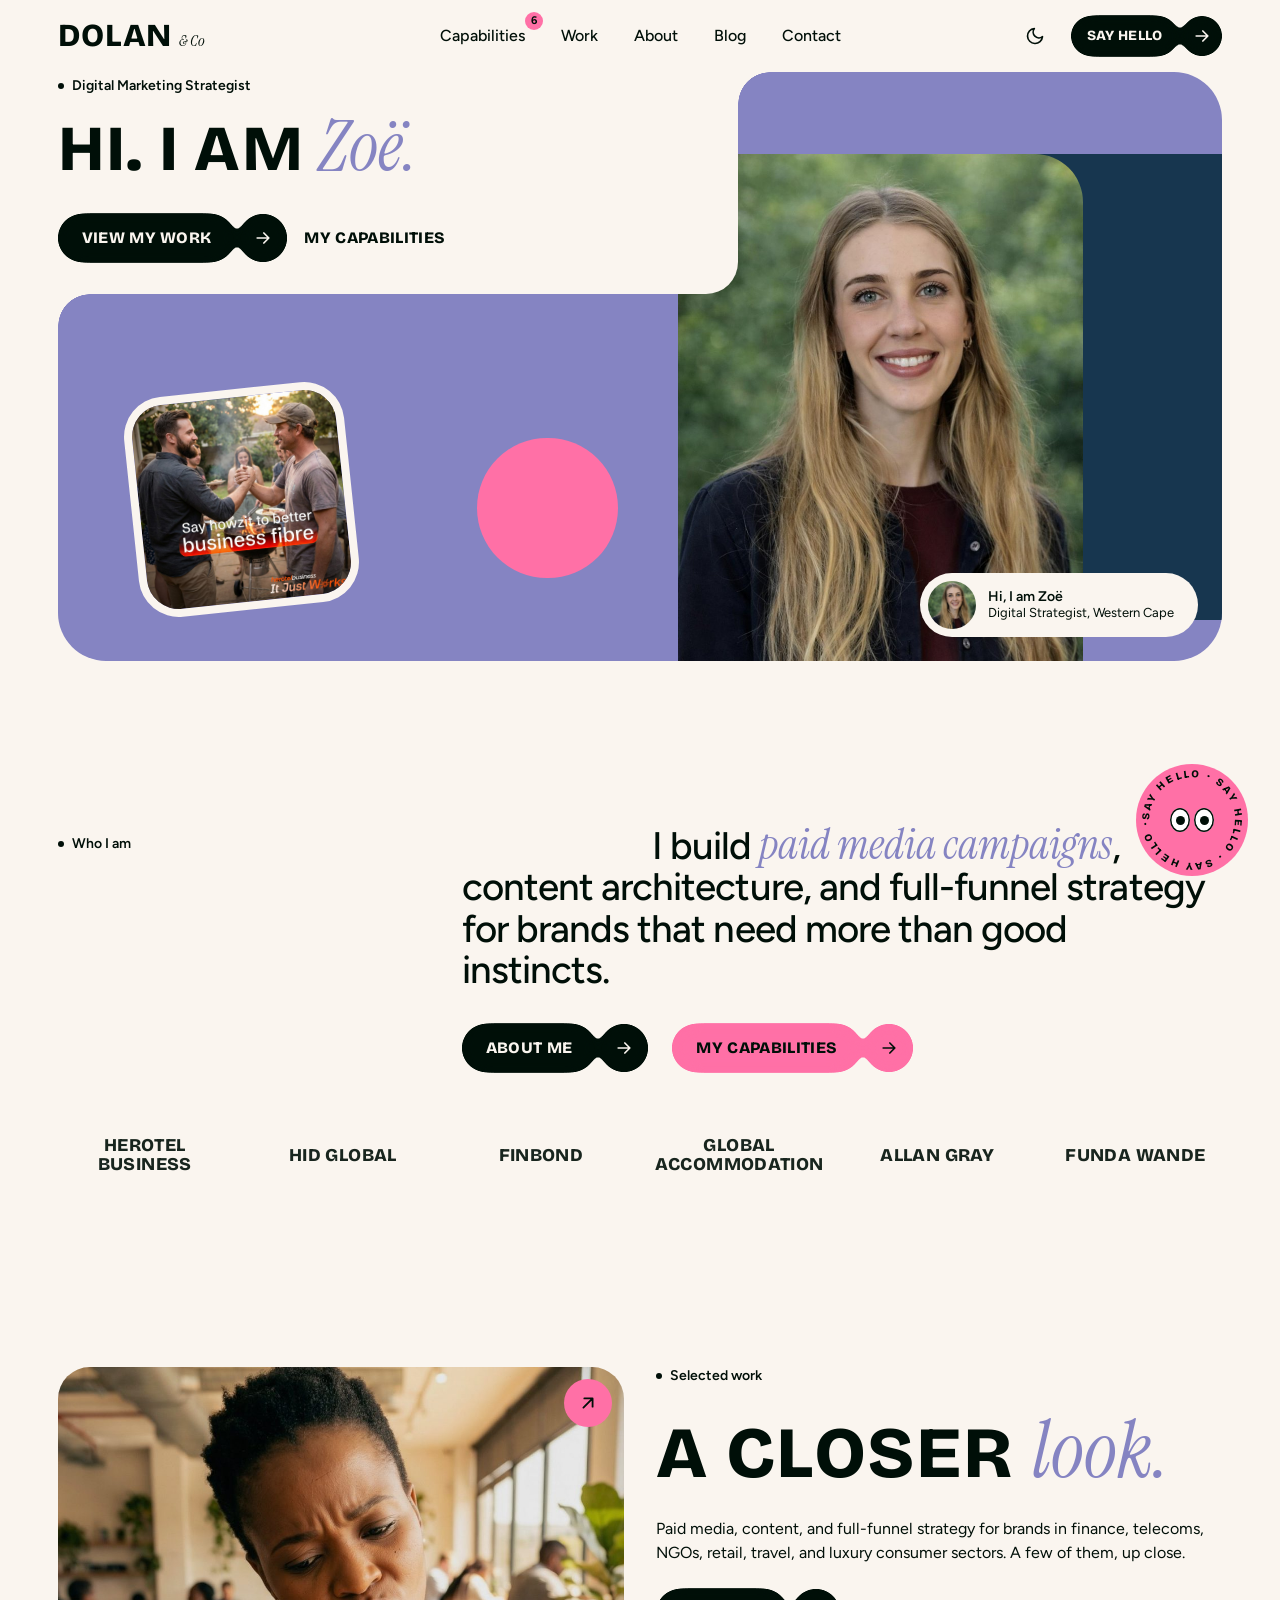
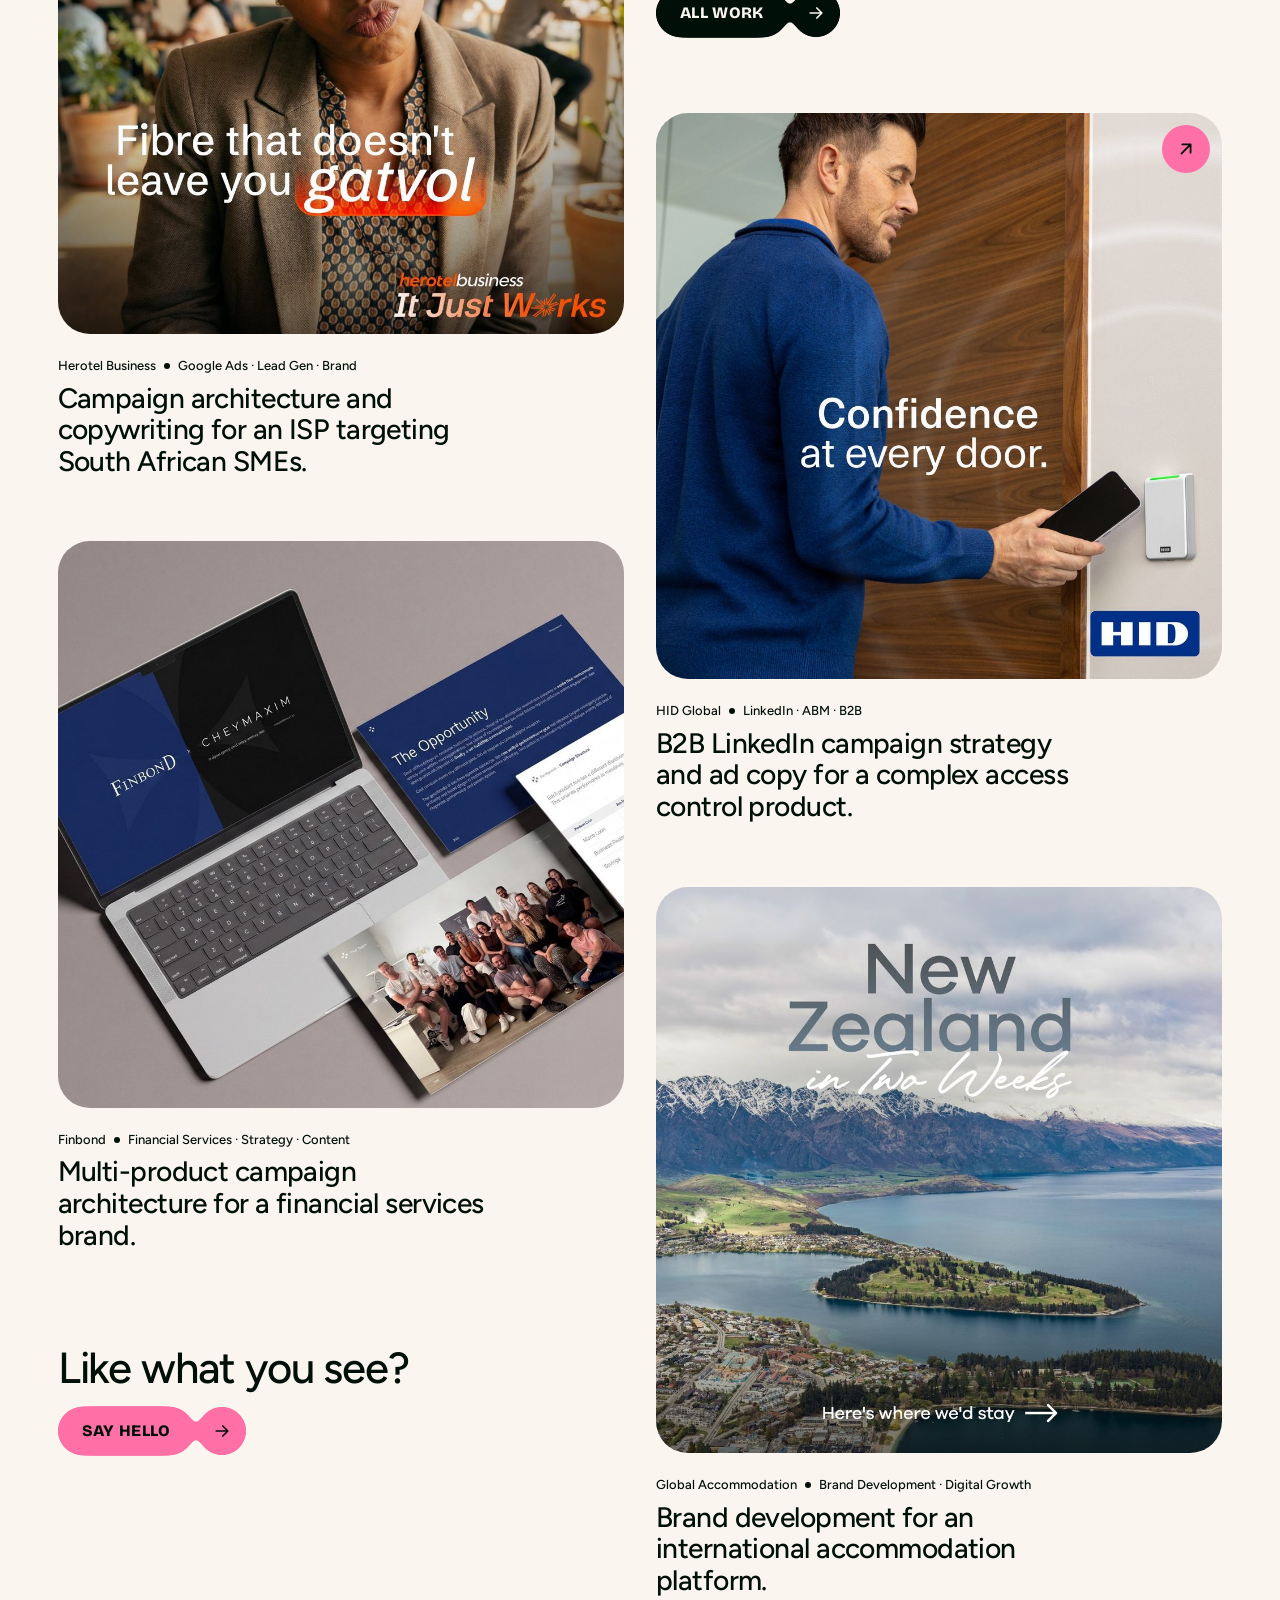
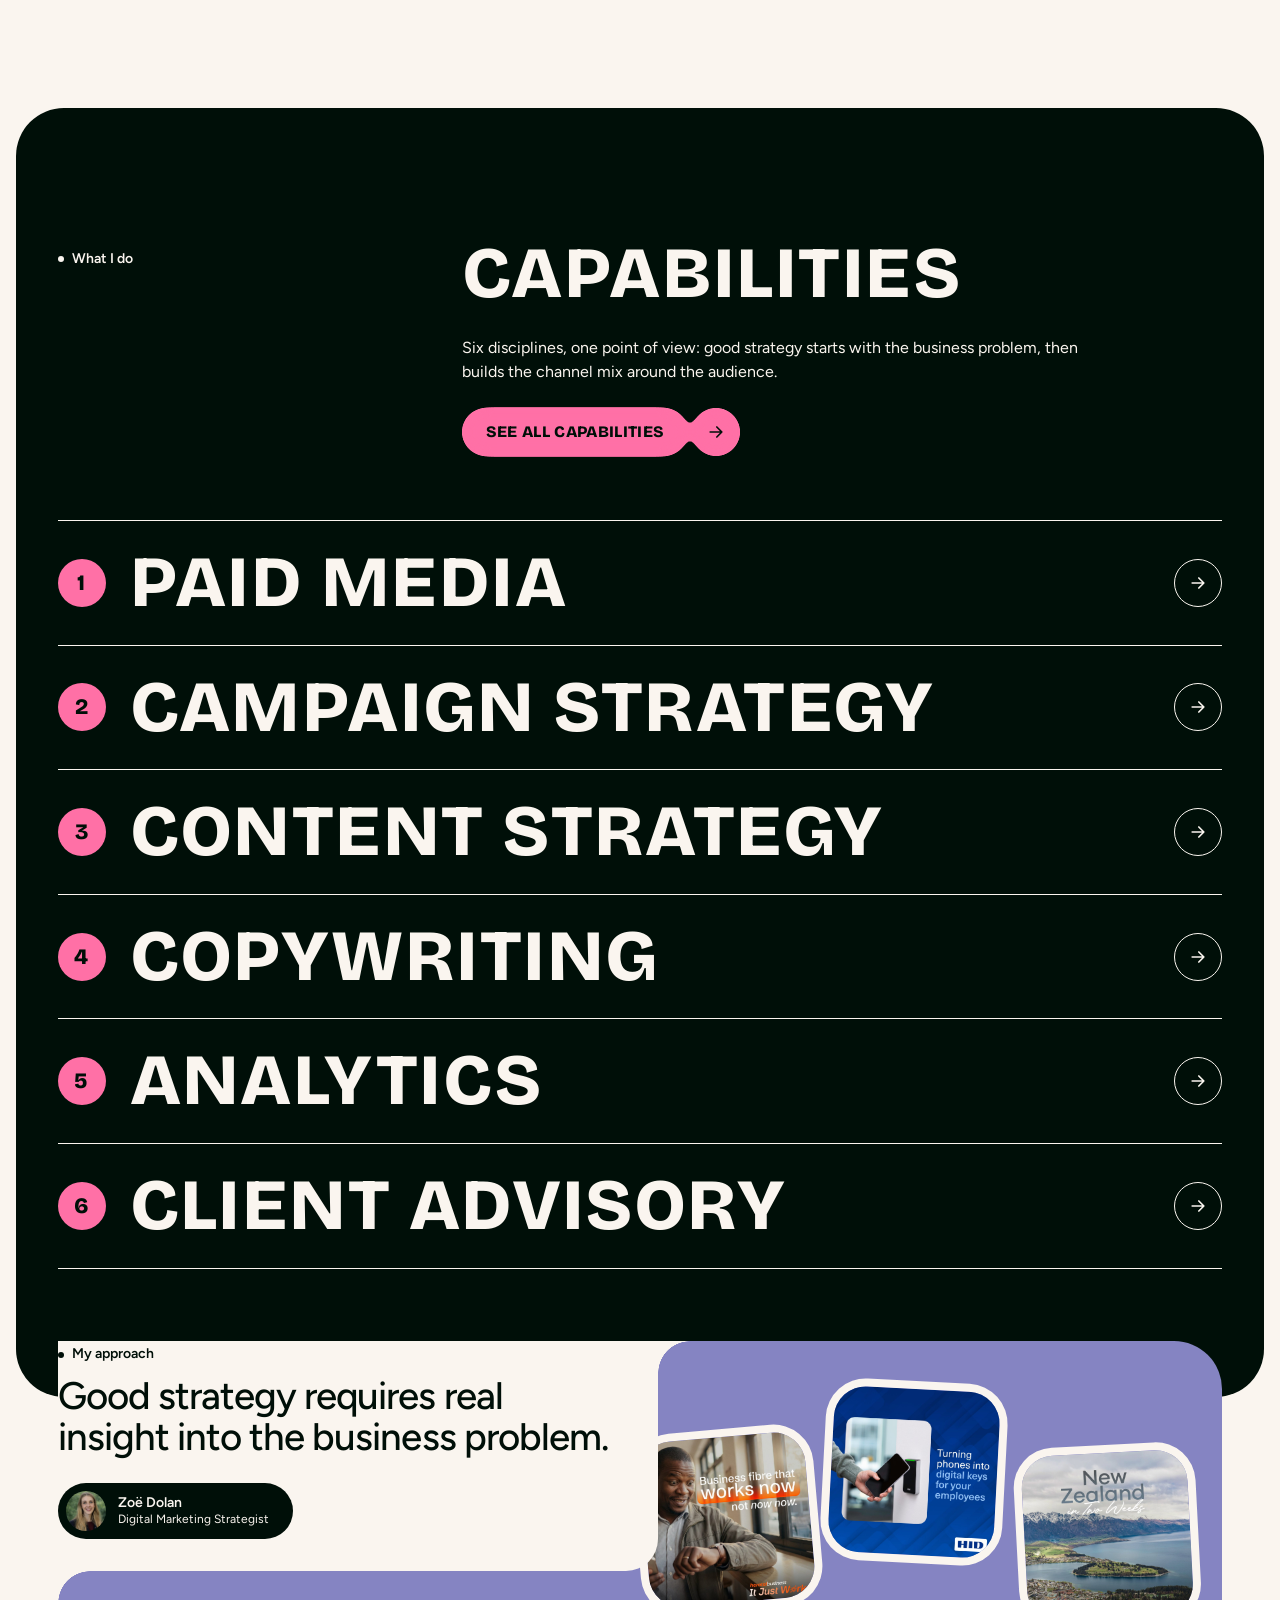
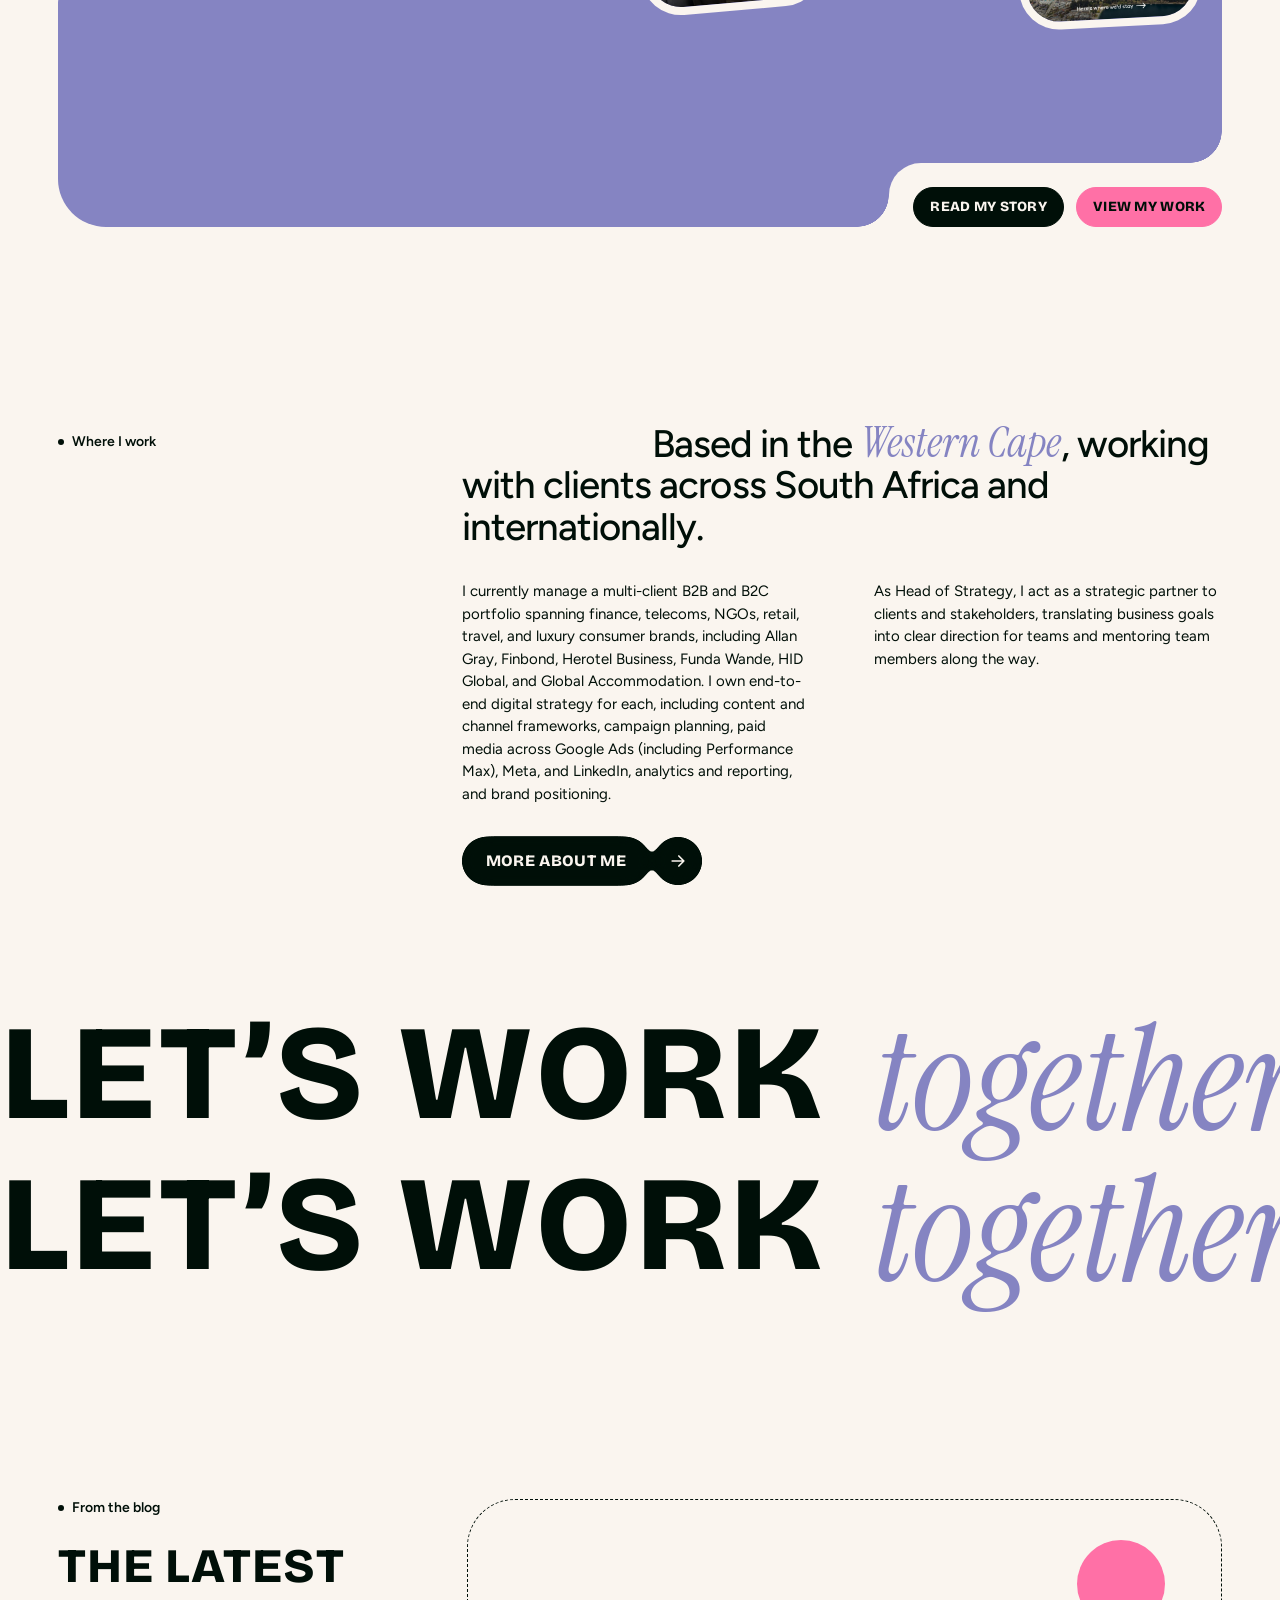
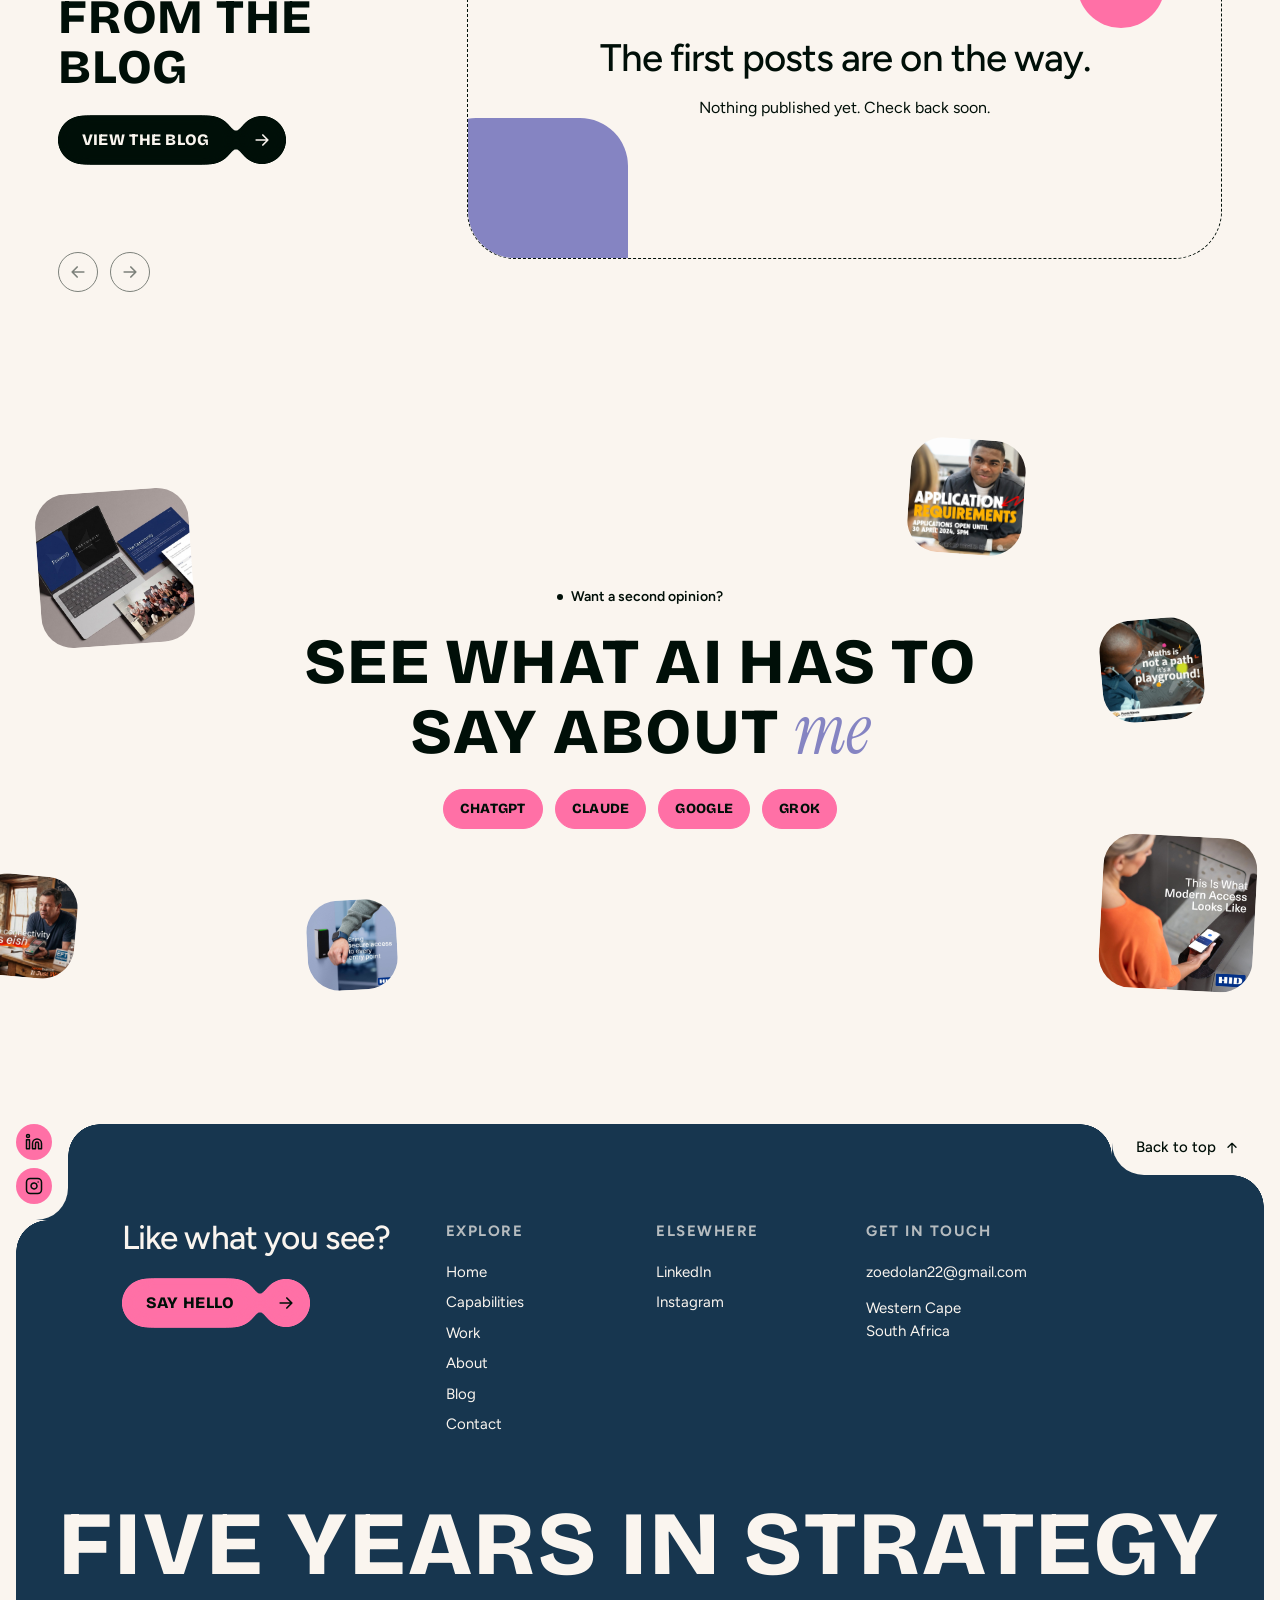
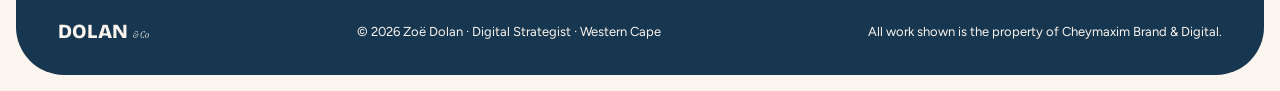
<file: index.html>
<!doctype html>
<html lang="en-ZA">
<head>
<meta charset="utf-8">
<meta name="viewport" content="width=device-width, initial-scale=1, viewport-fit=cover">
<title>Zoë Dolan, Digital Marketing Strategist | Dolan &amp; Co</title>
<meta name="description" content="Zoë Dolan is a Digital Marketing Strategist based in the Western Cape, South Africa. Five years building paid media, content, and full-funnel digital strategy for brands across finance, telecoms, NGOs, retail, travel, and luxury consumer sectors.">
<meta name="theme-color" content="#faf5ef" media="(prefers-color-scheme: light)">
<meta name="theme-color" content="#000f08" media="(prefers-color-scheme: dark)">
<link rel="canonical" href="https://zoedolan22.github.io/dolanandco/">
<link rel="icon" href="favicon.svg" type="image/svg+xml">
<meta property="og:type" content="website">
<meta property="og:site_name" content="Dolan &amp; Co">
<meta property="og:title" content="Zoë Dolan, Digital Marketing Strategist | Dolan &amp; Co">
<meta property="og:description" content="Zoë Dolan is a Digital Marketing Strategist based in the Western Cape, South Africa. Five years building paid media, content, and full-funnel digital strategy for brands across finance, telecoms, NGOs, retail, travel, and luxury consumer sectors.">
<meta property="og:url" content="https://zoedolan22.github.io/dolanandco/">
<meta property="og:image" content="https://zoedolan22.github.io/dolanandco/images/zoe-hero.jpg">
<meta name="twitter:card" content="summary_large_image">
<link rel="preload" href="fonts/BricolageGrotesque-Variable.woff2" as="font" type="font/woff2" crossorigin>
<link rel="preload" href="fonts/Figtree-Variable.woff2" as="font" type="font/woff2" crossorigin>
<script>try{var t=localStorage.getItem('dolan-theme');if(t==='light'||t==='dark')document.documentElement.setAttribute('data-theme',t)}catch(e){}</script>
<link rel="stylesheet" href="tokens.css">
<link rel="stylesheet" href="site.css">
<script type="application/ld+json">{"@context":"https://schema.org","@type":"Person","name":"Zoë Dolan","jobTitle":"Digital Marketing Strategist","url":"https://zoedolan22.github.io/dolanandco/","image":"https://zoedolan22.github.io/dolanandco/images/zoe-hero.jpg","email":"mailto:zoedolan22@gmail.com","address":{"@type":"PostalAddress","addressRegion":"Western Cape","addressCountry":"ZA"},"sameAs":["https://www.linkedin.com/in/zoedolan/","https://www.instagram.com/zo.dolan/"]}</script>
</head>
<body>
<a class="skip" href="#main">Skip to content</a>
<svg class="goo-defs" aria-hidden="true" focusable="false"><defs><filter id="goo" x="-10%" y="-30%" width="120%" height="160%" color-interpolation-filters="sRGB"><feGaussianBlur in="SourceGraphic" stdDeviation="6" result="blur"/><feColorMatrix in="blur" mode="matrix" values="1 0 0 0 0  0 1 0 0 0  0 0 1 0 0  0 0 0 19 -8"/></filter></defs></svg>
<header class="nav" id="top">
<a class="nav__brand" href="index.html" aria-label="Dolan &amp; Co, home"><span class="wordmark display-sm">Dolan <span class="wordmark__co">&amp; Co</span></span></a>
<nav class="nav__links" aria-label="Primary"><a class="nav__link" href="capabilities.html">Capabilities<span class="nav__badge" aria-hidden="true">6</span></a><a class="nav__link" href="work.html">Work</a><a class="nav__link" href="about.html">About</a><a class="nav__link" href="blog.html">Blog</a><a class="nav__link" href="contact.html">Contact</a></nav>
<div class="nav__tools">
<button class="icon-btn" type="button" data-theme-toggle aria-label="Switch to dark mode"><svg class="moon" width="20" height="20" viewBox="0 0 24 24" fill="none" stroke="currentColor" stroke-width="2" stroke-linecap="round" stroke-linejoin="round" aria-hidden="true" focusable="false"><path d="M21 12.8A9 9 0 1 1 11.2 3a7 7 0 0 0 9.8 9.8z"/></svg><svg class="sun" width="20" height="20" viewBox="0 0 24 24" fill="none" stroke="currentColor" stroke-width="2" stroke-linecap="round" stroke-linejoin="round" aria-hidden="true" focusable="false"><circle cx="12" cy="12" r="4"/><path d="M12 2v2M12 20v2M4.9 4.9l1.4 1.4M17.7 17.7l1.4 1.4M2 12h2M20 12h2M4.9 19.1l1.4-1.4M17.7 6.3l1.4-1.4"/></svg></button>
<button class="icon-btn menu-btn" type="button" data-menu-open aria-expanded="false" aria-controls="menu" aria-label="Open menu"><svg class="arrow" width="22" height="22" viewBox="0 0 24 24" fill="none" stroke="currentColor" stroke-width="2" stroke-linecap="round" stroke-linejoin="round" aria-hidden="true" focusable="false"><path d="M4 8h16M4 16h16"/></svg></button>
<a class="btn btn--joined btn--sm" href="contact.html"><span class="btn__goo" aria-hidden="true"><span class="btn__pill"></span><span class="btn__orb"></span></span><span>Say hello</span><span class="btn__icon" aria-hidden="true"><svg class="arrow" width="20" height="20" viewBox="0 0 24 24" fill="none" stroke="currentColor" stroke-width="2" stroke-linecap="round" stroke-linejoin="round" aria-hidden="true" focusable="false"><path d="M5 12h14M13 6l6 6-6 6"/></svg></span></a>
</div>
</header>
<div class="menu" id="menu" role="dialog" aria-modal="true" aria-label="Menu" hidden>
<div class="menu__top"><a class="nav__brand" href="index.html" aria-label="Dolan &amp; Co, home"><span class="wordmark display-sm">Dolan <span class="wordmark__co">&amp; Co</span></span></a>
<button class="icon-btn" type="button" data-menu-close aria-label="Close menu"><svg class="arrow" width="22" height="22" viewBox="0 0 24 24" fill="none" stroke="currentColor" stroke-width="2" stroke-linecap="round" stroke-linejoin="round" aria-hidden="true" focusable="false"><path d="M6 6l12 12M18 6L6 18"/></svg></button></div>
<p class="menu__label label">Have a look around...</p>
<nav class="menu__links" aria-label="Mobile"><a href="index.html">Home</a><a href="capabilities.html">Capabilities</a><a href="work.html">Work</a><a href="about.html">About</a><a href="blog.html">Blog</a><a href="contact.html">Contact</a></nav>
<div class="actions"><a class="btn btn--joined btn--accent" href="contact.html"><span class="btn__goo" aria-hidden="true"><span class="btn__pill"></span><span class="btn__orb"></span></span><span>Say hello</span><span class="btn__icon" aria-hidden="true"><svg class="arrow" width="20" height="20" viewBox="0 0 24 24" fill="none" stroke="currentColor" stroke-width="2" stroke-linecap="round" stroke-linejoin="round" aria-hidden="true" focusable="false"><path d="M5 12h14M13 6l6 6-6 6"/></svg></span></a></div>
</div>
<main id="main" tabindex="-1">
<section class="hero" aria-label="Introduction">
<div class="media hero__media">
<div class="tab tab--tl hero__tab">
<p class="tag">Digital Marketing Strategist</p>
<h1 class="display-lg hero__title headline">Hi. I am <span class="accent-word">Zoë.</span></h1>
<div class="actions"><a class="btn btn--joined" href="work.html"><span class="btn__goo" aria-hidden="true"><span class="btn__pill"></span><span class="btn__orb"></span></span><span>View my work</span><span class="btn__icon" aria-hidden="true"><svg class="arrow" width="20" height="20" viewBox="0 0 24 24" fill="none" stroke="currentColor" stroke-width="2" stroke-linecap="round" stroke-linejoin="round" aria-hidden="true" focusable="false"><path d="M5 12h14M13 6l6 6-6 6"/></svg></span></a><a class="btn btn--quiet" href="capabilities.html">My capabilities</a></div>
</div>
<div class="hero__stage">
<span class="hero__block" aria-hidden="true"></span><span class="hero__dot" aria-hidden="true"></span>
<img class="hero__card" src="images/herotel-ad-3.jpg" alt="" width="1000" height="1000">
<img class="hero__portrait" src="images/zoe-hero.jpg" alt="Portrait of Zoë Dolan" width="800" height="1000" fetchpriority="high">
</div>
<a class="chip" href="about.html"><img src="images/zoe-hero.jpg" alt="" width="48" height="48"><span><span class="chip__t">Hi, I am Zoë</span><span class="chip__s">Digital Strategist, Western Cape</span></span></a>
</div>
</section>

<section class="section" aria-label="Who I am">
<div class="wrap">
<div class="split">
<p class="tag split__label">Who I am</p>
<div class="stack stack--l">
<p class="statement indent">I build <span class="accent-word">paid media campaigns</span>, content architecture, and full-funnel strategy for brands that need more than good instincts.</p>
<div class="actions"><a class="btn btn--joined" href="about.html"><span class="btn__goo" aria-hidden="true"><span class="btn__pill"></span><span class="btn__orb"></span></span><span>About me</span><span class="btn__icon" aria-hidden="true"><svg class="arrow" width="20" height="20" viewBox="0 0 24 24" fill="none" stroke="currentColor" stroke-width="2" stroke-linecap="round" stroke-linejoin="round" aria-hidden="true" focusable="false"><path d="M5 12h14M13 6l6 6-6 6"/></svg></span></a><a class="btn btn--joined btn--accent" href="capabilities.html"><span class="btn__goo" aria-hidden="true"><span class="btn__pill"></span><span class="btn__orb"></span></span><span>My capabilities</span><span class="btn__icon" aria-hidden="true"><svg class="arrow" width="20" height="20" viewBox="0 0 24 24" fill="none" stroke="currentColor" stroke-width="2" stroke-linecap="round" stroke-linejoin="round" aria-hidden="true" focusable="false"><path d="M5 12h14M13 6l6 6-6 6"/></svg></span></a></div>
</div>
</div>
<ul class="brands" aria-label="Brands I have worked with"><li>Herotel Business</li><li>HID Global</li><li>Finbond</li><li>Global Accommodation</li><li>Allan Gray</li><li>Funda Wande</li></ul>
</div>
</section>

<section class="section" id="work" aria-labelledby="work-h">
<div class="wrap">
<div class="work">
<div class="work__col">
<a class="project" href="herotel-business.html"><div class="project__img"><img src="images/herotel-business.jpg" alt="Herotel Business campaign creative: Fibre that doesn’t leave you gatvol" width="1000" height="1000" loading="lazy"><span class="project__orb" aria-hidden="true"><svg class="arrow" width="22" height="22" viewBox="0 0 24 24" fill="none" stroke="currentColor" stroke-width="2" stroke-linecap="round" stroke-linejoin="round" aria-hidden="true" focusable="false"><path d="M7 17L17 7M8 7h9v9"/></svg></span></div><p class="project__meta"><span>Herotel Business</span><i aria-hidden="true"></i><span>Google Ads · Lead Gen · Brand</span></p><h3 class="project__title">Campaign architecture and copywriting for an ISP targeting South African SMEs.</h3></a>
<article class="project"><div class="project__img"><img src="images/finbond.jpg" alt="Finbond x Cheymaxim pitch deck mockup" width="1000" height="1000" loading="lazy"></div><p class="project__meta"><span>Finbond</span><i aria-hidden="true"></i><span>Financial Services · Strategy · Content</span></p><h3 class="project__title">Multi-product campaign architecture for a financial services brand.</h3></article>
<div class="cta-left"><p class="cta-center__t">Like what you see?</p><a class="btn btn--joined btn--accent" href="contact.html"><span class="btn__goo" aria-hidden="true"><span class="btn__pill"></span><span class="btn__orb"></span></span><span>Say hello</span><span class="btn__icon" aria-hidden="true"><svg class="arrow" width="20" height="20" viewBox="0 0 24 24" fill="none" stroke="currentColor" stroke-width="2" stroke-linecap="round" stroke-linejoin="round" aria-hidden="true" focusable="false"><path d="M5 12h14M13 6l6 6-6 6"/></svg></span></a></div>
</div>
<div class="work__col">
<div class="work__intro stack">
<p class="tag">Selected work</p>
<h2 id="work-h" class="display-lg headline">A closer <span class="accent-word">look.</span></h2>
<p class="text">Paid media, content, and full-funnel strategy for brands in finance, telecoms, NGOs, retail, travel, and luxury consumer sectors. A few of them, up close.</p>
<a class="btn btn--joined" href="work.html"><span class="btn__goo" aria-hidden="true"><span class="btn__pill"></span><span class="btn__orb"></span></span><span>All work</span><span class="btn__icon" aria-hidden="true"><svg class="arrow" width="20" height="20" viewBox="0 0 24 24" fill="none" stroke="currentColor" stroke-width="2" stroke-linecap="round" stroke-linejoin="round" aria-hidden="true" focusable="false"><path d="M5 12h14M13 6l6 6-6 6"/></svg></span></a>
</div>
<a class="project" href="hid-global.html"><div class="project__img"><img src="images/hid-global.jpg" alt="HID Global campaign creative: Confidence at every door" width="1000" height="1000" loading="lazy"><span class="project__orb" aria-hidden="true"><svg class="arrow" width="22" height="22" viewBox="0 0 24 24" fill="none" stroke="currentColor" stroke-width="2" stroke-linecap="round" stroke-linejoin="round" aria-hidden="true" focusable="false"><path d="M7 17L17 7M8 7h9v9"/></svg></span></div><p class="project__meta"><span>HID Global</span><i aria-hidden="true"></i><span>LinkedIn · ABM · B2B</span></p><h3 class="project__title">B2B LinkedIn campaign strategy and ad copy for a complex access control product.</h3></a>
<article class="project"><div class="project__img"><img src="images/global-accommodation.jpg" alt="Global Accommodation campaign creative: New Zealand in Two Weeks" width="1000" height="1000" loading="lazy"></div><p class="project__meta"><span>Global Accommodation</span><i aria-hidden="true"></i><span>Brand Development · Digital Growth</span></p><h3 class="project__title">Brand development for an international accommodation platform.</h3></article>
</div>
</div>
</div>
</section>

<section class="band band--onyx" aria-labelledby="cap-h">
<div class="wrap">
<div class="split">
<p class="tag split__label">What I do</p>
<div class="stack">
<h2 id="cap-h" class="display-lg headline">Capabilities</h2>
<p class="text">Six disciplines, one point of view: good strategy starts with the business problem, then builds the channel mix around the audience.</p>
<a class="btn btn--joined btn--accent" href="capabilities.html"><span class="btn__goo" aria-hidden="true"><span class="btn__pill"></span><span class="btn__orb"></span></span><span>See all capabilities</span><span class="btn__icon" aria-hidden="true"><svg class="arrow" width="20" height="20" viewBox="0 0 24 24" fill="none" stroke="currentColor" stroke-width="2" stroke-linecap="round" stroke-linejoin="round" aria-hidden="true" focusable="false"><path d="M5 12h14M13 6l6 6-6 6"/></svg></span></a>
</div>
</div>
<ul class="rows"><li class="row"><a class="row__link" href="capabilities.html#paid-media"><span class="row__n numeral" aria-hidden="true">1</span><span class="row__title display-lg">Paid Media</span><span class="orb" aria-hidden="true"><svg class="arrow" width="20" height="20" viewBox="0 0 24 24" fill="none" stroke="currentColor" stroke-width="2" stroke-linecap="round" stroke-linejoin="round" aria-hidden="true" focusable="false"><path d="M5 12h14M13 6l6 6-6 6"/></svg></span></a></li><li class="row"><a class="row__link" href="capabilities.html#campaign-strategy"><span class="row__n numeral" aria-hidden="true">2</span><span class="row__title display-lg">Campaign Strategy</span><span class="orb" aria-hidden="true"><svg class="arrow" width="20" height="20" viewBox="0 0 24 24" fill="none" stroke="currentColor" stroke-width="2" stroke-linecap="round" stroke-linejoin="round" aria-hidden="true" focusable="false"><path d="M5 12h14M13 6l6 6-6 6"/></svg></span></a></li><li class="row"><a class="row__link" href="capabilities.html#content-strategy"><span class="row__n numeral" aria-hidden="true">3</span><span class="row__title display-lg">Content Strategy</span><span class="orb" aria-hidden="true"><svg class="arrow" width="20" height="20" viewBox="0 0 24 24" fill="none" stroke="currentColor" stroke-width="2" stroke-linecap="round" stroke-linejoin="round" aria-hidden="true" focusable="false"><path d="M5 12h14M13 6l6 6-6 6"/></svg></span></a></li><li class="row"><a class="row__link" href="capabilities.html#copywriting"><span class="row__n numeral" aria-hidden="true">4</span><span class="row__title display-lg">Copywriting</span><span class="orb" aria-hidden="true"><svg class="arrow" width="20" height="20" viewBox="0 0 24 24" fill="none" stroke="currentColor" stroke-width="2" stroke-linecap="round" stroke-linejoin="round" aria-hidden="true" focusable="false"><path d="M5 12h14M13 6l6 6-6 6"/></svg></span></a></li><li class="row"><a class="row__link" href="capabilities.html#analytics"><span class="row__n numeral" aria-hidden="true">5</span><span class="row__title display-lg">Analytics</span><span class="orb" aria-hidden="true"><svg class="arrow" width="20" height="20" viewBox="0 0 24 24" fill="none" stroke="currentColor" stroke-width="2" stroke-linecap="round" stroke-linejoin="round" aria-hidden="true" focusable="false"><path d="M5 12h14M13 6l6 6-6 6"/></svg></span></a></li><li class="row"><a class="row__link" href="capabilities.html#client-advisory"><span class="row__n numeral" aria-hidden="true">6</span><span class="row__title display-lg">Client Advisory</span><span class="orb" aria-hidden="true"><svg class="arrow" width="20" height="20" viewBox="0 0 24 24" fill="none" stroke="currentColor" stroke-width="2" stroke-linecap="round" stroke-linejoin="round" aria-hidden="true" focusable="false"><path d="M5 12h14M13 6l6 6-6 6"/></svg></span></a></li></ul>
</div>
</section>

<section class="section section--quote" aria-label="My approach">
<div class="wrap">
<div class="media quote">
<figure class="tab tab--tl quote__tab">
<p class="tag">My approach</p>
<blockquote class="quote-card__text">Good strategy requires real insight into the business problem.</blockquote>
<figcaption class="person"><img src="images/zoe-hero.jpg" alt="" width="40" height="40"><span><b>Zoë Dolan</b><span>Digital Marketing Strategist</span></span></figcaption>
</figure>
<div class="quote__imgs" aria-hidden="true">
<img src="images/herotel-ad-4.jpg" alt="" width="1000" height="1000" loading="lazy">
<img src="images/hid-ad-3.jpg" alt="" width="1000" height="1000" loading="lazy">
<img src="images/global-accommodation.jpg" alt="" width="1000" height="1000" loading="lazy">
</div>
<div class="tab tab--br quote__tab2"><a class="btn btn--sm" href="about.html">Read my story</a><a class="btn btn--accent btn--sm" href="work.html">View my work</a></div>
</div>
</div>
</section>

<section class="section" aria-label="Where I work">
<div class="wrap split">
<p class="tag split__label">Where I work</p>
<div class="stack stack--l">
<p class="statement indent">Based in the <span class="accent-word">Western Cape</span>, working with clients across South Africa and internationally.</p>
<div class="two where__body">
<p class="text">I currently manage a multi-client B2B and B2C portfolio spanning finance, telecoms, NGOs, retail, travel, and luxury consumer brands, including Allan Gray, Finbond, Herotel Business, Funda Wande, HID Global, and Global Accommodation. I own end-to-end digital strategy for each, including content and channel frameworks, campaign planning, paid media across Google Ads (including Performance Max), Meta, and LinkedIn, analytics and reporting, and brand positioning.</p>
<p class="text">As Head of Strategy, I act as a strategic partner to clients and stakeholders, translating business goals into clear direction for teams and mentoring team members along the way.</p>
</div>
<a class="btn btn--joined" href="about.html"><span class="btn__goo" aria-hidden="true"><span class="btn__pill"></span><span class="btn__orb"></span></span><span>More about me</span><span class="btn__icon" aria-hidden="true"><svg class="arrow" width="20" height="20" viewBox="0 0 24 24" fill="none" stroke="currentColor" stroke-width="2" stroke-linecap="round" stroke-linejoin="round" aria-hidden="true" focusable="false"><path d="M5 12h14M13 6l6 6-6 6"/></svg></span></a>
</div>
</div>
</section>

<a class="loop" href="contact.html" aria-label="Let’s work together. Get in touch.">
<div class="loop__row" aria-hidden="true"><span>Let’s work</span><span class="accent-word">together.</span><span>Let’s work</span><span class="accent-word">together.</span></div>
<div class="loop__row loop__row--r" aria-hidden="true"><span>Let’s work</span><span class="accent-word">together.</span><span>Let’s work</span><span class="accent-word">together.</span></div>
</a>

<section class="section" aria-labelledby="blog-h">
<div class="wrap blog-row">
<div class="blog-row__side">
<p class="tag">From the blog</p>
<h2 id="blog-h" class="display-md headline">The latest from the blog</h2>
<a class="btn btn--joined" href="blog.html"><span class="btn__goo" aria-hidden="true"><span class="btn__pill"></span><span class="btn__orb"></span></span><span>View the blog</span><span class="btn__icon" aria-hidden="true"><svg class="arrow" width="20" height="20" viewBox="0 0 24 24" fill="none" stroke="currentColor" stroke-width="2" stroke-linecap="round" stroke-linejoin="round" aria-hidden="true" focusable="false"><path d="M5 12h14M13 6l6 6-6 6"/></svg></span></a>
<div class="arrows" aria-hidden="true"><span class="icon-btn" aria-disabled="true"><svg class="arrow" width="20" height="20" viewBox="0 0 24 24" fill="none" stroke="currentColor" stroke-width="2" stroke-linecap="round" stroke-linejoin="round" aria-hidden="true" focusable="false"><path d="M19 12H5M11 6l-6 6 6 6"/></svg></span><span class="icon-btn" aria-disabled="true"><svg class="arrow" width="20" height="20" viewBox="0 0 24 24" fill="none" stroke="currentColor" stroke-width="2" stroke-linecap="round" stroke-linejoin="round" aria-hidden="true" focusable="false"><path d="M5 12h14M13 6l6 6-6 6"/></svg></span></div>
</div>
<div class="empty">
<h3 class="empty__title">The first posts are on the way.</h3>
<p class="empty__text">Nothing published yet. Check back soon.</p>
</div>
</div>
</section>

<section class="ai" aria-labelledby="ai-h">
<img class="ai__img ai__img--1" src="images/finbond.jpg" alt="" width="300" height="300" loading="lazy">
<img class="ai__img ai__img--2" src="images/herotel-ad-5.jpg" alt="" width="300" height="300" loading="lazy">
<img class="ai__img ai__img--3" src="images/hid-ad-1.jpg" alt="" width="300" height="300" loading="lazy">
<img class="ai__img ai__img--4" src="images/allan-gray-philanthropies.jpg" alt="" width="300" height="300" loading="lazy">
<img class="ai__img ai__img--5" src="images/funda-wande.jpg" alt="" width="300" height="300" loading="lazy">
<img class="ai__img ai__img--6" src="images/hid-ad-4.jpg" alt="" width="300" height="300" loading="lazy">
<div class="ai__inner">
<p class="tag">Want a second opinion?</p>
<h2 id="ai-h" class="display-lg ai__title headline">See what AI has to say about <span class="accent-word">me</span></h2>
<div class="ai__pills"><a class="btn btn--accent btn--sm" href="https://chatgpt.com/?q=Tell%20me%20about%20Zo%C3%AB%20Dolan%2C%20a%20digital%20marketing%20strategist%20in%20the%20Western%20Cape%2C%20South%20Africa%2C%20using%20her%20website%20https%3A//zoedolan22.github.io/dolanandco/%20as%20the%20starting%20point.%20What%20does%20she%20do%2C%20who%20has%20she%20worked%20with%2C%20and%20what%20kind%20of%20work%20is%20she%20best%20suited%20to%3F">ChatGPT</a><a class="btn btn--accent btn--sm" href="https://claude.ai/new?q=Tell%20me%20about%20Zo%C3%AB%20Dolan%2C%20a%20digital%20marketing%20strategist%20in%20the%20Western%20Cape%2C%20South%20Africa%2C%20using%20her%20website%20https%3A//zoedolan22.github.io/dolanandco/%20as%20the%20starting%20point.%20What%20does%20she%20do%2C%20who%20has%20she%20worked%20with%2C%20and%20what%20kind%20of%20work%20is%20she%20best%20suited%20to%3F">Claude</a><a class="btn btn--accent btn--sm" href="https://www.google.com/search?udm=50&q=Tell%20me%20about%20Zo%C3%AB%20Dolan%2C%20a%20digital%20marketing%20strategist%20in%20the%20Western%20Cape%2C%20South%20Africa%2C%20using%20her%20website%20https%3A//zoedolan22.github.io/dolanandco/%20as%20the%20starting%20point.%20What%20does%20she%20do%2C%20who%20has%20she%20worked%20with%2C%20and%20what%20kind%20of%20work%20is%20she%20best%20suited%20to%3F">Google</a><a class="btn btn--accent btn--sm" href="https://grok.com/?q=Tell%20me%20about%20Zo%C3%AB%20Dolan%2C%20a%20digital%20marketing%20strategist%20in%20the%20Western%20Cape%2C%20South%20Africa%2C%20using%20her%20website%20https%3A//zoedolan22.github.io/dolanandco/%20as%20the%20starting%20point.%20What%20does%20she%20do%2C%20who%20has%20she%20worked%20with%2C%20and%20what%20kind%20of%20work%20is%20she%20best%20suited%20to%3F">Grok</a></div>
</div>
</section>
</main>
<footer class="footer">
<a class="tab tab--tr footer__top" href="#top">Back to top <svg class="arrow" width="16" height="16" viewBox="0 0 24 24" fill="none" stroke="currentColor" stroke-width="2" stroke-linecap="round" stroke-linejoin="round" aria-hidden="true" focusable="false"><path d="M12 19V5M6 11l6-6 6 6"/></svg></a>
<div class="tab tab--tl footer__rail"><a href="https://www.linkedin.com/in/zoedolan/" aria-label="LinkedIn"><svg class="arrow" width="18" height="18" viewBox="0 0 24 24" fill="none" stroke="currentColor" stroke-width="2" stroke-linecap="round" stroke-linejoin="round" aria-hidden="true" focusable="false"><path d="M16 8a6 6 0 0 1 6 6v7h-4v-7a2 2 0 0 0-4 0v7h-4v-7a6 6 0 0 1 6-6z"/><rect x="2" y="9" width="4" height="12"/><circle cx="4" cy="4" r="2"/></svg></a><a href="https://www.instagram.com/zo.dolan/" aria-label="Instagram"><svg class="arrow" width="18" height="18" viewBox="0 0 24 24" fill="none" stroke="currentColor" stroke-width="2" stroke-linecap="round" stroke-linejoin="round" aria-hidden="true" focusable="false"><rect x="2" y="2" width="20" height="20" rx="5" ry="5"/><path d="M16 11.37A4 4 0 1 1 12.63 8 4 4 0 0 1 16 11.37z"/><path d="M17.5 6.5h.01"/></svg></a></div>
<div class="footer__grid">
<div class="footer__cta"><p class="footer__cta-t">Like what you see?</p><a class="btn btn--joined btn--accent" href="contact.html"><span class="btn__goo" aria-hidden="true"><span class="btn__pill"></span><span class="btn__orb"></span></span><span>Say hello</span><span class="btn__icon" aria-hidden="true"><svg class="arrow" width="20" height="20" viewBox="0 0 24 24" fill="none" stroke="currentColor" stroke-width="2" stroke-linecap="round" stroke-linejoin="round" aria-hidden="true" focusable="false"><path d="M5 12h14M13 6l6 6-6 6"/></svg></span></a></div>
<nav class="footer__col" aria-label="Explore"><p class="footer__h label">Explore</p><ul>
<li><a href="index.html">Home</a></li><li><a href="capabilities.html">Capabilities</a></li><li><a href="work.html">Work</a></li>
<li><a href="about.html">About</a></li><li><a href="blog.html">Blog</a></li><li><a href="contact.html">Contact</a></li></ul></nav>
<div class="footer__col"><p class="footer__h label">Elsewhere</p><ul>
<li><a href="https://www.linkedin.com/in/zoedolan/">LinkedIn</a></li><li><a href="https://www.instagram.com/zo.dolan/">Instagram</a></li></ul></div>
<div class="footer__col"><p class="footer__h label">Get in touch</p>
<p><a href="mailto:zoedolan22@gmail.com">zoedolan22@gmail.com</a></p><p>Western Cape<br>South Africa</p></div>
</div>
<div class="footer__ghostwrap"><p class="footer__ghost" aria-hidden="true">Five years in strategy</p></div>
<div class="footer__bar"><a class="nav__brand" href="index.html" aria-label="Dolan &amp; Co, home"><span class="wordmark heading">Dolan <span class="wordmark__co">&amp; Co</span></span></a>
<p>© 2026 Zoë Dolan · Digital Strategist · Western Cape</p>
<p>All work shown is the property of Cheymaxim Brand &amp; Digital.</p></div>
</footer>
<a class="badge" href="contact.html" aria-label="Say hello, get in touch">
<svg class="badge__ring" viewBox="0 0 112 112" aria-hidden="true" focusable="false"><defs><path id="ring" d="M56,56 m-43,0 a43,43 0 1,1 86,0 a43,43 0 1,1 -86,0"/></defs>
<text><textPath href="#ring" textLength="268" lengthAdjust="spacing">Say hello · Say hello · Say hello · </textPath></text></svg>
<span class="eyes" aria-hidden="true"><i><b></b></i><i><b></b></i></span></a>
<script src="site.js" defer></script>
</body>
</html>
</file>
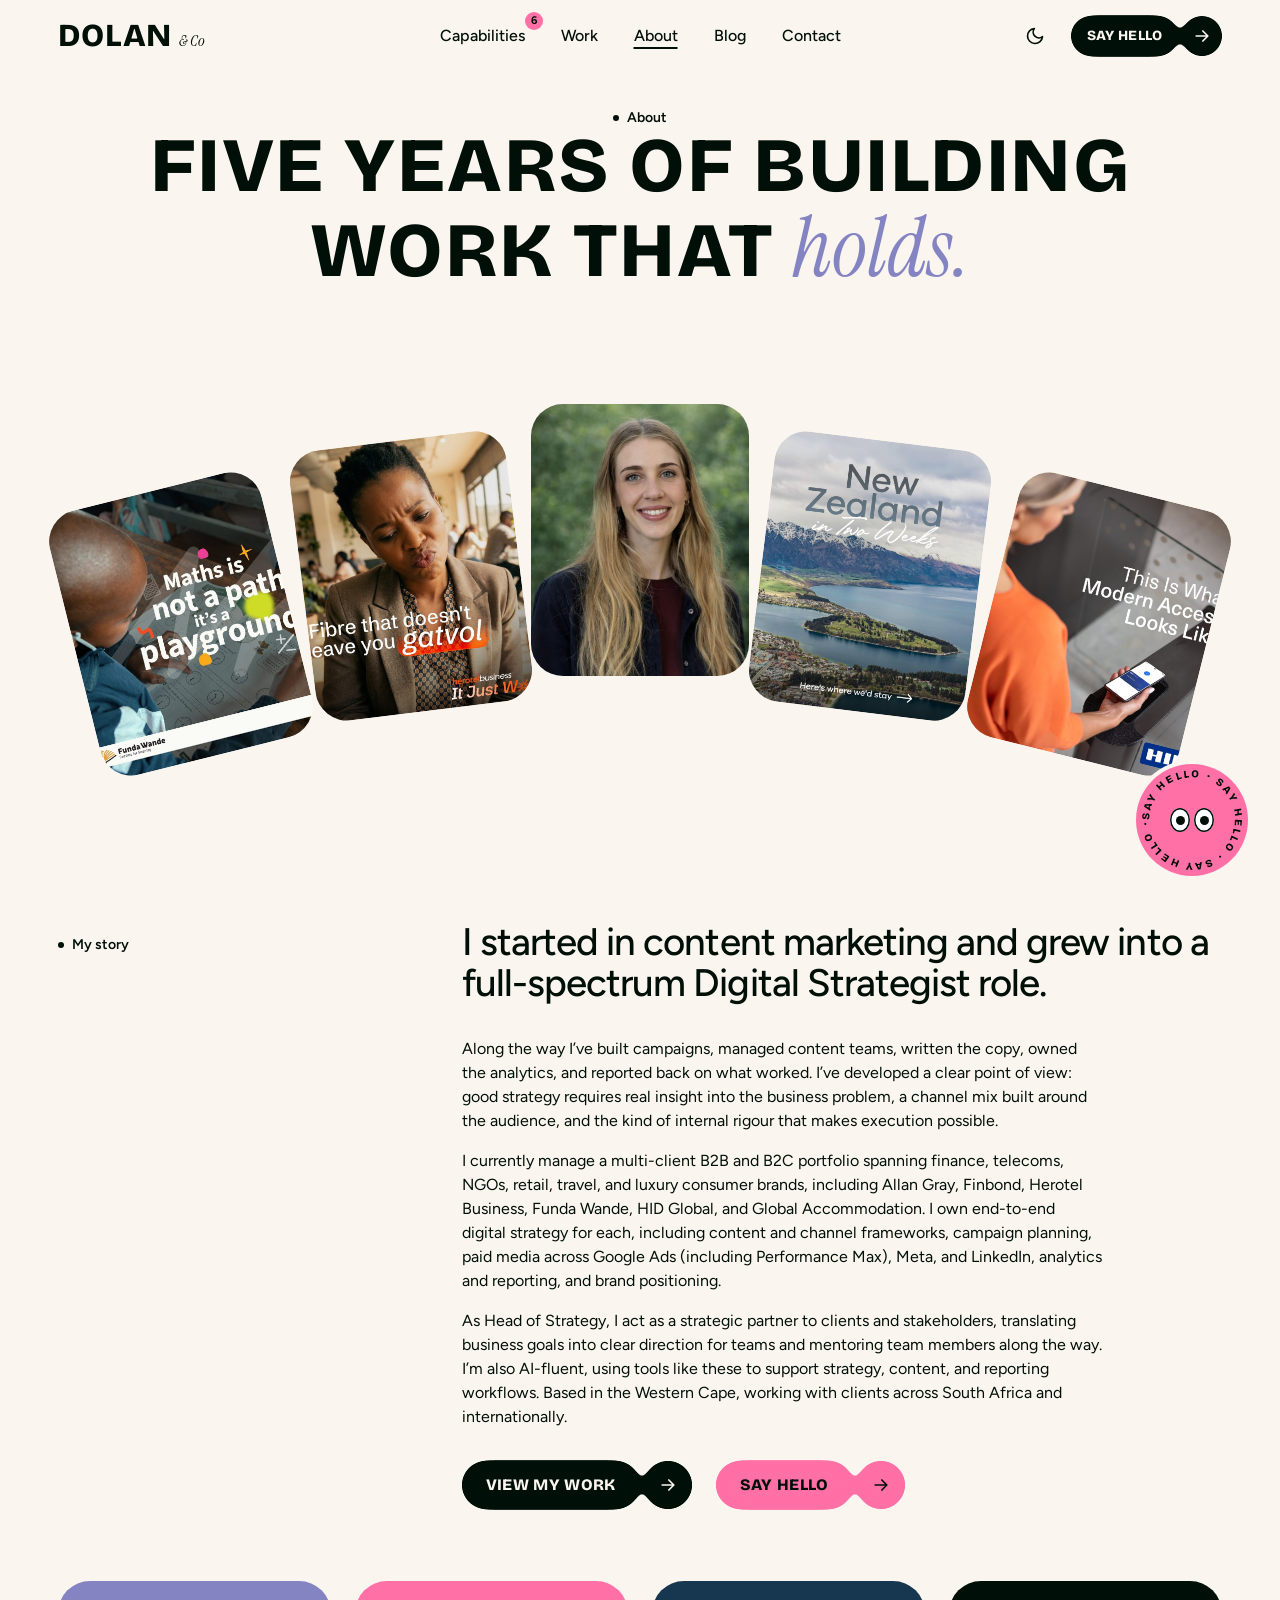
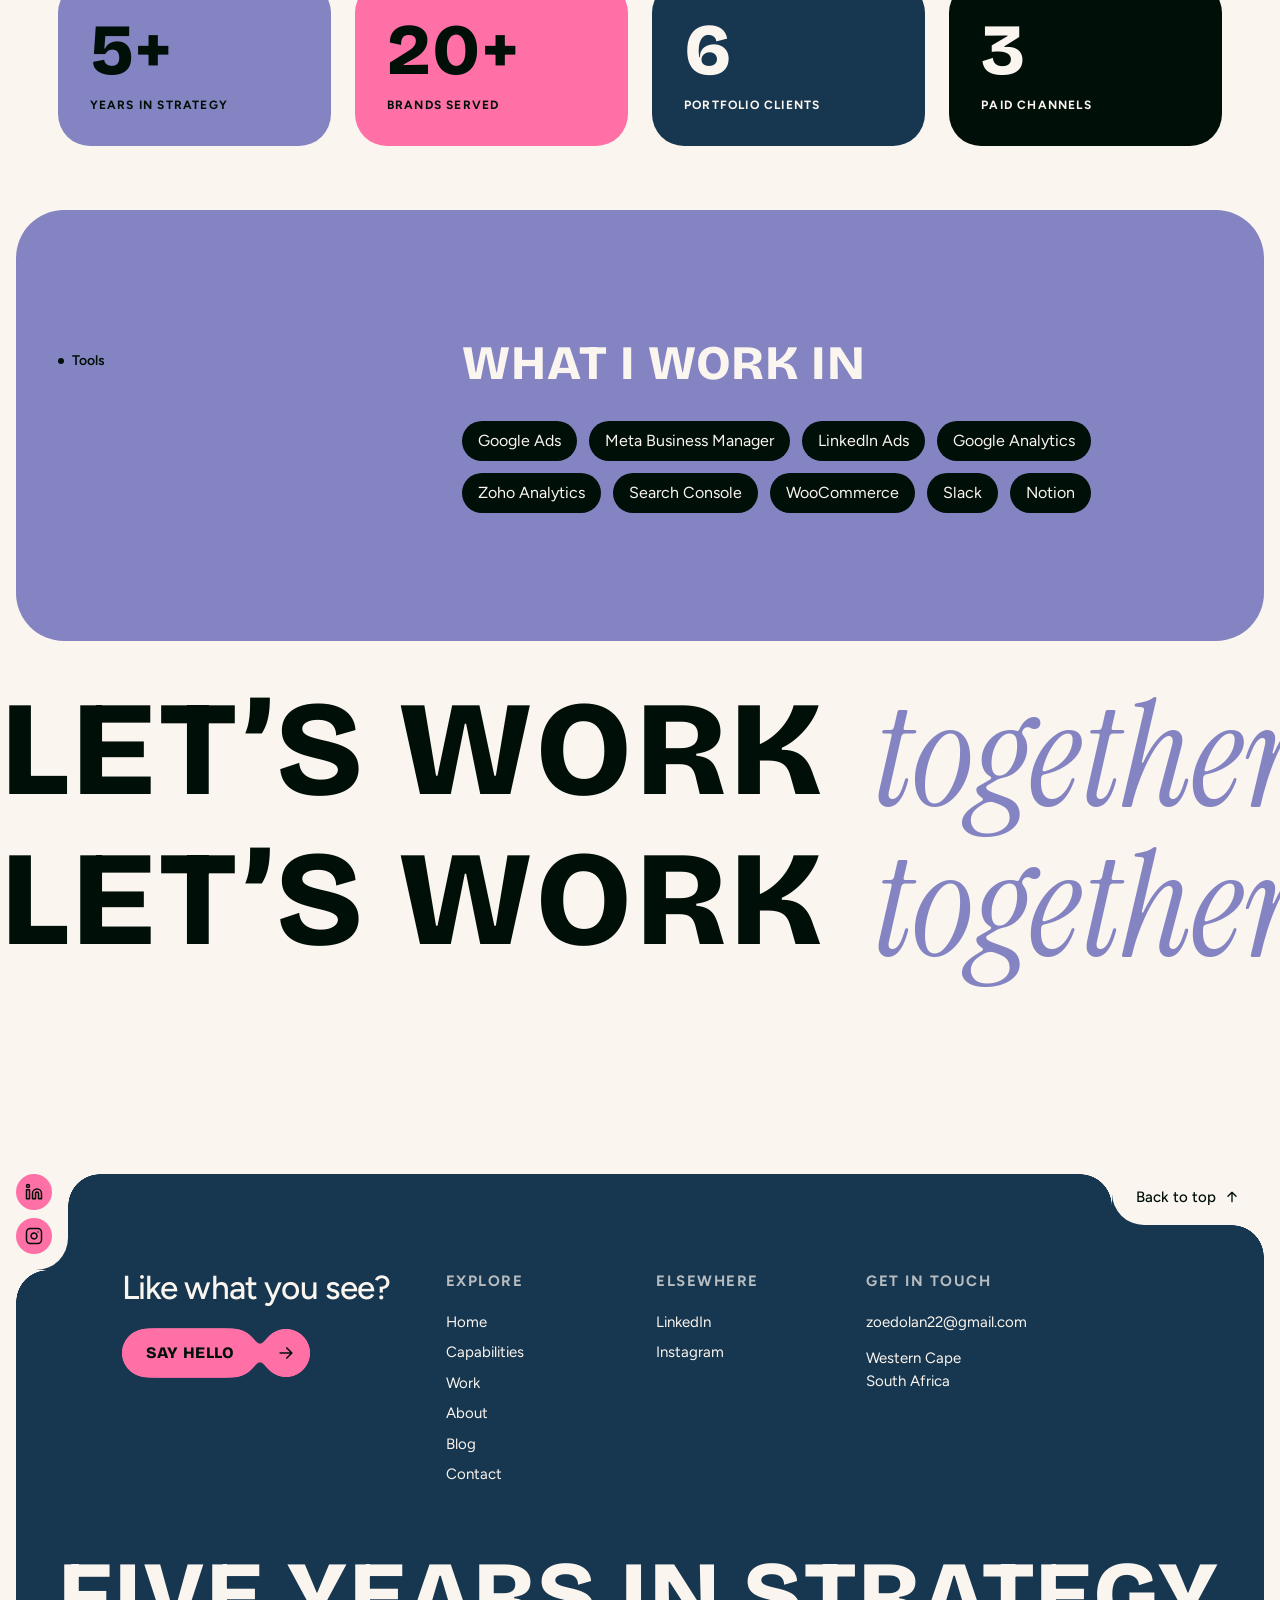
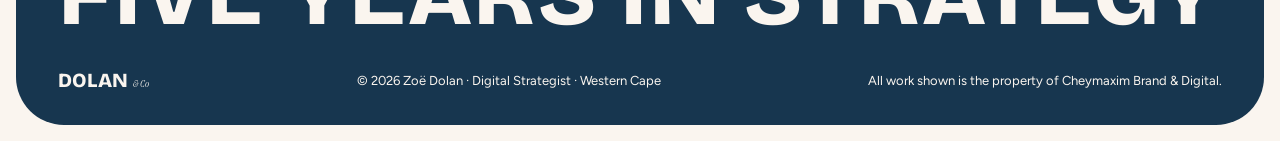
<file: about.html>
<!doctype html>
<html lang="en-ZA">
<head>
<meta charset="utf-8">
<meta name="viewport" content="width=device-width, initial-scale=1, viewport-fit=cover">
<title>About Zoë Dolan | Dolan &amp; Co</title>
<meta name="description" content="Zoë Dolan started in content marketing and grew into a full-spectrum Digital Strategist and Head of Strategy. Based in the Western Cape, working with clients across South Africa and internationally.">
<meta name="theme-color" content="#faf5ef" media="(prefers-color-scheme: light)">
<meta name="theme-color" content="#000f08" media="(prefers-color-scheme: dark)">
<link rel="canonical" href="https://zoedolan22.github.io/dolanandco/about.html">
<link rel="icon" href="favicon.svg" type="image/svg+xml">
<meta property="og:type" content="website">
<meta property="og:site_name" content="Dolan &amp; Co">
<meta property="og:title" content="About Zoë Dolan | Dolan &amp; Co">
<meta property="og:description" content="Zoë Dolan started in content marketing and grew into a full-spectrum Digital Strategist and Head of Strategy. Based in the Western Cape, working with clients across South Africa and internationally.">
<meta property="og:url" content="https://zoedolan22.github.io/dolanandco/about.html">
<meta property="og:image" content="https://zoedolan22.github.io/dolanandco/images/zoe-about.jpg">
<meta name="twitter:card" content="summary_large_image">
<link rel="preload" href="fonts/BricolageGrotesque-Variable.woff2" as="font" type="font/woff2" crossorigin>
<link rel="preload" href="fonts/Figtree-Variable.woff2" as="font" type="font/woff2" crossorigin>
<script>try{var t=localStorage.getItem('dolan-theme');if(t==='light'||t==='dark')document.documentElement.setAttribute('data-theme',t)}catch(e){}</script>
<link rel="stylesheet" href="tokens.css">
<link rel="stylesheet" href="site.css">
</head>
<body>
<a class="skip" href="#main">Skip to content</a>
<svg class="goo-defs" aria-hidden="true" focusable="false"><defs><filter id="goo" x="-10%" y="-30%" width="120%" height="160%" color-interpolation-filters="sRGB"><feGaussianBlur in="SourceGraphic" stdDeviation="6" result="blur"/><feColorMatrix in="blur" mode="matrix" values="1 0 0 0 0  0 1 0 0 0  0 0 1 0 0  0 0 0 19 -8"/></filter></defs></svg>
<header class="nav" id="top">
<a class="nav__brand" href="index.html" aria-label="Dolan &amp; Co, home"><span class="wordmark display-sm">Dolan <span class="wordmark__co">&amp; Co</span></span></a>
<nav class="nav__links" aria-label="Primary"><a class="nav__link" href="capabilities.html">Capabilities<span class="nav__badge" aria-hidden="true">6</span></a><a class="nav__link" href="work.html">Work</a><a class="nav__link" href="about.html" aria-current="page">About</a><a class="nav__link" href="blog.html">Blog</a><a class="nav__link" href="contact.html">Contact</a></nav>
<div class="nav__tools">
<button class="icon-btn" type="button" data-theme-toggle aria-label="Switch to dark mode"><svg class="moon" width="20" height="20" viewBox="0 0 24 24" fill="none" stroke="currentColor" stroke-width="2" stroke-linecap="round" stroke-linejoin="round" aria-hidden="true" focusable="false"><path d="M21 12.8A9 9 0 1 1 11.2 3a7 7 0 0 0 9.8 9.8z"/></svg><svg class="sun" width="20" height="20" viewBox="0 0 24 24" fill="none" stroke="currentColor" stroke-width="2" stroke-linecap="round" stroke-linejoin="round" aria-hidden="true" focusable="false"><circle cx="12" cy="12" r="4"/><path d="M12 2v2M12 20v2M4.9 4.9l1.4 1.4M17.7 17.7l1.4 1.4M2 12h2M20 12h2M4.9 19.1l1.4-1.4M17.7 6.3l1.4-1.4"/></svg></button>
<button class="icon-btn menu-btn" type="button" data-menu-open aria-expanded="false" aria-controls="menu" aria-label="Open menu"><svg class="arrow" width="22" height="22" viewBox="0 0 24 24" fill="none" stroke="currentColor" stroke-width="2" stroke-linecap="round" stroke-linejoin="round" aria-hidden="true" focusable="false"><path d="M4 8h16M4 16h16"/></svg></button>
<a class="btn btn--joined btn--sm" href="contact.html"><span class="btn__goo" aria-hidden="true"><span class="btn__pill"></span><span class="btn__orb"></span></span><span>Say hello</span><span class="btn__icon" aria-hidden="true"><svg class="arrow" width="20" height="20" viewBox="0 0 24 24" fill="none" stroke="currentColor" stroke-width="2" stroke-linecap="round" stroke-linejoin="round" aria-hidden="true" focusable="false"><path d="M5 12h14M13 6l6 6-6 6"/></svg></span></a>
</div>
</header>
<div class="menu" id="menu" role="dialog" aria-modal="true" aria-label="Menu" hidden>
<div class="menu__top"><a class="nav__brand" href="index.html" aria-label="Dolan &amp; Co, home"><span class="wordmark display-sm">Dolan <span class="wordmark__co">&amp; Co</span></span></a>
<button class="icon-btn" type="button" data-menu-close aria-label="Close menu"><svg class="arrow" width="22" height="22" viewBox="0 0 24 24" fill="none" stroke="currentColor" stroke-width="2" stroke-linecap="round" stroke-linejoin="round" aria-hidden="true" focusable="false"><path d="M6 6l12 12M18 6L6 18"/></svg></button></div>
<p class="menu__label label">Have a look around...</p>
<nav class="menu__links" aria-label="Mobile"><a href="index.html">Home</a><a href="capabilities.html">Capabilities</a><a href="work.html">Work</a><a href="about.html">About</a><a href="blog.html">Blog</a><a href="contact.html">Contact</a></nav>
<div class="actions"><a class="btn btn--joined btn--accent" href="contact.html"><span class="btn__goo" aria-hidden="true"><span class="btn__pill"></span><span class="btn__orb"></span></span><span>Say hello</span><span class="btn__icon" aria-hidden="true"><svg class="arrow" width="20" height="20" viewBox="0 0 24 24" fill="none" stroke="currentColor" stroke-width="2" stroke-linecap="round" stroke-linejoin="round" aria-hidden="true" focusable="false"><path d="M5 12h14M13 6l6 6-6 6"/></svg></span></a></div>
</div>
<main id="main" tabindex="-1">
<section class="about-hero">
<p class="tag">About</p>
<h1 class="display-xl big-title headline">Five years of building work that <span class="accent-word">holds.</span></h1>
<div class="fan"><img src="images/funda-wande.jpg" alt="" width="400" height="500" loading="lazy"><img src="images/herotel-business.jpg" alt="" width="400" height="500" loading="lazy"><img src="images/zoe-about.jpg" alt="Zoë Dolan" width="400" height="500" loading="lazy"><img src="images/global-accommodation.jpg" alt="" width="400" height="500" loading="lazy"><img src="images/hid-ad-4.jpg" alt="" width="400" height="500" loading="lazy"></div>
</section>
<section class="section section--tight" aria-label="My story">
<div class="wrap split">
<p class="tag split__label">My story</p>
<div class="stack stack--l">
<p class="statement">I started in content marketing and grew into a full-spectrum Digital Strategist role.</p>
<div>
<p class="text">Along the way I’ve built campaigns, managed content teams, written the copy, owned the analytics, and reported back on what worked. I’ve developed a clear point of view: good strategy requires real insight into the business problem, a channel mix built around the audience, and the kind of internal rigour that makes execution possible.</p>
<p class="text">I currently manage a multi-client B2B and B2C portfolio spanning finance, telecoms, NGOs, retail, travel, and luxury consumer brands, including Allan Gray, Finbond, Herotel Business, Funda Wande, HID Global, and Global Accommodation. I own end-to-end digital strategy for each, including content and channel frameworks, campaign planning, paid media across Google Ads (including Performance Max), Meta, and LinkedIn, analytics and reporting, and brand positioning.</p>
<p class="text">As Head of Strategy, I act as a strategic partner to clients and stakeholders, translating business goals into clear direction for teams and mentoring team members along the way. I’m also AI-fluent, using tools like these to support strategy, content, and reporting workflows. Based in the Western Cape, working with clients across South Africa and internationally.</p>
</div>
<div class="actions"><a class="btn btn--joined" href="work.html"><span class="btn__goo" aria-hidden="true"><span class="btn__pill"></span><span class="btn__orb"></span></span><span>View my work</span><span class="btn__icon" aria-hidden="true"><svg class="arrow" width="20" height="20" viewBox="0 0 24 24" fill="none" stroke="currentColor" stroke-width="2" stroke-linecap="round" stroke-linejoin="round" aria-hidden="true" focusable="false"><path d="M5 12h14M13 6l6 6-6 6"/></svg></span></a><a class="btn btn--joined btn--accent" href="contact.html"><span class="btn__goo" aria-hidden="true"><span class="btn__pill"></span><span class="btn__orb"></span></span><span>Say hello</span><span class="btn__icon" aria-hidden="true"><svg class="arrow" width="20" height="20" viewBox="0 0 24 24" fill="none" stroke="currentColor" stroke-width="2" stroke-linecap="round" stroke-linejoin="round" aria-hidden="true" focusable="false"><path d="M5 12h14M13 6l6 6-6 6"/></svg></span></a></div>
</div>
</div>
</section>
<section class="section section--tight" aria-label="In numbers">
<div class="wrap">
<ul class="facts">
<li class="fact"><span class="fact__l label">Years in Strategy</span><span class="fact__n display-lg">5+</span></li>
<li class="fact"><span class="fact__l label">Brands Served</span><span class="fact__n display-lg">20+</span></li>
<li class="fact"><span class="fact__l label">Portfolio clients</span><span class="fact__n display-lg">6</span></li>
<li class="fact"><span class="fact__l label">Paid channels</span><span class="fact__n display-lg">3</span></li>
</ul>
</div>
</section>
<section class="band band--periwinkle" aria-labelledby="tools-h">
<div class="wrap split">
<p class="tag split__label">Tools</p>
<div class="stack stack--l">
<h2 id="tools-h" class="display-md headline">What I work in</h2>
<ul class="tags"><li class="pill">Google Ads</li><li class="pill">Meta Business Manager</li><li class="pill">LinkedIn Ads</li><li class="pill">Google Analytics</li><li class="pill">Zoho Analytics</li><li class="pill">Search Console</li><li class="pill">WooCommerce</li><li class="pill">Slack</li><li class="pill">Notion</li></ul>
</div>
</div>
</section>
<a class="loop" href="contact.html" aria-label="Let’s work together. Get in touch.">
<div class="loop__row" aria-hidden="true"><span>Let’s work</span><span class="accent-word">together.</span><span>Let’s work</span><span class="accent-word">together.</span></div>
<div class="loop__row loop__row--r" aria-hidden="true"><span>Let’s work</span><span class="accent-word">together.</span><span>Let’s work</span><span class="accent-word">together.</span></div>
</a>
</main>
<footer class="footer">
<a class="tab tab--tr footer__top" href="#top">Back to top <svg class="arrow" width="16" height="16" viewBox="0 0 24 24" fill="none" stroke="currentColor" stroke-width="2" stroke-linecap="round" stroke-linejoin="round" aria-hidden="true" focusable="false"><path d="M12 19V5M6 11l6-6 6 6"/></svg></a>
<div class="tab tab--tl footer__rail"><a href="https://www.linkedin.com/in/zoedolan/" aria-label="LinkedIn"><svg class="arrow" width="18" height="18" viewBox="0 0 24 24" fill="none" stroke="currentColor" stroke-width="2" stroke-linecap="round" stroke-linejoin="round" aria-hidden="true" focusable="false"><path d="M16 8a6 6 0 0 1 6 6v7h-4v-7a2 2 0 0 0-4 0v7h-4v-7a6 6 0 0 1 6-6z"/><rect x="2" y="9" width="4" height="12"/><circle cx="4" cy="4" r="2"/></svg></a><a href="https://www.instagram.com/zo.dolan/" aria-label="Instagram"><svg class="arrow" width="18" height="18" viewBox="0 0 24 24" fill="none" stroke="currentColor" stroke-width="2" stroke-linecap="round" stroke-linejoin="round" aria-hidden="true" focusable="false"><rect x="2" y="2" width="20" height="20" rx="5" ry="5"/><path d="M16 11.37A4 4 0 1 1 12.63 8 4 4 0 0 1 16 11.37z"/><path d="M17.5 6.5h.01"/></svg></a></div>
<div class="footer__grid">
<div class="footer__cta"><p class="footer__cta-t">Like what you see?</p><a class="btn btn--joined btn--accent" href="contact.html"><span class="btn__goo" aria-hidden="true"><span class="btn__pill"></span><span class="btn__orb"></span></span><span>Say hello</span><span class="btn__icon" aria-hidden="true"><svg class="arrow" width="20" height="20" viewBox="0 0 24 24" fill="none" stroke="currentColor" stroke-width="2" stroke-linecap="round" stroke-linejoin="round" aria-hidden="true" focusable="false"><path d="M5 12h14M13 6l6 6-6 6"/></svg></span></a></div>
<nav class="footer__col" aria-label="Explore"><p class="footer__h label">Explore</p><ul>
<li><a href="index.html">Home</a></li><li><a href="capabilities.html">Capabilities</a></li><li><a href="work.html">Work</a></li>
<li><a href="about.html">About</a></li><li><a href="blog.html">Blog</a></li><li><a href="contact.html">Contact</a></li></ul></nav>
<div class="footer__col"><p class="footer__h label">Elsewhere</p><ul>
<li><a href="https://www.linkedin.com/in/zoedolan/">LinkedIn</a></li><li><a href="https://www.instagram.com/zo.dolan/">Instagram</a></li></ul></div>
<div class="footer__col"><p class="footer__h label">Get in touch</p>
<p><a href="mailto:zoedolan22@gmail.com">zoedolan22@gmail.com</a></p><p>Western Cape<br>South Africa</p></div>
</div>
<div class="footer__ghostwrap"><p class="footer__ghost" aria-hidden="true">Five years in strategy</p></div>
<div class="footer__bar"><a class="nav__brand" href="index.html" aria-label="Dolan &amp; Co, home"><span class="wordmark heading">Dolan <span class="wordmark__co">&amp; Co</span></span></a>
<p>© 2026 Zoë Dolan · Digital Strategist · Western Cape</p>
<p>All work shown is the property of Cheymaxim Brand &amp; Digital.</p></div>
</footer>
<a class="badge" href="contact.html" aria-label="Say hello, get in touch">
<svg class="badge__ring" viewBox="0 0 112 112" aria-hidden="true" focusable="false"><defs><path id="ring" d="M56,56 m-43,0 a43,43 0 1,1 86,0 a43,43 0 1,1 -86,0"/></defs>
<text><textPath href="#ring" textLength="268" lengthAdjust="spacing">Say hello · Say hello · Say hello · </textPath></text></svg>
<span class="eyes" aria-hidden="true"><i><b></b></i><i><b></b></i></span></a>
<script src="site.js" defer></script>
</body>
</html>
</file>
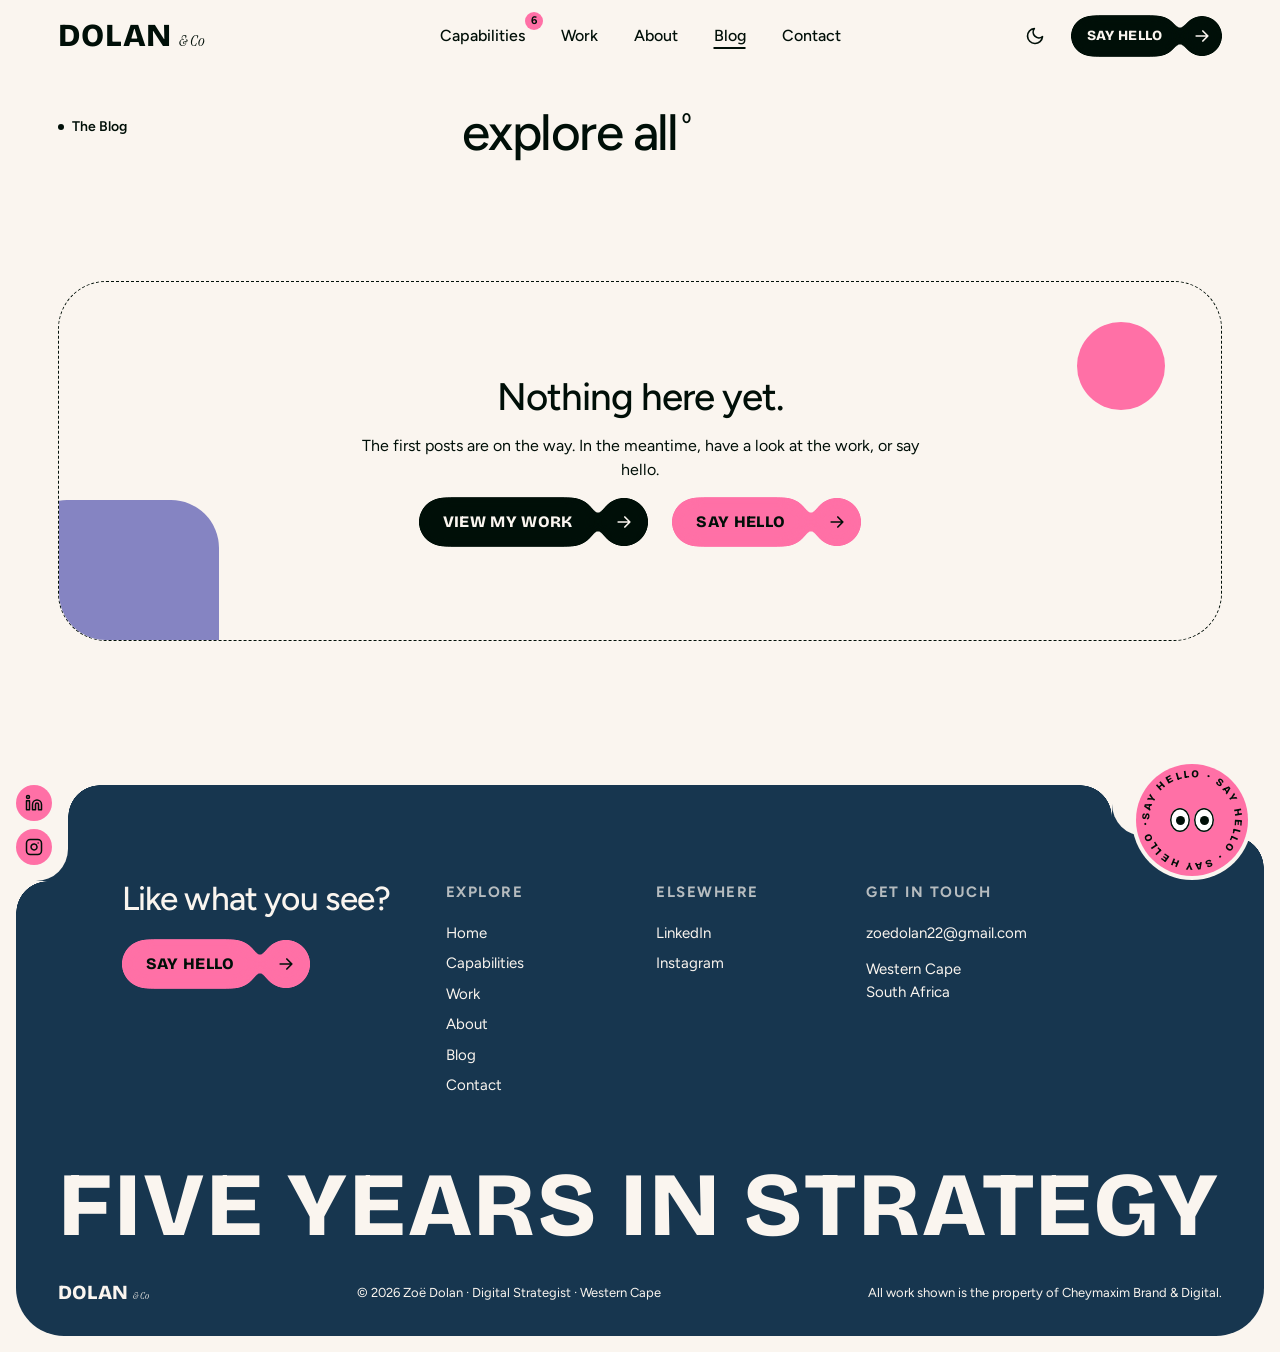
<file: blog.html>
<!doctype html>
<html lang="en-ZA">
<head>
<meta charset="utf-8">
<meta name="viewport" content="width=device-width, initial-scale=1, viewport-fit=cover">
<title>Blog | Dolan &amp; Co</title>
<meta name="description" content="Writing from Zoë Dolan on digital strategy, paid media and content. The first posts are on the way.">
<meta name="theme-color" content="#faf5ef" media="(prefers-color-scheme: light)">
<meta name="theme-color" content="#000f08" media="(prefers-color-scheme: dark)">
<link rel="canonical" href="https://zoedolan22.github.io/dolanandco/blog.html">
<link rel="icon" href="favicon.svg" type="image/svg+xml">
<meta property="og:type" content="website">
<meta property="og:site_name" content="Dolan &amp; Co">
<meta property="og:title" content="Blog | Dolan &amp; Co">
<meta property="og:description" content="Writing from Zoë Dolan on digital strategy, paid media and content. The first posts are on the way.">
<meta property="og:url" content="https://zoedolan22.github.io/dolanandco/blog.html">
<meta property="og:image" content="https://zoedolan22.github.io/dolanandco/images/zoe-hero.jpg">
<meta name="twitter:card" content="summary_large_image">
<link rel="preload" href="fonts/BricolageGrotesque-Variable.woff2" as="font" type="font/woff2" crossorigin>
<link rel="preload" href="fonts/Figtree-Variable.woff2" as="font" type="font/woff2" crossorigin>
<script>try{var t=localStorage.getItem('dolan-theme');if(t==='light'||t==='dark')document.documentElement.setAttribute('data-theme',t)}catch(e){}</script>
<link rel="stylesheet" href="tokens.css">
<link rel="stylesheet" href="site.css">
</head>
<body>
<a class="skip" href="#main">Skip to content</a>
<svg class="goo-defs" aria-hidden="true" focusable="false"><defs><filter id="goo" x="-10%" y="-30%" width="120%" height="160%" color-interpolation-filters="sRGB"><feGaussianBlur in="SourceGraphic" stdDeviation="6" result="blur"/><feColorMatrix in="blur" mode="matrix" values="1 0 0 0 0  0 1 0 0 0  0 0 1 0 0  0 0 0 19 -8"/></filter></defs></svg>
<header class="nav" id="top">
<a class="nav__brand" href="index.html" aria-label="Dolan &amp; Co, home"><span class="wordmark display-sm">Dolan <span class="wordmark__co">&amp; Co</span></span></a>
<nav class="nav__links" aria-label="Primary"><a class="nav__link" href="capabilities.html">Capabilities<span class="nav__badge" aria-hidden="true">6</span></a><a class="nav__link" href="work.html">Work</a><a class="nav__link" href="about.html">About</a><a class="nav__link" href="blog.html" aria-current="page">Blog</a><a class="nav__link" href="contact.html">Contact</a></nav>
<div class="nav__tools">
<button class="icon-btn" type="button" data-theme-toggle aria-label="Switch to dark mode"><svg class="moon" width="20" height="20" viewBox="0 0 24 24" fill="none" stroke="currentColor" stroke-width="2" stroke-linecap="round" stroke-linejoin="round" aria-hidden="true" focusable="false"><path d="M21 12.8A9 9 0 1 1 11.2 3a7 7 0 0 0 9.8 9.8z"/></svg><svg class="sun" width="20" height="20" viewBox="0 0 24 24" fill="none" stroke="currentColor" stroke-width="2" stroke-linecap="round" stroke-linejoin="round" aria-hidden="true" focusable="false"><circle cx="12" cy="12" r="4"/><path d="M12 2v2M12 20v2M4.9 4.9l1.4 1.4M17.7 17.7l1.4 1.4M2 12h2M20 12h2M4.9 19.1l1.4-1.4M17.7 6.3l1.4-1.4"/></svg></button>
<button class="icon-btn menu-btn" type="button" data-menu-open aria-expanded="false" aria-controls="menu" aria-label="Open menu"><svg class="arrow" width="22" height="22" viewBox="0 0 24 24" fill="none" stroke="currentColor" stroke-width="2" stroke-linecap="round" stroke-linejoin="round" aria-hidden="true" focusable="false"><path d="M4 8h16M4 16h16"/></svg></button>
<a class="btn btn--joined btn--sm" href="contact.html"><span class="btn__goo" aria-hidden="true"><span class="btn__pill"></span><span class="btn__orb"></span></span><span>Say hello</span><span class="btn__icon" aria-hidden="true"><svg class="arrow" width="20" height="20" viewBox="0 0 24 24" fill="none" stroke="currentColor" stroke-width="2" stroke-linecap="round" stroke-linejoin="round" aria-hidden="true" focusable="false"><path d="M5 12h14M13 6l6 6-6 6"/></svg></span></a>
</div>
</header>
<div class="menu" id="menu" role="dialog" aria-modal="true" aria-label="Menu" hidden>
<div class="menu__top"><a class="nav__brand" href="index.html" aria-label="Dolan &amp; Co, home"><span class="wordmark display-sm">Dolan <span class="wordmark__co">&amp; Co</span></span></a>
<button class="icon-btn" type="button" data-menu-close aria-label="Close menu"><svg class="arrow" width="22" height="22" viewBox="0 0 24 24" fill="none" stroke="currentColor" stroke-width="2" stroke-linecap="round" stroke-linejoin="round" aria-hidden="true" focusable="false"><path d="M6 6l12 12M18 6L6 18"/></svg></button></div>
<p class="menu__label label">Have a look around...</p>
<nav class="menu__links" aria-label="Mobile"><a href="index.html">Home</a><a href="capabilities.html">Capabilities</a><a href="work.html">Work</a><a href="about.html">About</a><a href="blog.html">Blog</a><a href="contact.html">Contact</a></nav>
<div class="actions"><a class="btn btn--joined btn--accent" href="contact.html"><span class="btn__goo" aria-hidden="true"><span class="btn__pill"></span><span class="btn__orb"></span></span><span>Say hello</span><span class="btn__icon" aria-hidden="true"><svg class="arrow" width="20" height="20" viewBox="0 0 24 24" fill="none" stroke="currentColor" stroke-width="2" stroke-linecap="round" stroke-linejoin="round" aria-hidden="true" focusable="false"><path d="M5 12h14M13 6l6 6-6 6"/></svg></span></a></div>
</div>
<main id="main" tabindex="-1">
<section class="pagehead">
<div class="wrap">
<div class="pagehead__split"><p class="tag">The Blog</p>
<div>
<h1 class="sr">Blog</h1>
<div class="filters" data-filters><button type="button" data-filter="all" aria-pressed="true">explore all<sup>0</sup></button></div>
</div>
</div>
</div>
</section>
<section class="section section--tight" aria-label="Posts">
<div class="wrap">
<div class="posts" data-posts><!--
Add a post by copying this card inside this div. data-category creates a filter automatically.

<a class="post" href="blog/my-first-post.html" data-category="Strategy">
  <div class="post__img"><img src="images/blog/my-first-post.jpg" alt="" width="1200" height="800" loading="lazy"></div>
  <p class="post__meta"><span>Strategy</span><i aria-hidden="true"></i><time datetime="2026-11-01">1 Nov 2026</time></p>
  <h2 class="post__title">Post title</h2>
  <p class="post__excerpt">One or two lines about the post.</p>
</a>
--></div>
<div class="empty" data-empty>
<h2 class="empty__title">Nothing here yet.</h2>
<p class="empty__text">The first posts are on the way. In the meantime, have a look at the work, or say hello.</p>
<div class="actions"><a class="btn btn--joined" href="work.html"><span class="btn__goo" aria-hidden="true"><span class="btn__pill"></span><span class="btn__orb"></span></span><span>View my work</span><span class="btn__icon" aria-hidden="true"><svg class="arrow" width="20" height="20" viewBox="0 0 24 24" fill="none" stroke="currentColor" stroke-width="2" stroke-linecap="round" stroke-linejoin="round" aria-hidden="true" focusable="false"><path d="M5 12h14M13 6l6 6-6 6"/></svg></span></a><a class="btn btn--joined btn--accent" href="contact.html"><span class="btn__goo" aria-hidden="true"><span class="btn__pill"></span><span class="btn__orb"></span></span><span>Say hello</span><span class="btn__icon" aria-hidden="true"><svg class="arrow" width="20" height="20" viewBox="0 0 24 24" fill="none" stroke="currentColor" stroke-width="2" stroke-linecap="round" stroke-linejoin="round" aria-hidden="true" focusable="false"><path d="M5 12h14M13 6l6 6-6 6"/></svg></span></a></div>
</div>
</div>
</section>
</main>
<footer class="footer">
<a class="tab tab--tr footer__top" href="#top">Back to top <svg class="arrow" width="16" height="16" viewBox="0 0 24 24" fill="none" stroke="currentColor" stroke-width="2" stroke-linecap="round" stroke-linejoin="round" aria-hidden="true" focusable="false"><path d="M12 19V5M6 11l6-6 6 6"/></svg></a>
<div class="tab tab--tl footer__rail"><a href="https://www.linkedin.com/in/zoedolan/" aria-label="LinkedIn"><svg class="arrow" width="18" height="18" viewBox="0 0 24 24" fill="none" stroke="currentColor" stroke-width="2" stroke-linecap="round" stroke-linejoin="round" aria-hidden="true" focusable="false"><path d="M16 8a6 6 0 0 1 6 6v7h-4v-7a2 2 0 0 0-4 0v7h-4v-7a6 6 0 0 1 6-6z"/><rect x="2" y="9" width="4" height="12"/><circle cx="4" cy="4" r="2"/></svg></a><a href="https://www.instagram.com/zo.dolan/" aria-label="Instagram"><svg class="arrow" width="18" height="18" viewBox="0 0 24 24" fill="none" stroke="currentColor" stroke-width="2" stroke-linecap="round" stroke-linejoin="round" aria-hidden="true" focusable="false"><rect x="2" y="2" width="20" height="20" rx="5" ry="5"/><path d="M16 11.37A4 4 0 1 1 12.63 8 4 4 0 0 1 16 11.37z"/><path d="M17.5 6.5h.01"/></svg></a></div>
<div class="footer__grid">
<div class="footer__cta"><p class="footer__cta-t">Like what you see?</p><a class="btn btn--joined btn--accent" href="contact.html"><span class="btn__goo" aria-hidden="true"><span class="btn__pill"></span><span class="btn__orb"></span></span><span>Say hello</span><span class="btn__icon" aria-hidden="true"><svg class="arrow" width="20" height="20" viewBox="0 0 24 24" fill="none" stroke="currentColor" stroke-width="2" stroke-linecap="round" stroke-linejoin="round" aria-hidden="true" focusable="false"><path d="M5 12h14M13 6l6 6-6 6"/></svg></span></a></div>
<nav class="footer__col" aria-label="Explore"><p class="footer__h label">Explore</p><ul>
<li><a href="index.html">Home</a></li><li><a href="capabilities.html">Capabilities</a></li><li><a href="work.html">Work</a></li>
<li><a href="about.html">About</a></li><li><a href="blog.html">Blog</a></li><li><a href="contact.html">Contact</a></li></ul></nav>
<div class="footer__col"><p class="footer__h label">Elsewhere</p><ul>
<li><a href="https://www.linkedin.com/in/zoedolan/">LinkedIn</a></li><li><a href="https://www.instagram.com/zo.dolan/">Instagram</a></li></ul></div>
<div class="footer__col"><p class="footer__h label">Get in touch</p>
<p><a href="mailto:zoedolan22@gmail.com">zoedolan22@gmail.com</a></p><p>Western Cape<br>South Africa</p></div>
</div>
<div class="footer__ghostwrap"><p class="footer__ghost" aria-hidden="true">Five years in strategy</p></div>
<div class="footer__bar"><a class="nav__brand" href="index.html" aria-label="Dolan &amp; Co, home"><span class="wordmark heading">Dolan <span class="wordmark__co">&amp; Co</span></span></a>
<p>© 2026 Zoë Dolan · Digital Strategist · Western Cape</p>
<p>All work shown is the property of Cheymaxim Brand &amp; Digital.</p></div>
</footer>
<a class="badge" href="contact.html" aria-label="Say hello, get in touch">
<svg class="badge__ring" viewBox="0 0 112 112" aria-hidden="true" focusable="false"><defs><path id="ring" d="M56,56 m-43,0 a43,43 0 1,1 86,0 a43,43 0 1,1 -86,0"/></defs>
<text><textPath href="#ring" textLength="268" lengthAdjust="spacing">Say hello · Say hello · Say hello · </textPath></text></svg>
<span class="eyes" aria-hidden="true"><i><b></b></i><i><b></b></i></span></a>
<script src="site.js" defer></script>
</body>
</html>
</file>
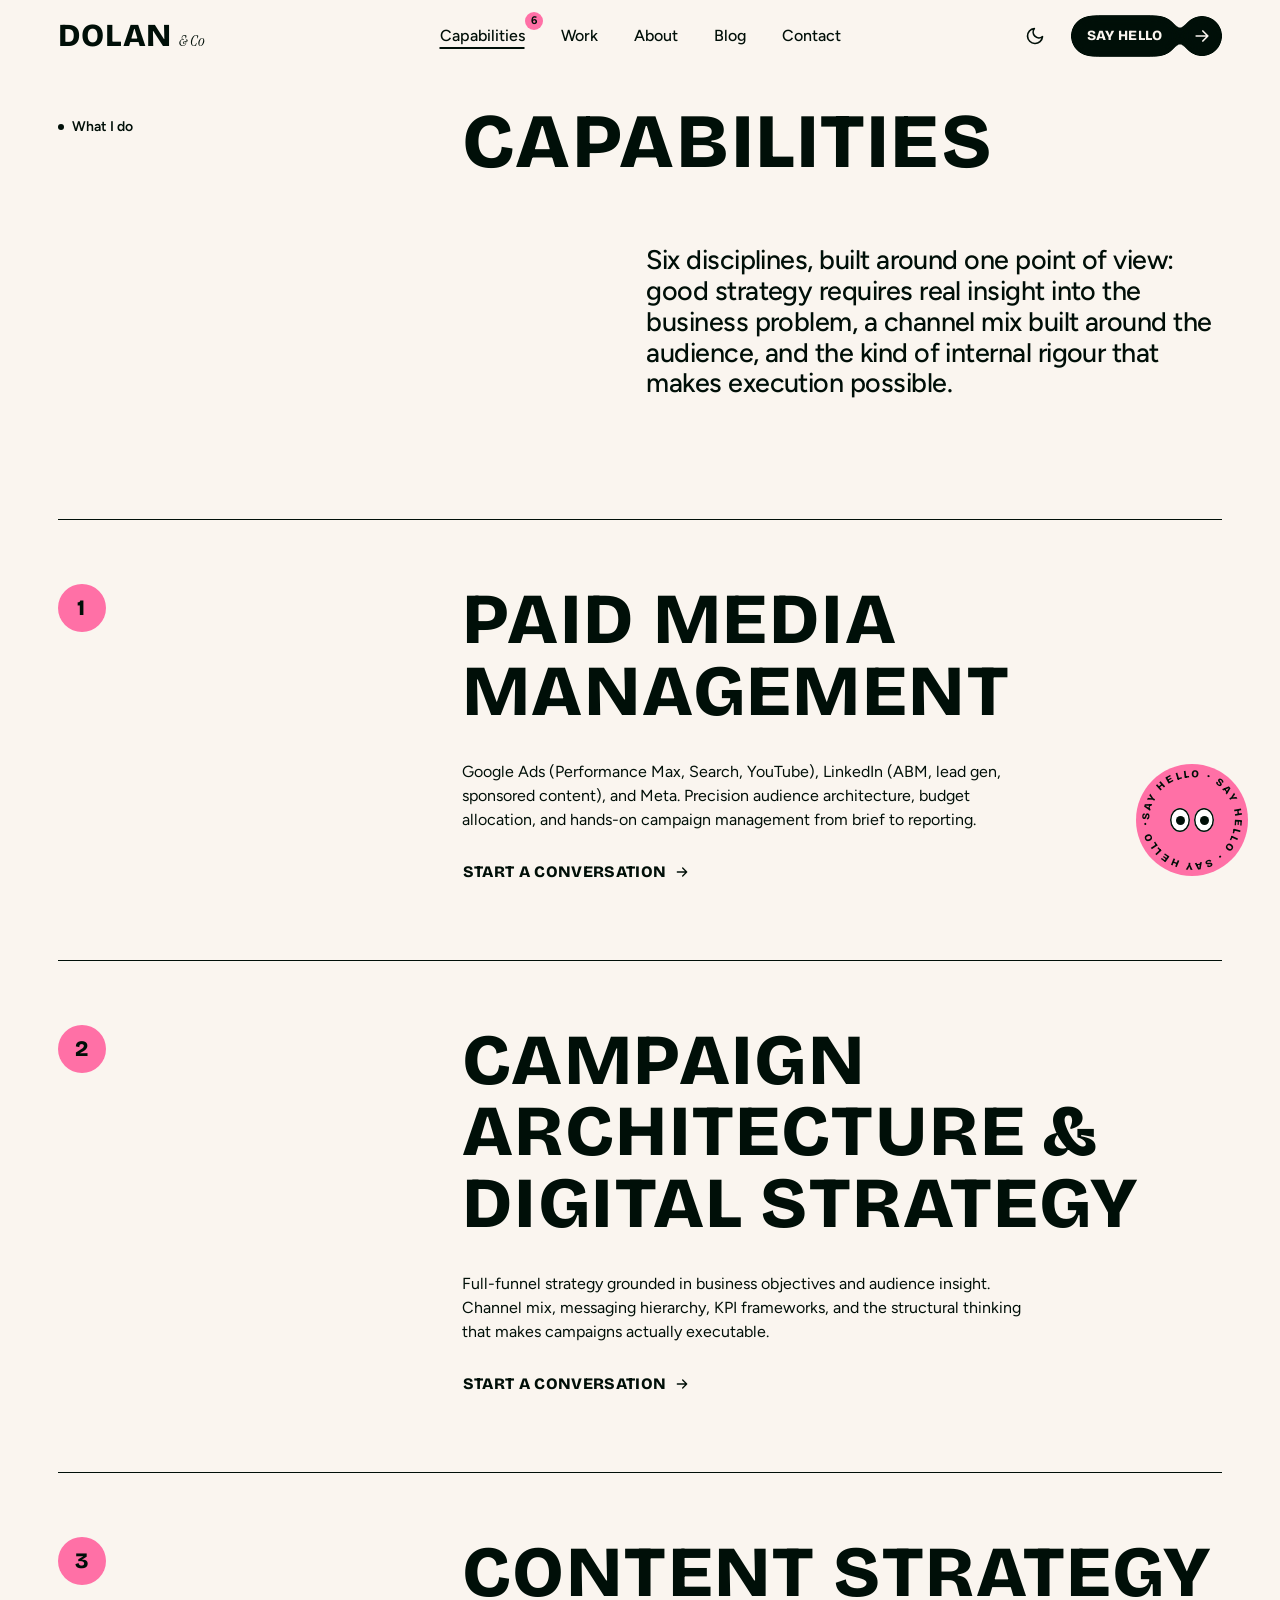
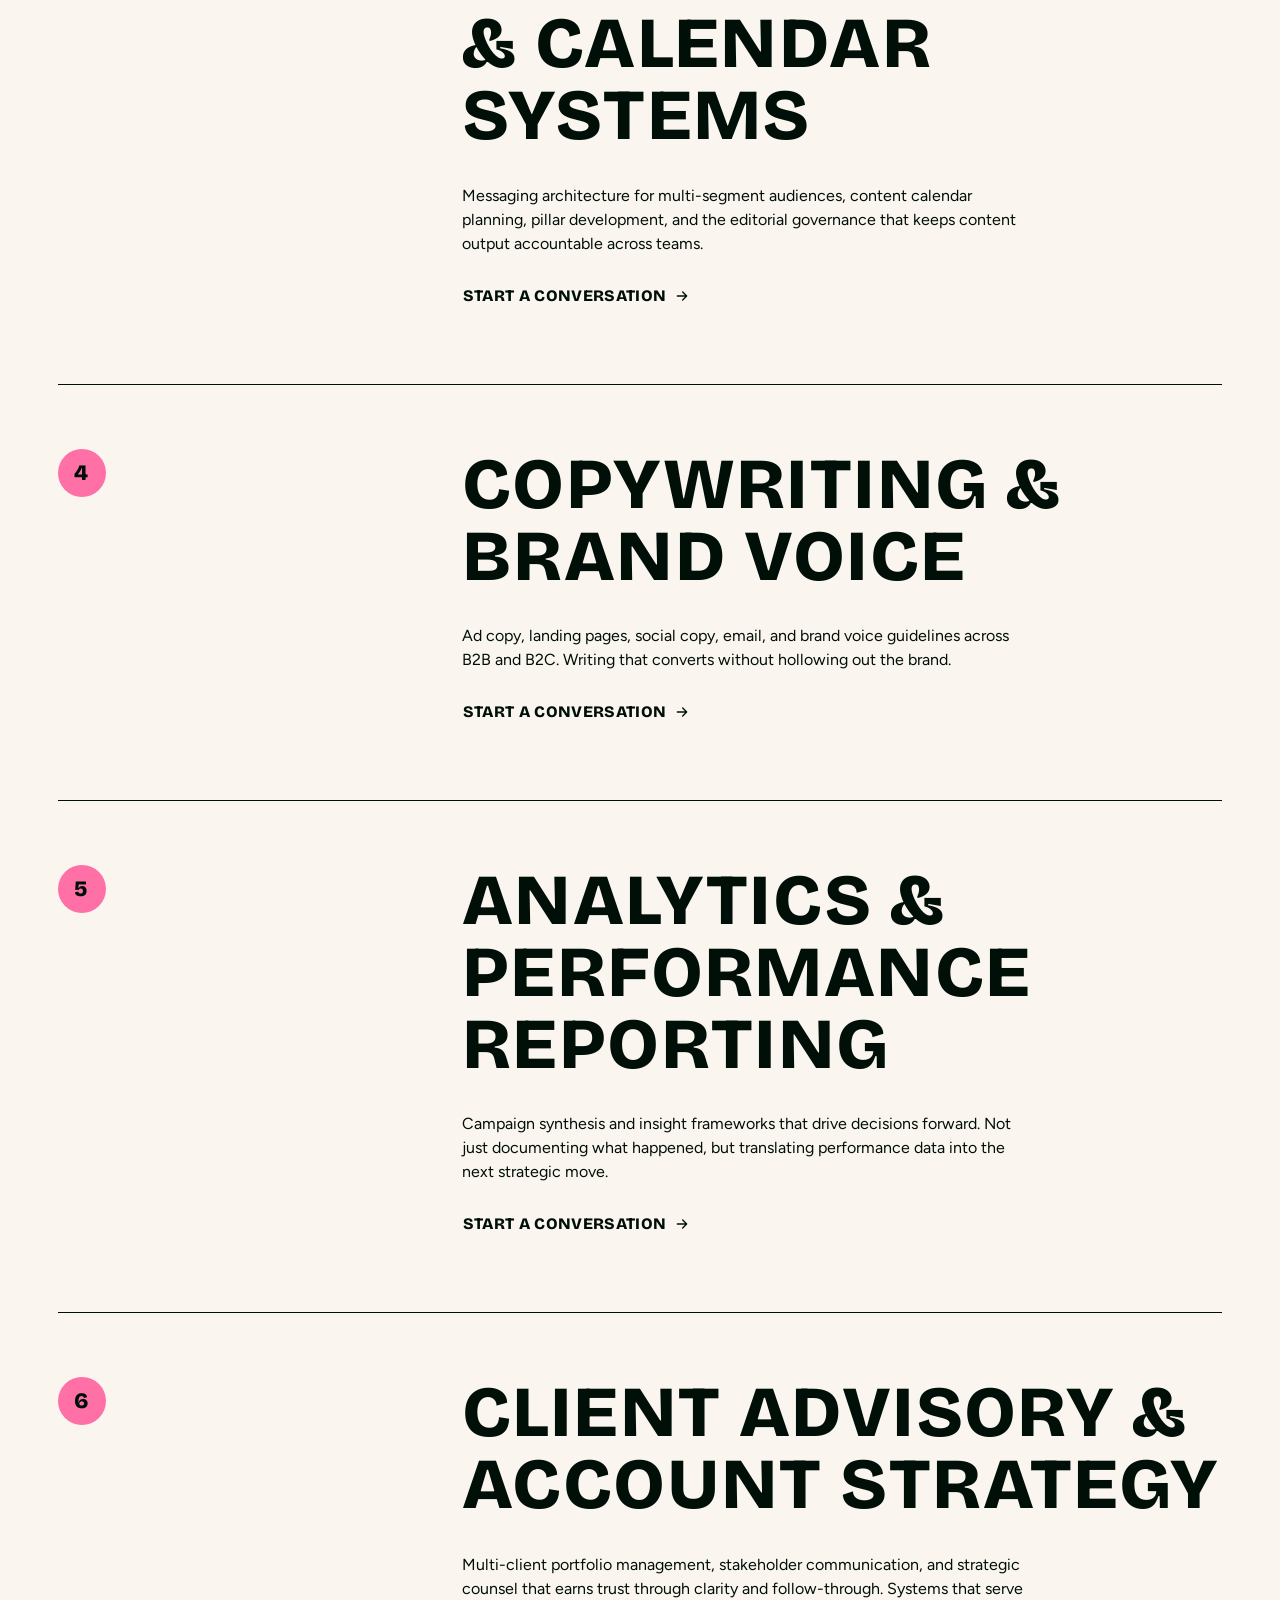
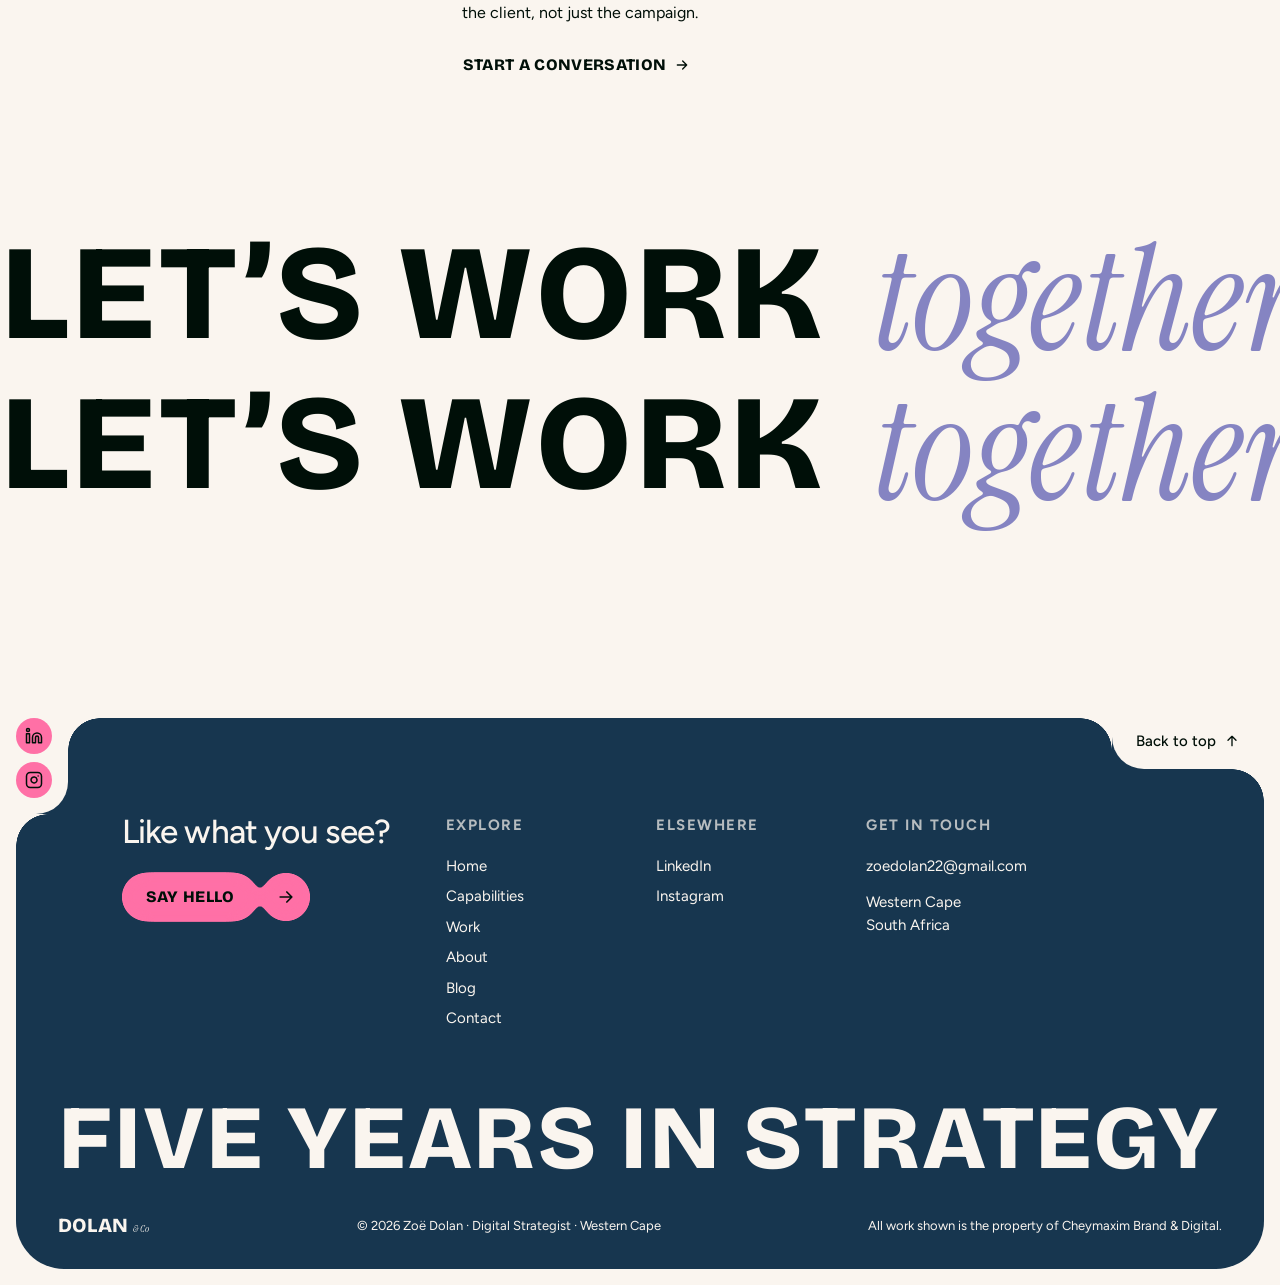
<file: capabilities.html>
<!doctype html>
<html lang="en-ZA">
<head>
<meta charset="utf-8">
<meta name="viewport" content="width=device-width, initial-scale=1, viewport-fit=cover">
<title>Capabilities | Dolan &amp; Co</title>
<meta name="description" content="Paid media management, campaign architecture, content strategy, copywriting, analytics and client advisory from Zoë Dolan, a Digital Marketing Strategist in the Western Cape, South Africa.">
<meta name="theme-color" content="#faf5ef" media="(prefers-color-scheme: light)">
<meta name="theme-color" content="#000f08" media="(prefers-color-scheme: dark)">
<link rel="canonical" href="https://zoedolan22.github.io/dolanandco/capabilities.html">
<link rel="icon" href="favicon.svg" type="image/svg+xml">
<meta property="og:type" content="website">
<meta property="og:site_name" content="Dolan &amp; Co">
<meta property="og:title" content="Capabilities | Dolan &amp; Co">
<meta property="og:description" content="Paid media management, campaign architecture, content strategy, copywriting, analytics and client advisory from Zoë Dolan, a Digital Marketing Strategist in the Western Cape, South Africa.">
<meta property="og:url" content="https://zoedolan22.github.io/dolanandco/capabilities.html">
<meta property="og:image" content="https://zoedolan22.github.io/dolanandco/images/zoe-hero.jpg">
<meta name="twitter:card" content="summary_large_image">
<link rel="preload" href="fonts/BricolageGrotesque-Variable.woff2" as="font" type="font/woff2" crossorigin>
<link rel="preload" href="fonts/Figtree-Variable.woff2" as="font" type="font/woff2" crossorigin>
<script>try{var t=localStorage.getItem('dolan-theme');if(t==='light'||t==='dark')document.documentElement.setAttribute('data-theme',t)}catch(e){}</script>
<link rel="stylesheet" href="tokens.css">
<link rel="stylesheet" href="site.css">
</head>
<body>
<a class="skip" href="#main">Skip to content</a>
<svg class="goo-defs" aria-hidden="true" focusable="false"><defs><filter id="goo" x="-10%" y="-30%" width="120%" height="160%" color-interpolation-filters="sRGB"><feGaussianBlur in="SourceGraphic" stdDeviation="6" result="blur"/><feColorMatrix in="blur" mode="matrix" values="1 0 0 0 0  0 1 0 0 0  0 0 1 0 0  0 0 0 19 -8"/></filter></defs></svg>
<header class="nav" id="top">
<a class="nav__brand" href="index.html" aria-label="Dolan &amp; Co, home"><span class="wordmark display-sm">Dolan <span class="wordmark__co">&amp; Co</span></span></a>
<nav class="nav__links" aria-label="Primary"><a class="nav__link" href="capabilities.html" aria-current="page">Capabilities<span class="nav__badge" aria-hidden="true">6</span></a><a class="nav__link" href="work.html">Work</a><a class="nav__link" href="about.html">About</a><a class="nav__link" href="blog.html">Blog</a><a class="nav__link" href="contact.html">Contact</a></nav>
<div class="nav__tools">
<button class="icon-btn" type="button" data-theme-toggle aria-label="Switch to dark mode"><svg class="moon" width="20" height="20" viewBox="0 0 24 24" fill="none" stroke="currentColor" stroke-width="2" stroke-linecap="round" stroke-linejoin="round" aria-hidden="true" focusable="false"><path d="M21 12.8A9 9 0 1 1 11.2 3a7 7 0 0 0 9.8 9.8z"/></svg><svg class="sun" width="20" height="20" viewBox="0 0 24 24" fill="none" stroke="currentColor" stroke-width="2" stroke-linecap="round" stroke-linejoin="round" aria-hidden="true" focusable="false"><circle cx="12" cy="12" r="4"/><path d="M12 2v2M12 20v2M4.9 4.9l1.4 1.4M17.7 17.7l1.4 1.4M2 12h2M20 12h2M4.9 19.1l1.4-1.4M17.7 6.3l1.4-1.4"/></svg></button>
<button class="icon-btn menu-btn" type="button" data-menu-open aria-expanded="false" aria-controls="menu" aria-label="Open menu"><svg class="arrow" width="22" height="22" viewBox="0 0 24 24" fill="none" stroke="currentColor" stroke-width="2" stroke-linecap="round" stroke-linejoin="round" aria-hidden="true" focusable="false"><path d="M4 8h16M4 16h16"/></svg></button>
<a class="btn btn--joined btn--sm" href="contact.html"><span class="btn__goo" aria-hidden="true"><span class="btn__pill"></span><span class="btn__orb"></span></span><span>Say hello</span><span class="btn__icon" aria-hidden="true"><svg class="arrow" width="20" height="20" viewBox="0 0 24 24" fill="none" stroke="currentColor" stroke-width="2" stroke-linecap="round" stroke-linejoin="round" aria-hidden="true" focusable="false"><path d="M5 12h14M13 6l6 6-6 6"/></svg></span></a>
</div>
</header>
<div class="menu" id="menu" role="dialog" aria-modal="true" aria-label="Menu" hidden>
<div class="menu__top"><a class="nav__brand" href="index.html" aria-label="Dolan &amp; Co, home"><span class="wordmark display-sm">Dolan <span class="wordmark__co">&amp; Co</span></span></a>
<button class="icon-btn" type="button" data-menu-close aria-label="Close menu"><svg class="arrow" width="22" height="22" viewBox="0 0 24 24" fill="none" stroke="currentColor" stroke-width="2" stroke-linecap="round" stroke-linejoin="round" aria-hidden="true" focusable="false"><path d="M6 6l12 12M18 6L6 18"/></svg></button></div>
<p class="menu__label label">Have a look around...</p>
<nav class="menu__links" aria-label="Mobile"><a href="index.html">Home</a><a href="capabilities.html">Capabilities</a><a href="work.html">Work</a><a href="about.html">About</a><a href="blog.html">Blog</a><a href="contact.html">Contact</a></nav>
<div class="actions"><a class="btn btn--joined btn--accent" href="contact.html"><span class="btn__goo" aria-hidden="true"><span class="btn__pill"></span><span class="btn__orb"></span></span><span>Say hello</span><span class="btn__icon" aria-hidden="true"><svg class="arrow" width="20" height="20" viewBox="0 0 24 24" fill="none" stroke="currentColor" stroke-width="2" stroke-linecap="round" stroke-linejoin="round" aria-hidden="true" focusable="false"><path d="M5 12h14M13 6l6 6-6 6"/></svg></span></a></div>
</div>
<main id="main" tabindex="-1">
<section class="pagehead">
<div class="wrap">
<div class="pagehead__split"><p class="tag">What I do</p><h1 class="display-xl big-title headline">Capabilities</h1></div>
<p class="pagehead__lead">Six disciplines, built around one point of view: good strategy requires real insight into the business problem, a channel mix built around the audience, and the kind of internal rigour that makes execution possible.</p>
</div>
</section>
<div class="section section--tight"><div class="wrap">
<section class="cap" id="paid-media" aria-labelledby="paid-media-h">
<div><span class="cap__n numeral" aria-hidden="true">1</span></div>
<div>
<h2 id="paid-media-h" class="cap__title display-lg headline">Paid Media Management</h2>
<p class="cap__text text">Google Ads (Performance Max, Search, YouTube), LinkedIn (ABM, lead gen, sponsored content), and Meta. Precision audience architecture, budget allocation, and hands-on campaign management from brief to reporting.</p>
<a class="btn btn--quiet" href="contact.html">Start a conversation<svg class="arrow" width="16" height="16" viewBox="0 0 24 24" fill="none" stroke="currentColor" stroke-width="2" stroke-linecap="round" stroke-linejoin="round" aria-hidden="true" focusable="false"><path d="M5 12h14M13 6l6 6-6 6"/></svg></a>
</div>
</section>
<section class="cap" id="campaign-strategy" aria-labelledby="campaign-strategy-h">
<div><span class="cap__n numeral" aria-hidden="true">2</span></div>
<div>
<h2 id="campaign-strategy-h" class="cap__title display-lg headline">Campaign Architecture &amp; Digital Strategy</h2>
<p class="cap__text text">Full-funnel strategy grounded in business objectives and audience insight. Channel mix, messaging hierarchy, KPI frameworks, and the structural thinking that makes campaigns actually executable.</p>
<a class="btn btn--quiet" href="contact.html">Start a conversation<svg class="arrow" width="16" height="16" viewBox="0 0 24 24" fill="none" stroke="currentColor" stroke-width="2" stroke-linecap="round" stroke-linejoin="round" aria-hidden="true" focusable="false"><path d="M5 12h14M13 6l6 6-6 6"/></svg></a>
</div>
</section>
<section class="cap" id="content-strategy" aria-labelledby="content-strategy-h">
<div><span class="cap__n numeral" aria-hidden="true">3</span></div>
<div>
<h2 id="content-strategy-h" class="cap__title display-lg headline">Content Strategy &amp; Calendar Systems</h2>
<p class="cap__text text">Messaging architecture for multi-segment audiences, content calendar planning, pillar development, and the editorial governance that keeps content output accountable across teams.</p>
<a class="btn btn--quiet" href="contact.html">Start a conversation<svg class="arrow" width="16" height="16" viewBox="0 0 24 24" fill="none" stroke="currentColor" stroke-width="2" stroke-linecap="round" stroke-linejoin="round" aria-hidden="true" focusable="false"><path d="M5 12h14M13 6l6 6-6 6"/></svg></a>
</div>
</section>
<section class="cap" id="copywriting" aria-labelledby="copywriting-h">
<div><span class="cap__n numeral" aria-hidden="true">4</span></div>
<div>
<h2 id="copywriting-h" class="cap__title display-lg headline">Copywriting &amp; Brand Voice</h2>
<p class="cap__text text">Ad copy, landing pages, social copy, email, and brand voice guidelines across B2B and B2C. Writing that converts without hollowing out the brand.</p>
<a class="btn btn--quiet" href="contact.html">Start a conversation<svg class="arrow" width="16" height="16" viewBox="0 0 24 24" fill="none" stroke="currentColor" stroke-width="2" stroke-linecap="round" stroke-linejoin="round" aria-hidden="true" focusable="false"><path d="M5 12h14M13 6l6 6-6 6"/></svg></a>
</div>
</section>
<section class="cap" id="analytics" aria-labelledby="analytics-h">
<div><span class="cap__n numeral" aria-hidden="true">5</span></div>
<div>
<h2 id="analytics-h" class="cap__title display-lg headline">Analytics &amp; Performance Reporting</h2>
<p class="cap__text text">Campaign synthesis and insight frameworks that drive decisions forward. Not just documenting what happened, but translating performance data into the next strategic move.</p>
<a class="btn btn--quiet" href="contact.html">Start a conversation<svg class="arrow" width="16" height="16" viewBox="0 0 24 24" fill="none" stroke="currentColor" stroke-width="2" stroke-linecap="round" stroke-linejoin="round" aria-hidden="true" focusable="false"><path d="M5 12h14M13 6l6 6-6 6"/></svg></a>
</div>
</section>
<section class="cap" id="client-advisory" aria-labelledby="client-advisory-h">
<div><span class="cap__n numeral" aria-hidden="true">6</span></div>
<div>
<h2 id="client-advisory-h" class="cap__title display-lg headline">Client Advisory &amp; Account Strategy</h2>
<p class="cap__text text">Multi-client portfolio management, stakeholder communication, and strategic counsel that earns trust through clarity and follow-through. Systems that serve the client, not just the campaign.</p>
<a class="btn btn--quiet" href="contact.html">Start a conversation<svg class="arrow" width="16" height="16" viewBox="0 0 24 24" fill="none" stroke="currentColor" stroke-width="2" stroke-linecap="round" stroke-linejoin="round" aria-hidden="true" focusable="false"><path d="M5 12h14M13 6l6 6-6 6"/></svg></a>
</div>
</section>

</div></div>
<a class="loop" href="contact.html" aria-label="Let’s work together. Get in touch.">
<div class="loop__row" aria-hidden="true"><span>Let’s work</span><span class="accent-word">together.</span><span>Let’s work</span><span class="accent-word">together.</span></div>
<div class="loop__row loop__row--r" aria-hidden="true"><span>Let’s work</span><span class="accent-word">together.</span><span>Let’s work</span><span class="accent-word">together.</span></div>
</a>
</main>
<footer class="footer">
<a class="tab tab--tr footer__top" href="#top">Back to top <svg class="arrow" width="16" height="16" viewBox="0 0 24 24" fill="none" stroke="currentColor" stroke-width="2" stroke-linecap="round" stroke-linejoin="round" aria-hidden="true" focusable="false"><path d="M12 19V5M6 11l6-6 6 6"/></svg></a>
<div class="tab tab--tl footer__rail"><a href="https://www.linkedin.com/in/zoedolan/" aria-label="LinkedIn"><svg class="arrow" width="18" height="18" viewBox="0 0 24 24" fill="none" stroke="currentColor" stroke-width="2" stroke-linecap="round" stroke-linejoin="round" aria-hidden="true" focusable="false"><path d="M16 8a6 6 0 0 1 6 6v7h-4v-7a2 2 0 0 0-4 0v7h-4v-7a6 6 0 0 1 6-6z"/><rect x="2" y="9" width="4" height="12"/><circle cx="4" cy="4" r="2"/></svg></a><a href="https://www.instagram.com/zo.dolan/" aria-label="Instagram"><svg class="arrow" width="18" height="18" viewBox="0 0 24 24" fill="none" stroke="currentColor" stroke-width="2" stroke-linecap="round" stroke-linejoin="round" aria-hidden="true" focusable="false"><rect x="2" y="2" width="20" height="20" rx="5" ry="5"/><path d="M16 11.37A4 4 0 1 1 12.63 8 4 4 0 0 1 16 11.37z"/><path d="M17.5 6.5h.01"/></svg></a></div>
<div class="footer__grid">
<div class="footer__cta"><p class="footer__cta-t">Like what you see?</p><a class="btn btn--joined btn--accent" href="contact.html"><span class="btn__goo" aria-hidden="true"><span class="btn__pill"></span><span class="btn__orb"></span></span><span>Say hello</span><span class="btn__icon" aria-hidden="true"><svg class="arrow" width="20" height="20" viewBox="0 0 24 24" fill="none" stroke="currentColor" stroke-width="2" stroke-linecap="round" stroke-linejoin="round" aria-hidden="true" focusable="false"><path d="M5 12h14M13 6l6 6-6 6"/></svg></span></a></div>
<nav class="footer__col" aria-label="Explore"><p class="footer__h label">Explore</p><ul>
<li><a href="index.html">Home</a></li><li><a href="capabilities.html">Capabilities</a></li><li><a href="work.html">Work</a></li>
<li><a href="about.html">About</a></li><li><a href="blog.html">Blog</a></li><li><a href="contact.html">Contact</a></li></ul></nav>
<div class="footer__col"><p class="footer__h label">Elsewhere</p><ul>
<li><a href="https://www.linkedin.com/in/zoedolan/">LinkedIn</a></li><li><a href="https://www.instagram.com/zo.dolan/">Instagram</a></li></ul></div>
<div class="footer__col"><p class="footer__h label">Get in touch</p>
<p><a href="mailto:zoedolan22@gmail.com">zoedolan22@gmail.com</a></p><p>Western Cape<br>South Africa</p></div>
</div>
<div class="footer__ghostwrap"><p class="footer__ghost" aria-hidden="true">Five years in strategy</p></div>
<div class="footer__bar"><a class="nav__brand" href="index.html" aria-label="Dolan &amp; Co, home"><span class="wordmark heading">Dolan <span class="wordmark__co">&amp; Co</span></span></a>
<p>© 2026 Zoë Dolan · Digital Strategist · Western Cape</p>
<p>All work shown is the property of Cheymaxim Brand &amp; Digital.</p></div>
</footer>
<a class="badge" href="contact.html" aria-label="Say hello, get in touch">
<svg class="badge__ring" viewBox="0 0 112 112" aria-hidden="true" focusable="false"><defs><path id="ring" d="M56,56 m-43,0 a43,43 0 1,1 86,0 a43,43 0 1,1 -86,0"/></defs>
<text><textPath href="#ring" textLength="268" lengthAdjust="spacing">Say hello · Say hello · Say hello · </textPath></text></svg>
<span class="eyes" aria-hidden="true"><i><b></b></i><i><b></b></i></span></a>
<script src="site.js" defer></script>
</body>
</html>
</file>
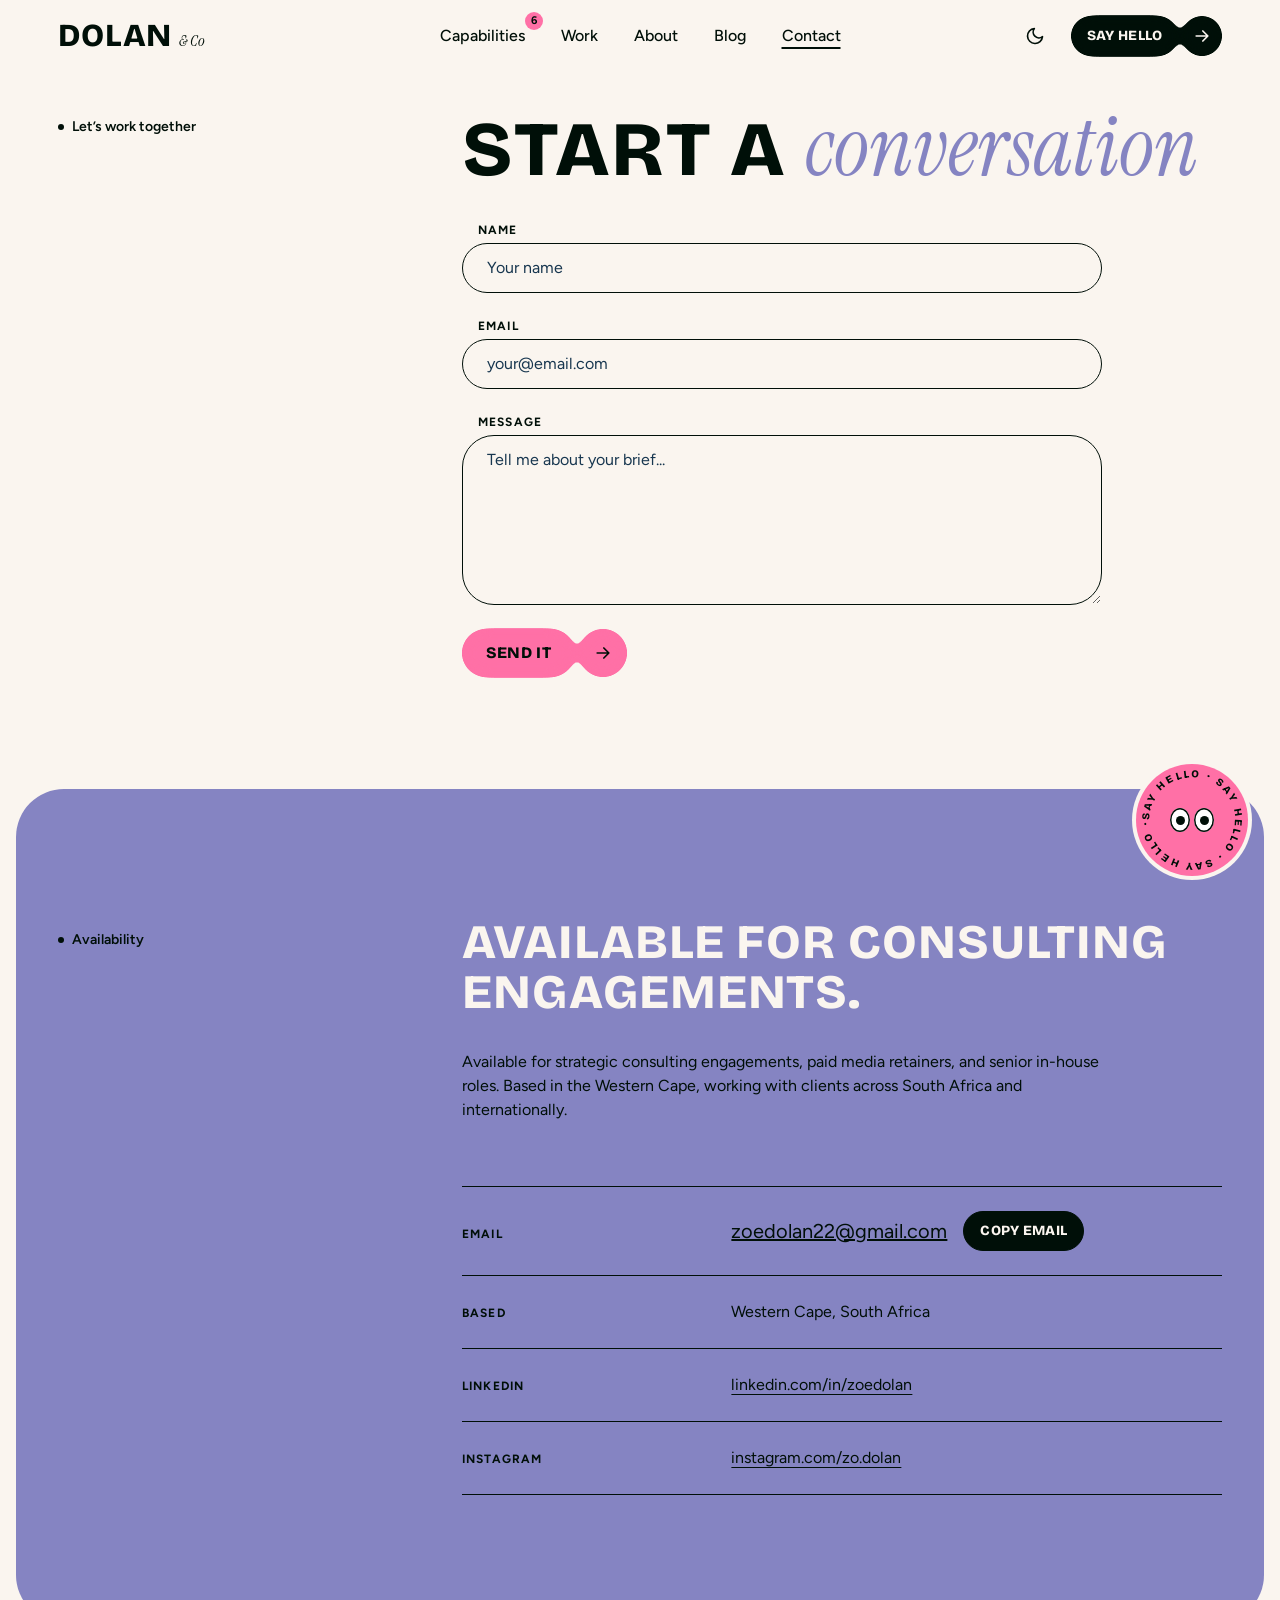
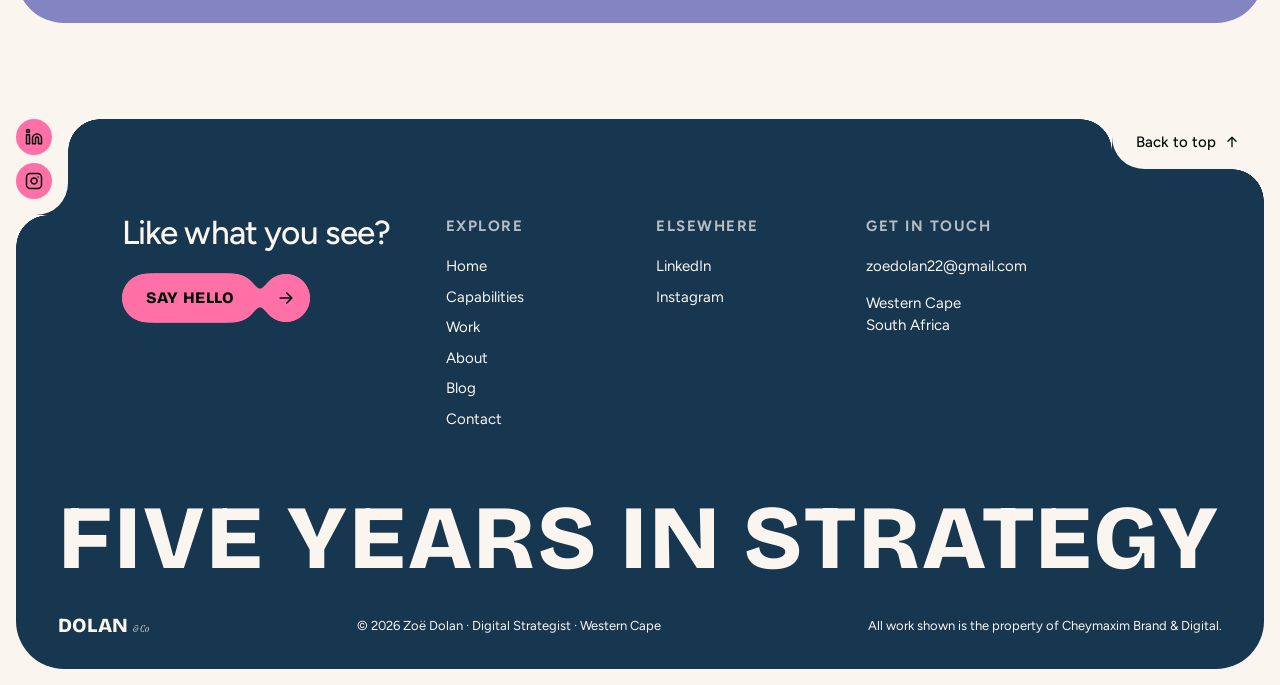
<file: contact.html>
<!doctype html>
<html lang="en-ZA">
<head>
<meta charset="utf-8">
<meta name="viewport" content="width=device-width, initial-scale=1, viewport-fit=cover">
<title>Contact | Dolan &amp; Co</title>
<meta name="description" content="Get in touch with Zoë Dolan about strategic consulting engagements, paid media retainers, or senior in-house roles. Based in the Western Cape, South Africa.">
<meta name="theme-color" content="#faf5ef" media="(prefers-color-scheme: light)">
<meta name="theme-color" content="#000f08" media="(prefers-color-scheme: dark)">
<link rel="canonical" href="https://zoedolan22.github.io/dolanandco/contact.html">
<link rel="icon" href="favicon.svg" type="image/svg+xml">
<meta property="og:type" content="website">
<meta property="og:site_name" content="Dolan &amp; Co">
<meta property="og:title" content="Contact | Dolan &amp; Co">
<meta property="og:description" content="Get in touch with Zoë Dolan about strategic consulting engagements, paid media retainers, or senior in-house roles. Based in the Western Cape, South Africa.">
<meta property="og:url" content="https://zoedolan22.github.io/dolanandco/contact.html">
<meta property="og:image" content="https://zoedolan22.github.io/dolanandco/images/zoe-hero.jpg">
<meta name="twitter:card" content="summary_large_image">
<link rel="preload" href="fonts/BricolageGrotesque-Variable.woff2" as="font" type="font/woff2" crossorigin>
<link rel="preload" href="fonts/Figtree-Variable.woff2" as="font" type="font/woff2" crossorigin>
<script>try{var t=localStorage.getItem('dolan-theme');if(t==='light'||t==='dark')document.documentElement.setAttribute('data-theme',t)}catch(e){}</script>
<link rel="stylesheet" href="tokens.css">
<link rel="stylesheet" href="site.css">
</head>
<body>
<a class="skip" href="#main">Skip to content</a>
<svg class="goo-defs" aria-hidden="true" focusable="false"><defs><filter id="goo" x="-10%" y="-30%" width="120%" height="160%" color-interpolation-filters="sRGB"><feGaussianBlur in="SourceGraphic" stdDeviation="6" result="blur"/><feColorMatrix in="blur" mode="matrix" values="1 0 0 0 0  0 1 0 0 0  0 0 1 0 0  0 0 0 19 -8"/></filter></defs></svg>
<header class="nav" id="top">
<a class="nav__brand" href="index.html" aria-label="Dolan &amp; Co, home"><span class="wordmark display-sm">Dolan <span class="wordmark__co">&amp; Co</span></span></a>
<nav class="nav__links" aria-label="Primary"><a class="nav__link" href="capabilities.html">Capabilities<span class="nav__badge" aria-hidden="true">6</span></a><a class="nav__link" href="work.html">Work</a><a class="nav__link" href="about.html">About</a><a class="nav__link" href="blog.html">Blog</a><a class="nav__link" href="contact.html" aria-current="page">Contact</a></nav>
<div class="nav__tools">
<button class="icon-btn" type="button" data-theme-toggle aria-label="Switch to dark mode"><svg class="moon" width="20" height="20" viewBox="0 0 24 24" fill="none" stroke="currentColor" stroke-width="2" stroke-linecap="round" stroke-linejoin="round" aria-hidden="true" focusable="false"><path d="M21 12.8A9 9 0 1 1 11.2 3a7 7 0 0 0 9.8 9.8z"/></svg><svg class="sun" width="20" height="20" viewBox="0 0 24 24" fill="none" stroke="currentColor" stroke-width="2" stroke-linecap="round" stroke-linejoin="round" aria-hidden="true" focusable="false"><circle cx="12" cy="12" r="4"/><path d="M12 2v2M12 20v2M4.9 4.9l1.4 1.4M17.7 17.7l1.4 1.4M2 12h2M20 12h2M4.9 19.1l1.4-1.4M17.7 6.3l1.4-1.4"/></svg></button>
<button class="icon-btn menu-btn" type="button" data-menu-open aria-expanded="false" aria-controls="menu" aria-label="Open menu"><svg class="arrow" width="22" height="22" viewBox="0 0 24 24" fill="none" stroke="currentColor" stroke-width="2" stroke-linecap="round" stroke-linejoin="round" aria-hidden="true" focusable="false"><path d="M4 8h16M4 16h16"/></svg></button>
<a class="btn btn--joined btn--sm" href="contact.html"><span class="btn__goo" aria-hidden="true"><span class="btn__pill"></span><span class="btn__orb"></span></span><span>Say hello</span><span class="btn__icon" aria-hidden="true"><svg class="arrow" width="20" height="20" viewBox="0 0 24 24" fill="none" stroke="currentColor" stroke-width="2" stroke-linecap="round" stroke-linejoin="round" aria-hidden="true" focusable="false"><path d="M5 12h14M13 6l6 6-6 6"/></svg></span></a>
</div>
</header>
<div class="menu" id="menu" role="dialog" aria-modal="true" aria-label="Menu" hidden>
<div class="menu__top"><a class="nav__brand" href="index.html" aria-label="Dolan &amp; Co, home"><span class="wordmark display-sm">Dolan <span class="wordmark__co">&amp; Co</span></span></a>
<button class="icon-btn" type="button" data-menu-close aria-label="Close menu"><svg class="arrow" width="22" height="22" viewBox="0 0 24 24" fill="none" stroke="currentColor" stroke-width="2" stroke-linecap="round" stroke-linejoin="round" aria-hidden="true" focusable="false"><path d="M6 6l12 12M18 6L6 18"/></svg></button></div>
<p class="menu__label label">Have a look around...</p>
<nav class="menu__links" aria-label="Mobile"><a href="index.html">Home</a><a href="capabilities.html">Capabilities</a><a href="work.html">Work</a><a href="about.html">About</a><a href="blog.html">Blog</a><a href="contact.html">Contact</a></nav>
<div class="actions"><a class="btn btn--joined btn--accent" href="contact.html"><span class="btn__goo" aria-hidden="true"><span class="btn__pill"></span><span class="btn__orb"></span></span><span>Say hello</span><span class="btn__icon" aria-hidden="true"><svg class="arrow" width="20" height="20" viewBox="0 0 24 24" fill="none" stroke="currentColor" stroke-width="2" stroke-linecap="round" stroke-linejoin="round" aria-hidden="true" focusable="false"><path d="M5 12h14M13 6l6 6-6 6"/></svg></span></a></div>
</div>
<main id="main" tabindex="-1">
<section class="pagehead">
<div class="wrap">
<div class="pagehead__split"><p class="tag">Let’s work together</p>
<div class="stack stack--l">
<h1 class="display-xl big-title headline">Start a <span class="accent-word">conversation</span></h1>
<form class="form" data-contact-form action="https://formsubmit.co/zoedolan22@gmail.com" method="POST" novalidate>
<input type="hidden" name="_subject" value="New enquiry from the Dolan &amp; Co website">
<input type="hidden" name="_template" value="table">
<input type="hidden" name="_captcha" value="false">
<input class="honey" type="text" name="_honey" tabindex="-1" autocomplete="off" aria-hidden="true">
<div class="field"><label class="field__label label" for="name">Name</label><input class="field__control" id="name" name="name" type="text" required placeholder="Your name" autocomplete="name"></div>
<div class="field"><label class="field__label label" for="email">Email</label><input class="field__control" id="email" name="_replyto" type="email" required placeholder="your@email.com" autocomplete="email"></div>
<div class="field"><label class="field__label label" for="message">Message</label><textarea class="field__control" id="message" name="message" rows="6" required placeholder="Tell me about your brief..."></textarea></div>
<div class="actions"><button class="btn btn--joined btn--accent" type="submit"><span class="btn__goo" aria-hidden="true"><span class="btn__pill"></span><span class="btn__orb"></span></span><span data-label>Send it</span><span class="btn__icon" aria-hidden="true"><svg class="arrow" width="20" height="20" viewBox="0 0 24 24" fill="none" stroke="currentColor" stroke-width="2" stroke-linecap="round" stroke-linejoin="round" aria-hidden="true" focusable="false"><path d="M5 12h14M13 6l6 6-6 6"/></svg></span></button></div>
<p class="form__ok" data-form-ok role="status" tabindex="-1" hidden>Got it. I will read it and answer properly.</p>
<p class="form__fail" data-form-fail role="alert" tabindex="-1" hidden>Check this: that did not send. Email me at zoedolan22@gmail.com instead.</p>
</form>
</div>
</div>
</div>
</section>
<section class="band band--periwinkle" aria-labelledby="avail-h">
<div class="wrap">
<div class="split">
<p class="tag split__label">Availability</p>
<div class="stack stack--l">
<h2 id="avail-h" class="display-md headline">Available for consulting engagements.</h2>
<p class="text">Available for strategic consulting engagements, paid media retainers, and senior in-house roles. Based in the Western Cape, working with clients across South Africa and internationally.</p>
</div>
</div>
<div class="split" style="margin-top:var(--space-8)"><span></span><ul class="rules">
<li><span class="label">Email</span><span class="inline"><a class="email" href="mailto:zoedolan22@gmail.com">zoedolan22@gmail.com</a><button class="btn btn--sm" type="button" data-copy-email="zoedolan22@gmail.com">Copy email</button><span class="sr" role="status" aria-live="polite" data-copy-status></span></span></li>
<li><span class="label">Based</span><span>Western Cape, South Africa</span></li>
<li><span class="label">LinkedIn</span><a class="link" href="https://www.linkedin.com/in/zoedolan/">linkedin.com/in/zoedolan</a></li>
<li><span class="label">Instagram</span><a class="link" href="https://www.instagram.com/zo.dolan/">instagram.com/zo.dolan</a></li>
</ul></div>
</div>
</section>
</main>
<footer class="footer">
<a class="tab tab--tr footer__top" href="#top">Back to top <svg class="arrow" width="16" height="16" viewBox="0 0 24 24" fill="none" stroke="currentColor" stroke-width="2" stroke-linecap="round" stroke-linejoin="round" aria-hidden="true" focusable="false"><path d="M12 19V5M6 11l6-6 6 6"/></svg></a>
<div class="tab tab--tl footer__rail"><a href="https://www.linkedin.com/in/zoedolan/" aria-label="LinkedIn"><svg class="arrow" width="18" height="18" viewBox="0 0 24 24" fill="none" stroke="currentColor" stroke-width="2" stroke-linecap="round" stroke-linejoin="round" aria-hidden="true" focusable="false"><path d="M16 8a6 6 0 0 1 6 6v7h-4v-7a2 2 0 0 0-4 0v7h-4v-7a6 6 0 0 1 6-6z"/><rect x="2" y="9" width="4" height="12"/><circle cx="4" cy="4" r="2"/></svg></a><a href="https://www.instagram.com/zo.dolan/" aria-label="Instagram"><svg class="arrow" width="18" height="18" viewBox="0 0 24 24" fill="none" stroke="currentColor" stroke-width="2" stroke-linecap="round" stroke-linejoin="round" aria-hidden="true" focusable="false"><rect x="2" y="2" width="20" height="20" rx="5" ry="5"/><path d="M16 11.37A4 4 0 1 1 12.63 8 4 4 0 0 1 16 11.37z"/><path d="M17.5 6.5h.01"/></svg></a></div>
<div class="footer__grid">
<div class="footer__cta"><p class="footer__cta-t">Like what you see?</p><a class="btn btn--joined btn--accent" href="contact.html"><span class="btn__goo" aria-hidden="true"><span class="btn__pill"></span><span class="btn__orb"></span></span><span>Say hello</span><span class="btn__icon" aria-hidden="true"><svg class="arrow" width="20" height="20" viewBox="0 0 24 24" fill="none" stroke="currentColor" stroke-width="2" stroke-linecap="round" stroke-linejoin="round" aria-hidden="true" focusable="false"><path d="M5 12h14M13 6l6 6-6 6"/></svg></span></a></div>
<nav class="footer__col" aria-label="Explore"><p class="footer__h label">Explore</p><ul>
<li><a href="index.html">Home</a></li><li><a href="capabilities.html">Capabilities</a></li><li><a href="work.html">Work</a></li>
<li><a href="about.html">About</a></li><li><a href="blog.html">Blog</a></li><li><a href="contact.html">Contact</a></li></ul></nav>
<div class="footer__col"><p class="footer__h label">Elsewhere</p><ul>
<li><a href="https://www.linkedin.com/in/zoedolan/">LinkedIn</a></li><li><a href="https://www.instagram.com/zo.dolan/">Instagram</a></li></ul></div>
<div class="footer__col"><p class="footer__h label">Get in touch</p>
<p><a href="mailto:zoedolan22@gmail.com">zoedolan22@gmail.com</a></p><p>Western Cape<br>South Africa</p></div>
</div>
<div class="footer__ghostwrap"><p class="footer__ghost" aria-hidden="true">Five years in strategy</p></div>
<div class="footer__bar"><a class="nav__brand" href="index.html" aria-label="Dolan &amp; Co, home"><span class="wordmark heading">Dolan <span class="wordmark__co">&amp; Co</span></span></a>
<p>© 2026 Zoë Dolan · Digital Strategist · Western Cape</p>
<p>All work shown is the property of Cheymaxim Brand &amp; Digital.</p></div>
</footer>
<a class="badge" href="contact.html" aria-label="Say hello, get in touch">
<svg class="badge__ring" viewBox="0 0 112 112" aria-hidden="true" focusable="false"><defs><path id="ring" d="M56,56 m-43,0 a43,43 0 1,1 86,0 a43,43 0 1,1 -86,0"/></defs>
<text><textPath href="#ring" textLength="268" lengthAdjust="spacing">Say hello · Say hello · Say hello · </textPath></text></svg>
<span class="eyes" aria-hidden="true"><i><b></b></i><i><b></b></i></span></a>
<script src="site.js" defer></script>
</body>
</html>
</file>
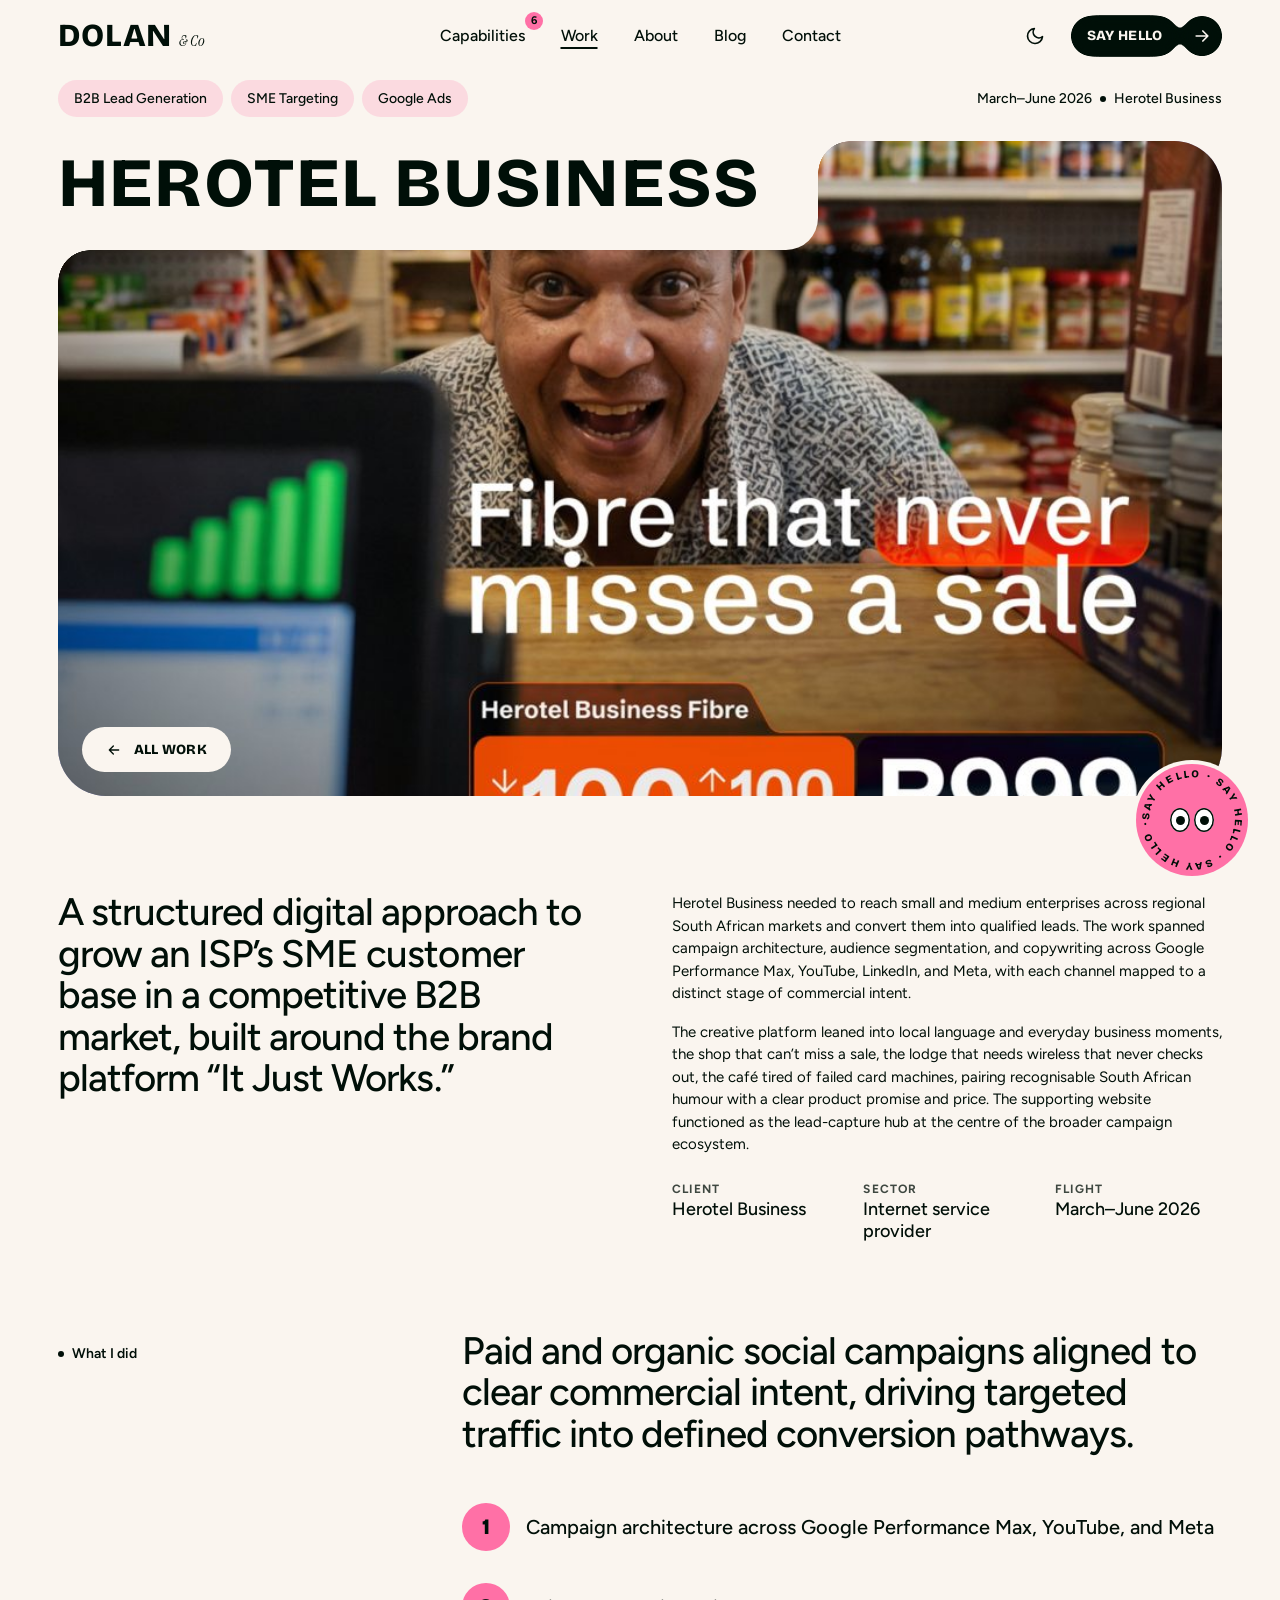
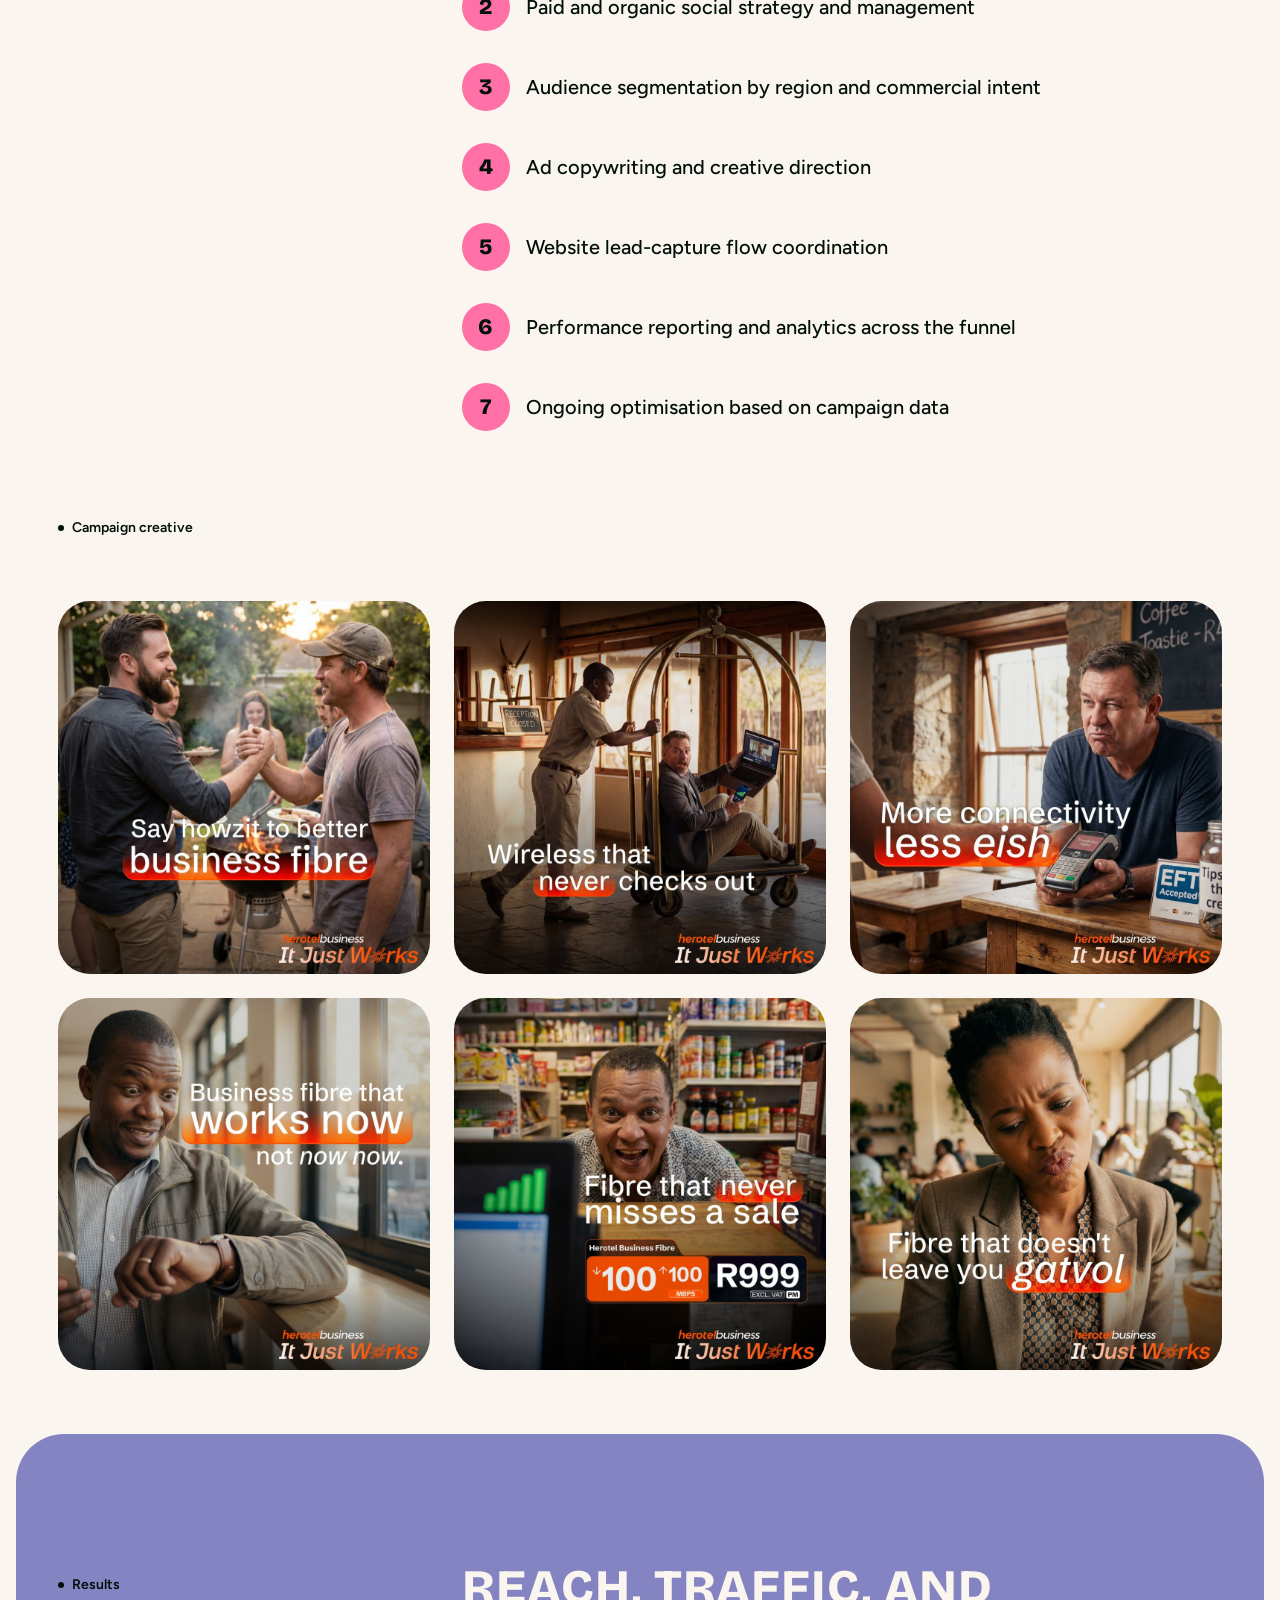
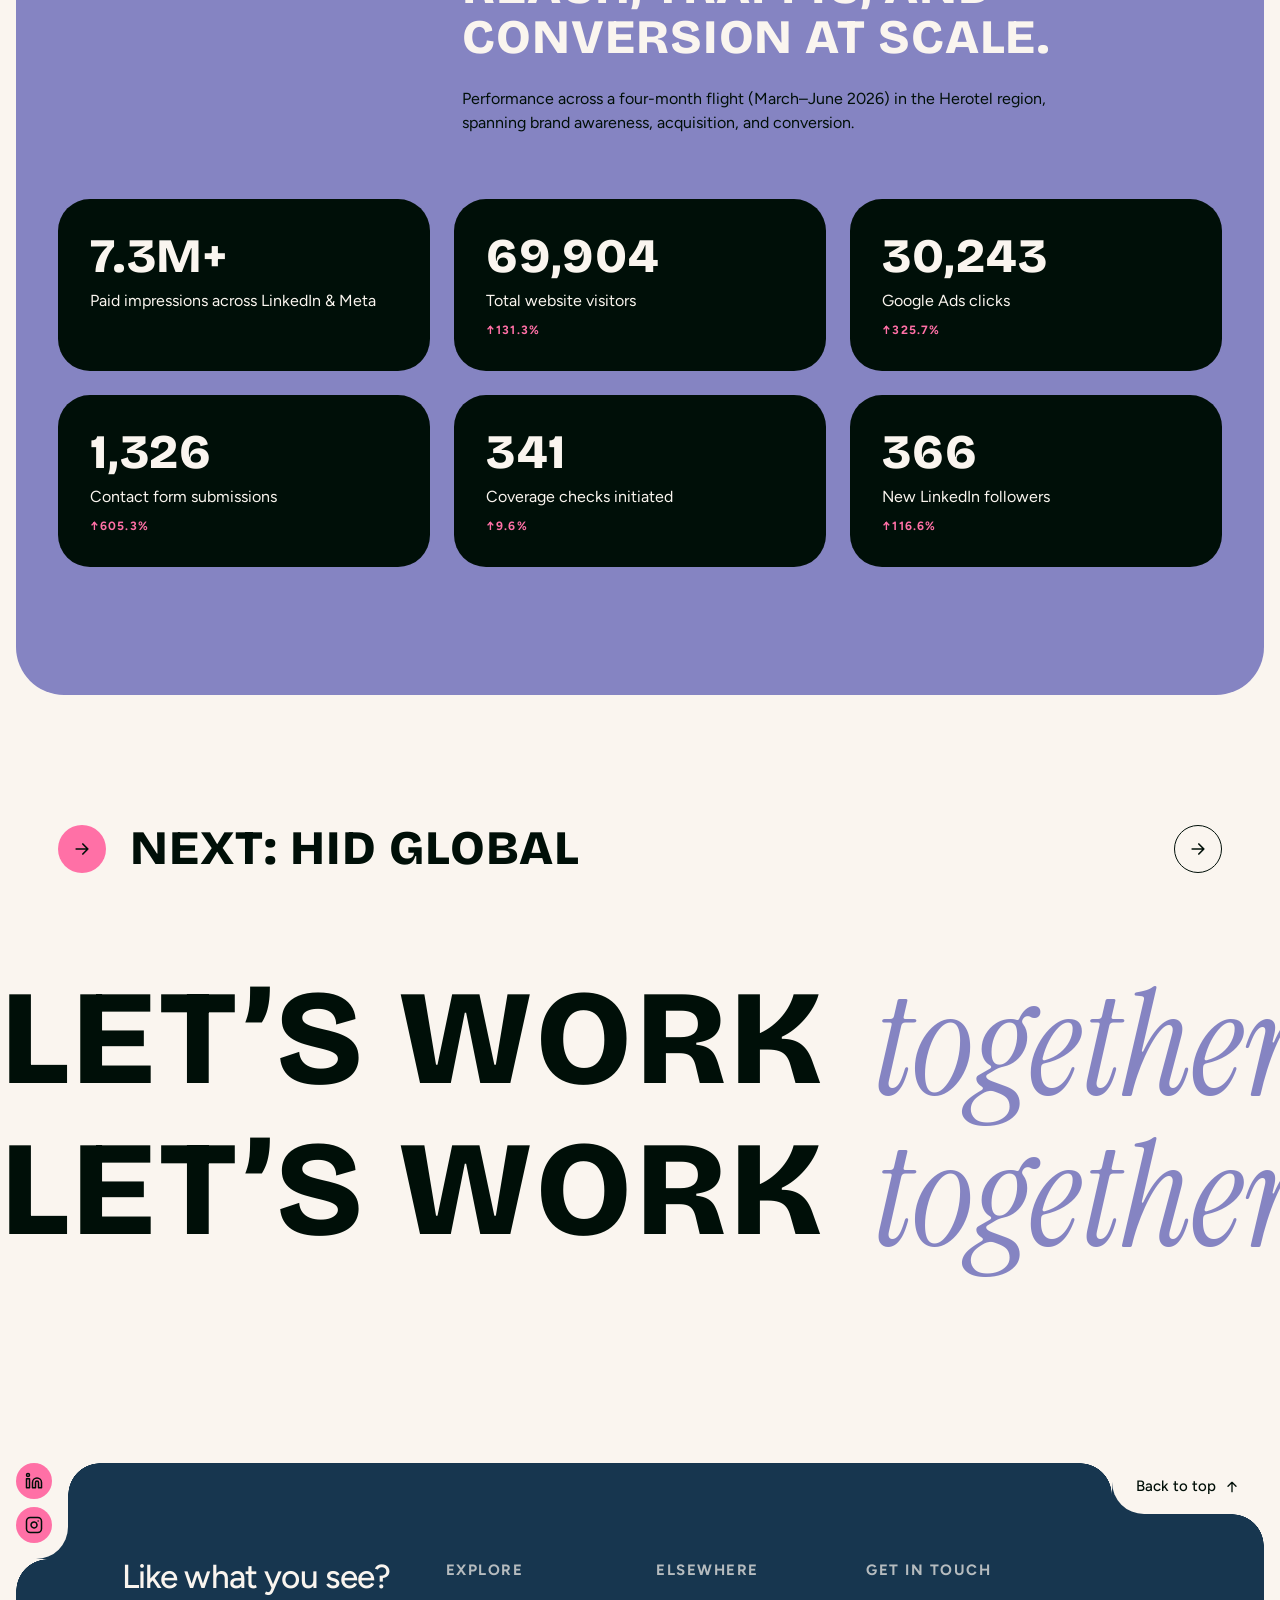
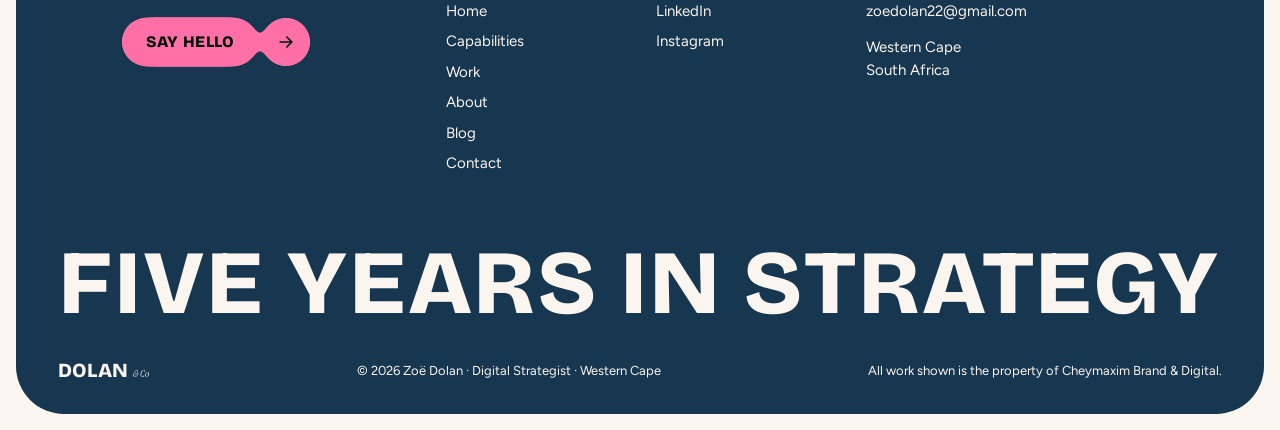
<file: herotel-business.html>
<!doctype html>
<html lang="en-ZA">
<head>
<meta charset="utf-8">
<meta name="viewport" content="width=device-width, initial-scale=1, viewport-fit=cover">
<title>Herotel Business case study | Dolan &amp; Co</title>
<meta name="description" content="A structured digital approach to grow an ISP’s SME customer base in a competitive B2B market, built around the brand platform “It Just Works.”">
<meta name="theme-color" content="#faf5ef" media="(prefers-color-scheme: light)">
<meta name="theme-color" content="#000f08" media="(prefers-color-scheme: dark)">
<link rel="canonical" href="https://zoedolan22.github.io/dolanandco/herotel-business.html">
<link rel="icon" href="favicon.svg" type="image/svg+xml">
<meta property="og:type" content="website">
<meta property="og:site_name" content="Dolan &amp; Co">
<meta property="og:title" content="Herotel Business case study | Dolan &amp; Co">
<meta property="og:description" content="A structured digital approach to grow an ISP’s SME customer base in a competitive B2B market, built around the brand platform “It Just Works.”">
<meta property="og:url" content="https://zoedolan22.github.io/dolanandco/herotel-business.html">
<meta property="og:image" content="https://zoedolan22.github.io/dolanandco/images/herotel-ad-2.jpg">
<meta name="twitter:card" content="summary_large_image">
<link rel="preload" href="fonts/BricolageGrotesque-Variable.woff2" as="font" type="font/woff2" crossorigin>
<link rel="preload" href="fonts/Figtree-Variable.woff2" as="font" type="font/woff2" crossorigin>
<script>try{var t=localStorage.getItem('dolan-theme');if(t==='light'||t==='dark')document.documentElement.setAttribute('data-theme',t)}catch(e){}</script>
<link rel="stylesheet" href="tokens.css">
<link rel="stylesheet" href="site.css">
</head>
<body>
<a class="skip" href="#main">Skip to content</a>
<svg class="goo-defs" aria-hidden="true" focusable="false"><defs><filter id="goo" x="-10%" y="-30%" width="120%" height="160%" color-interpolation-filters="sRGB"><feGaussianBlur in="SourceGraphic" stdDeviation="6" result="blur"/><feColorMatrix in="blur" mode="matrix" values="1 0 0 0 0  0 1 0 0 0  0 0 1 0 0  0 0 0 19 -8"/></filter></defs></svg>
<header class="nav" id="top">
<a class="nav__brand" href="index.html" aria-label="Dolan &amp; Co, home"><span class="wordmark display-sm">Dolan <span class="wordmark__co">&amp; Co</span></span></a>
<nav class="nav__links" aria-label="Primary"><a class="nav__link" href="capabilities.html">Capabilities<span class="nav__badge" aria-hidden="true">6</span></a><a class="nav__link" href="work.html" aria-current="page">Work</a><a class="nav__link" href="about.html">About</a><a class="nav__link" href="blog.html">Blog</a><a class="nav__link" href="contact.html">Contact</a></nav>
<div class="nav__tools">
<button class="icon-btn" type="button" data-theme-toggle aria-label="Switch to dark mode"><svg class="moon" width="20" height="20" viewBox="0 0 24 24" fill="none" stroke="currentColor" stroke-width="2" stroke-linecap="round" stroke-linejoin="round" aria-hidden="true" focusable="false"><path d="M21 12.8A9 9 0 1 1 11.2 3a7 7 0 0 0 9.8 9.8z"/></svg><svg class="sun" width="20" height="20" viewBox="0 0 24 24" fill="none" stroke="currentColor" stroke-width="2" stroke-linecap="round" stroke-linejoin="round" aria-hidden="true" focusable="false"><circle cx="12" cy="12" r="4"/><path d="M12 2v2M12 20v2M4.9 4.9l1.4 1.4M17.7 17.7l1.4 1.4M2 12h2M20 12h2M4.9 19.1l1.4-1.4M17.7 6.3l1.4-1.4"/></svg></button>
<button class="icon-btn menu-btn" type="button" data-menu-open aria-expanded="false" aria-controls="menu" aria-label="Open menu"><svg class="arrow" width="22" height="22" viewBox="0 0 24 24" fill="none" stroke="currentColor" stroke-width="2" stroke-linecap="round" stroke-linejoin="round" aria-hidden="true" focusable="false"><path d="M4 8h16M4 16h16"/></svg></button>
<a class="btn btn--joined btn--sm" href="contact.html"><span class="btn__goo" aria-hidden="true"><span class="btn__pill"></span><span class="btn__orb"></span></span><span>Say hello</span><span class="btn__icon" aria-hidden="true"><svg class="arrow" width="20" height="20" viewBox="0 0 24 24" fill="none" stroke="currentColor" stroke-width="2" stroke-linecap="round" stroke-linejoin="round" aria-hidden="true" focusable="false"><path d="M5 12h14M13 6l6 6-6 6"/></svg></span></a>
</div>
</header>
<div class="menu" id="menu" role="dialog" aria-modal="true" aria-label="Menu" hidden>
<div class="menu__top"><a class="nav__brand" href="index.html" aria-label="Dolan &amp; Co, home"><span class="wordmark display-sm">Dolan <span class="wordmark__co">&amp; Co</span></span></a>
<button class="icon-btn" type="button" data-menu-close aria-label="Close menu"><svg class="arrow" width="22" height="22" viewBox="0 0 24 24" fill="none" stroke="currentColor" stroke-width="2" stroke-linecap="round" stroke-linejoin="round" aria-hidden="true" focusable="false"><path d="M6 6l12 12M18 6L6 18"/></svg></button></div>
<p class="menu__label label">Have a look around...</p>
<nav class="menu__links" aria-label="Mobile"><a href="index.html">Home</a><a href="capabilities.html">Capabilities</a><a href="work.html">Work</a><a href="about.html">About</a><a href="blog.html">Blog</a><a href="contact.html">Contact</a></nav>
<div class="actions"><a class="btn btn--joined btn--accent" href="contact.html"><span class="btn__goo" aria-hidden="true"><span class="btn__pill"></span><span class="btn__orb"></span></span><span>Say hello</span><span class="btn__icon" aria-hidden="true"><svg class="arrow" width="20" height="20" viewBox="0 0 24 24" fill="none" stroke="currentColor" stroke-width="2" stroke-linecap="round" stroke-linejoin="round" aria-hidden="true" focusable="false"><path d="M5 12h14M13 6l6 6-6 6"/></svg></span></a></div>
</div>
<main id="main" tabindex="-1">
<div class="case-top">
<ul class="case-pills" aria-label="Disciplines"><li class="pill">B2B Lead Generation</li><li class="pill">SME Targeting</li><li class="pill">Google Ads</li></ul>
<p class="case-meta"><span>March–June 2026</span><i aria-hidden="true"></i><span>Herotel Business</span></p>
</div>
<section class="case-hero" aria-label="Herotel Business">
<div class="media case-hero__media">
<img src="images/herotel-ad-2.jpg" alt="Herotel Business campaign creative: Fibre that never misses a sale" width="1000" height="1000" style="object-position:50% 42%" fetchpriority="high">
<div class="tab tab--tl case-hero__tab"><h1 class="display-lg headline">Herotel Business</h1></div>
<a class="chip chip--text" href="work.html"><svg class="arrow" width="16" height="16" viewBox="0 0 24 24" fill="none" stroke="currentColor" stroke-width="2" stroke-linecap="round" stroke-linejoin="round" aria-hidden="true" focusable="false"><path d="M19 12H5M11 6l-6 6 6 6"/></svg> All work</a>
</div>
</section>
<section class="case-intro">
<p class="statement">A structured digital approach to grow an ISP’s SME customer base in a competitive B2B market, built around the brand platform “It Just Works.”</p>
<div>
<div class="case-intro__body"><p>Herotel Business needed to reach small and medium enterprises across regional South African markets and convert them into qualified leads. The work spanned campaign architecture, audience segmentation, and copywriting across Google Performance Max, YouTube, LinkedIn, and Meta, with each channel mapped to a distinct stage of commercial intent.</p><p>The creative platform leaned into local language and everyday business moments, the shop that can’t miss a sale, the lodge that needs wireless that never checks out, the café tired of failed card machines, pairing recognisable South African humour with a clear product promise and price. The supporting website functioned as the lead-capture hub at the centre of the broader campaign ecosystem.</p></div>
<dl class="case-facts"><div><dt class="label">Client</dt><dd>Herotel Business</dd></div><div><dt class="label">Sector</dt><dd>Internet service provider</dd></div><div><dt class="label">Flight</dt><dd>March–June 2026</dd></div></dl>
</div>
</section>
<section class="section section--tight" aria-labelledby="did-h">
<div class="wrap split">
<p class="tag split__label">What I did</p>
<div class="stack stack--l">
<h2 id="did-h" class="sr">What I did</h2>
<p class="statement">Paid and organic social campaigns aligned to clear commercial intent, driving targeted traffic into defined conversion pathways.</p>
<ol class="olist"><li><span class="row__n numeral" aria-hidden="true">1</span><span>Campaign architecture across Google Performance Max, YouTube, and Meta</span></li><li><span class="row__n numeral" aria-hidden="true">2</span><span>Paid and organic social strategy and management</span></li><li><span class="row__n numeral" aria-hidden="true">3</span><span>Audience segmentation by region and commercial intent</span></li><li><span class="row__n numeral" aria-hidden="true">4</span><span>Ad copywriting and creative direction</span></li><li><span class="row__n numeral" aria-hidden="true">5</span><span>Website lead-capture flow coordination</span></li><li><span class="row__n numeral" aria-hidden="true">6</span><span>Performance reporting and analytics across the funnel</span></li><li><span class="row__n numeral" aria-hidden="true">7</span><span>Ongoing optimisation based on campaign data</span></li></ol>
</div>
</div>
</section>
<section class="section section--tight" aria-labelledby="gal-h">
<div class="wrap stack stack--xl">
<p class="tag">Campaign creative</p>
<h2 id="gal-h" class="sr">Campaign creative</h2>
<ul class="gallery"><li><img src="images/herotel-ad-3.jpg" alt="Herotel Business campaign creative: Say howzit to better business fibre" width="1000" height="1000" loading="lazy"></li><li><img src="images/herotel-ad-1.jpg" alt="Herotel Business campaign creative: Wireless that never checks out" width="1000" height="1000" loading="lazy"></li><li><img src="images/herotel-ad-5.jpg" alt="Herotel Business campaign creative: More connectivity, less eish" width="1000" height="1000" loading="lazy"></li><li><img src="images/herotel-ad-4.jpg" alt="Herotel Business campaign creative: Business fibre that works now, not now now" width="1000" height="1000" loading="lazy"></li><li><img src="images/herotel-ad-2.jpg" alt="Herotel Business campaign creative: Fibre that never misses a sale" width="1000" height="1000" loading="lazy"></li><li><img src="images/herotel-business.jpg" alt="Herotel Business campaign creative: Fibre that doesn’t leave you gatvol" width="1000" height="1000" loading="lazy"></li></ul>
</div>
</section>
<section class="band band--periwinkle" aria-labelledby="res-h">
<div class="wrap">
<div class="split">
<p class="tag split__label">Results</p>
<div class="stack">
<h2 id="res-h" class="display-md headline">Reach, traffic, and conversion at scale.</h2>
<p class="text">Performance across a four-month flight (March–June 2026) in the Herotel region, spanning brand awareness, acquisition, and conversion.</p>
</div>
</div>
<ul class="stats"><li class="stat"><span class="stat__n display-md">7.3M+</span><span class="stat__l">Paid impressions across LinkedIn &amp; Meta</span></li><li class="stat"><span class="stat__n display-md">69,904</span><span class="stat__l">Total website visitors</span><span class="stat__d label"><span aria-hidden="true">↑</span><span class="sr">Up </span>131.3%</span></li><li class="stat"><span class="stat__n display-md">30,243</span><span class="stat__l">Google Ads clicks</span><span class="stat__d label"><span aria-hidden="true">↑</span><span class="sr">Up </span>325.7%</span></li><li class="stat"><span class="stat__n display-md">1,326</span><span class="stat__l">Contact form submissions</span><span class="stat__d label"><span aria-hidden="true">↑</span><span class="sr">Up </span>605.3%</span></li><li class="stat"><span class="stat__n display-md">341</span><span class="stat__l">Coverage checks initiated</span><span class="stat__d label"><span aria-hidden="true">↑</span><span class="sr">Up </span>9.6%</span></li><li class="stat"><span class="stat__n display-md">366</span><span class="stat__l">New LinkedIn followers</span><span class="stat__d label"><span aria-hidden="true">↑</span><span class="sr">Up </span>116.6%</span></li></ul>
</div>
</section>
<section class="section section--tight" aria-label="Next project">
<div class="wrap">
<ul class="rows"><li class="row"><a class="row__link" href="hid-global.html"><span class="row__n" aria-hidden="true"><svg class="arrow" width="20" height="20" viewBox="0 0 24 24" fill="none" stroke="currentColor" stroke-width="2" stroke-linecap="round" stroke-linejoin="round" aria-hidden="true" focusable="false"><path d="M5 12h14M13 6l6 6-6 6"/></svg></span><span class="row__title display-md">Next: HID Global</span><span class="orb" aria-hidden="true"><svg class="arrow" width="20" height="20" viewBox="0 0 24 24" fill="none" stroke="currentColor" stroke-width="2" stroke-linecap="round" stroke-linejoin="round" aria-hidden="true" focusable="false"><path d="M5 12h14M13 6l6 6-6 6"/></svg></span></a></li></ul>
</div>
</section>
<a class="loop" href="contact.html" aria-label="Let’s work together. Get in touch.">
<div class="loop__row" aria-hidden="true"><span>Let’s work</span><span class="accent-word">together.</span><span>Let’s work</span><span class="accent-word">together.</span></div>
<div class="loop__row loop__row--r" aria-hidden="true"><span>Let’s work</span><span class="accent-word">together.</span><span>Let’s work</span><span class="accent-word">together.</span></div>
</a>
</main>
<footer class="footer">
<a class="tab tab--tr footer__top" href="#top">Back to top <svg class="arrow" width="16" height="16" viewBox="0 0 24 24" fill="none" stroke="currentColor" stroke-width="2" stroke-linecap="round" stroke-linejoin="round" aria-hidden="true" focusable="false"><path d="M12 19V5M6 11l6-6 6 6"/></svg></a>
<div class="tab tab--tl footer__rail"><a href="https://www.linkedin.com/in/zoedolan/" aria-label="LinkedIn"><svg class="arrow" width="18" height="18" viewBox="0 0 24 24" fill="none" stroke="currentColor" stroke-width="2" stroke-linecap="round" stroke-linejoin="round" aria-hidden="true" focusable="false"><path d="M16 8a6 6 0 0 1 6 6v7h-4v-7a2 2 0 0 0-4 0v7h-4v-7a6 6 0 0 1 6-6z"/><rect x="2" y="9" width="4" height="12"/><circle cx="4" cy="4" r="2"/></svg></a><a href="https://www.instagram.com/zo.dolan/" aria-label="Instagram"><svg class="arrow" width="18" height="18" viewBox="0 0 24 24" fill="none" stroke="currentColor" stroke-width="2" stroke-linecap="round" stroke-linejoin="round" aria-hidden="true" focusable="false"><rect x="2" y="2" width="20" height="20" rx="5" ry="5"/><path d="M16 11.37A4 4 0 1 1 12.63 8 4 4 0 0 1 16 11.37z"/><path d="M17.5 6.5h.01"/></svg></a></div>
<div class="footer__grid">
<div class="footer__cta"><p class="footer__cta-t">Like what you see?</p><a class="btn btn--joined btn--accent" href="contact.html"><span class="btn__goo" aria-hidden="true"><span class="btn__pill"></span><span class="btn__orb"></span></span><span>Say hello</span><span class="btn__icon" aria-hidden="true"><svg class="arrow" width="20" height="20" viewBox="0 0 24 24" fill="none" stroke="currentColor" stroke-width="2" stroke-linecap="round" stroke-linejoin="round" aria-hidden="true" focusable="false"><path d="M5 12h14M13 6l6 6-6 6"/></svg></span></a></div>
<nav class="footer__col" aria-label="Explore"><p class="footer__h label">Explore</p><ul>
<li><a href="index.html">Home</a></li><li><a href="capabilities.html">Capabilities</a></li><li><a href="work.html">Work</a></li>
<li><a href="about.html">About</a></li><li><a href="blog.html">Blog</a></li><li><a href="contact.html">Contact</a></li></ul></nav>
<div class="footer__col"><p class="footer__h label">Elsewhere</p><ul>
<li><a href="https://www.linkedin.com/in/zoedolan/">LinkedIn</a></li><li><a href="https://www.instagram.com/zo.dolan/">Instagram</a></li></ul></div>
<div class="footer__col"><p class="footer__h label">Get in touch</p>
<p><a href="mailto:zoedolan22@gmail.com">zoedolan22@gmail.com</a></p><p>Western Cape<br>South Africa</p></div>
</div>
<div class="footer__ghostwrap"><p class="footer__ghost" aria-hidden="true">Five years in strategy</p></div>
<div class="footer__bar"><a class="nav__brand" href="index.html" aria-label="Dolan &amp; Co, home"><span class="wordmark heading">Dolan <span class="wordmark__co">&amp; Co</span></span></a>
<p>© 2026 Zoë Dolan · Digital Strategist · Western Cape</p>
<p>All work shown is the property of Cheymaxim Brand &amp; Digital.</p></div>
</footer>
<a class="badge" href="contact.html" aria-label="Say hello, get in touch">
<svg class="badge__ring" viewBox="0 0 112 112" aria-hidden="true" focusable="false"><defs><path id="ring" d="M56,56 m-43,0 a43,43 0 1,1 86,0 a43,43 0 1,1 -86,0"/></defs>
<text><textPath href="#ring" textLength="268" lengthAdjust="spacing">Say hello · Say hello · Say hello · </textPath></text></svg>
<span class="eyes" aria-hidden="true"><i><b></b></i><i><b></b></i></span></a>
<script src="site.js" defer></script>
</body>
</html>
</file>
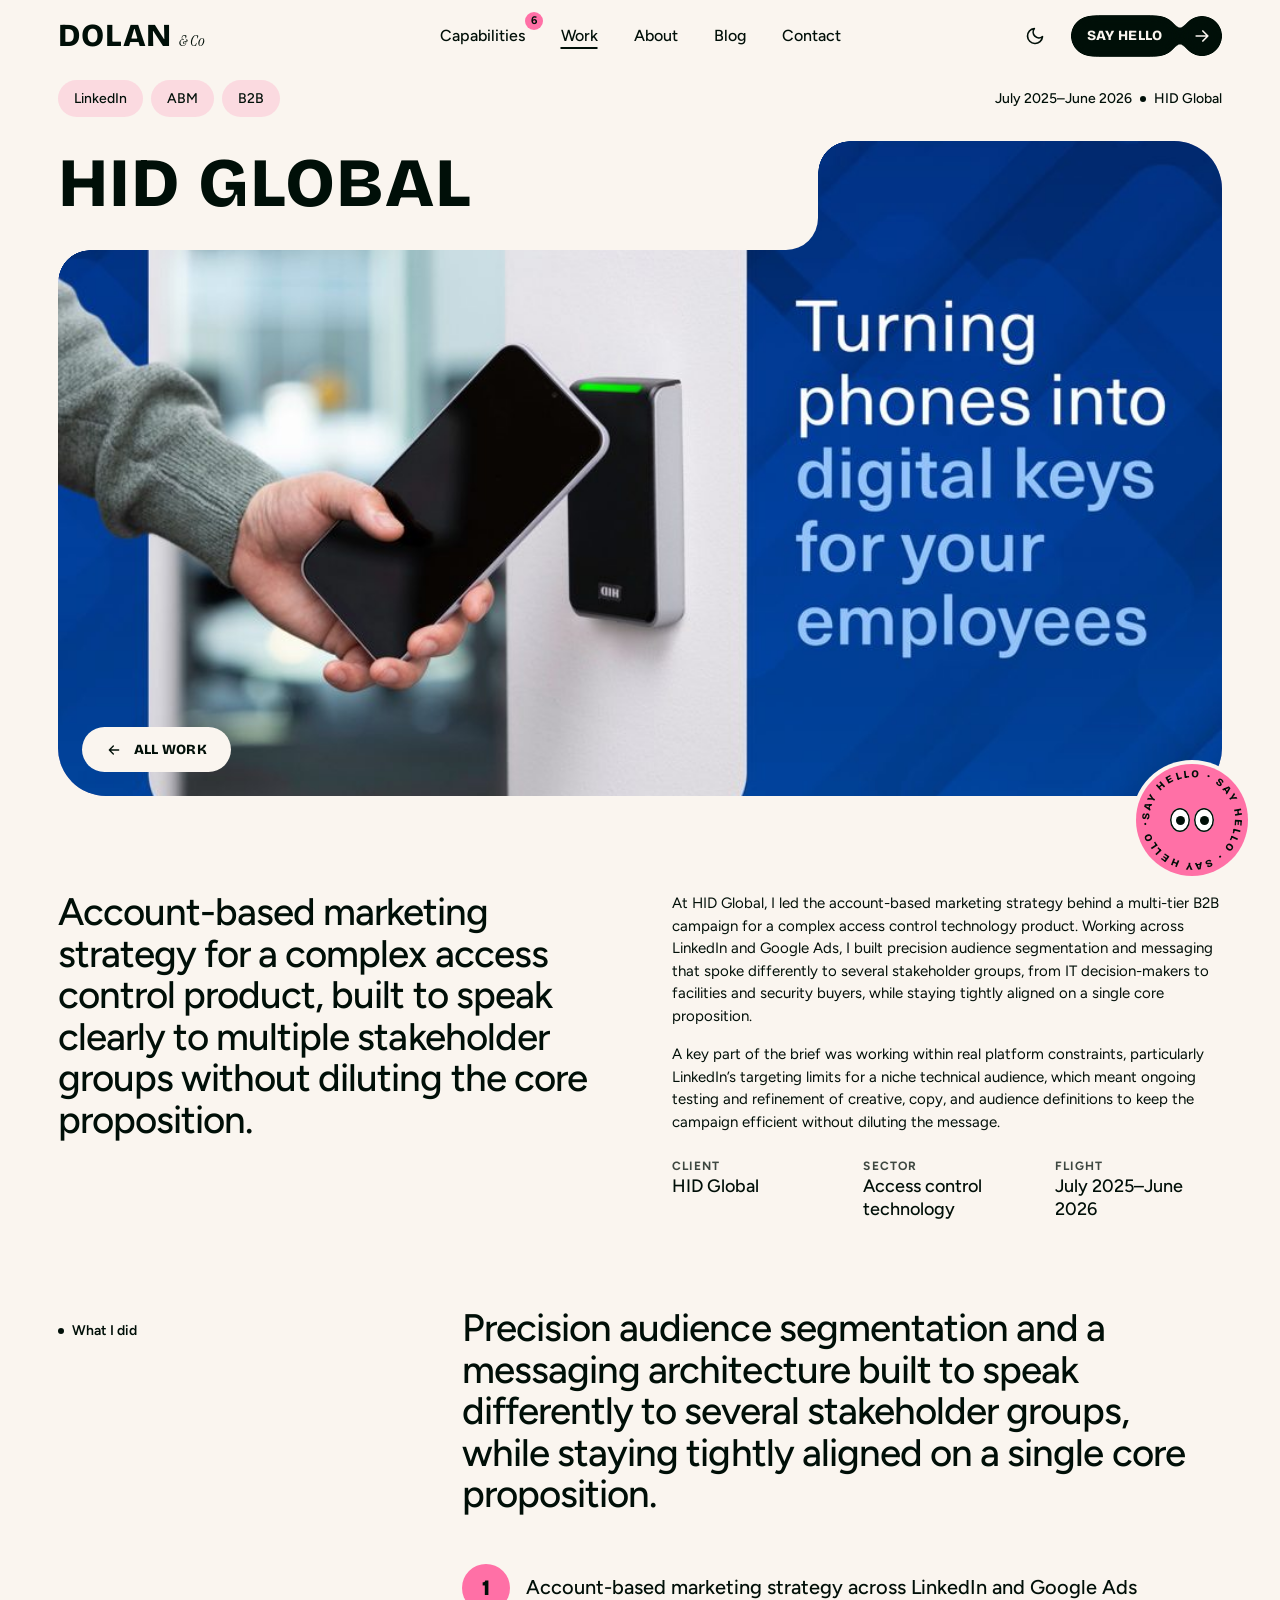
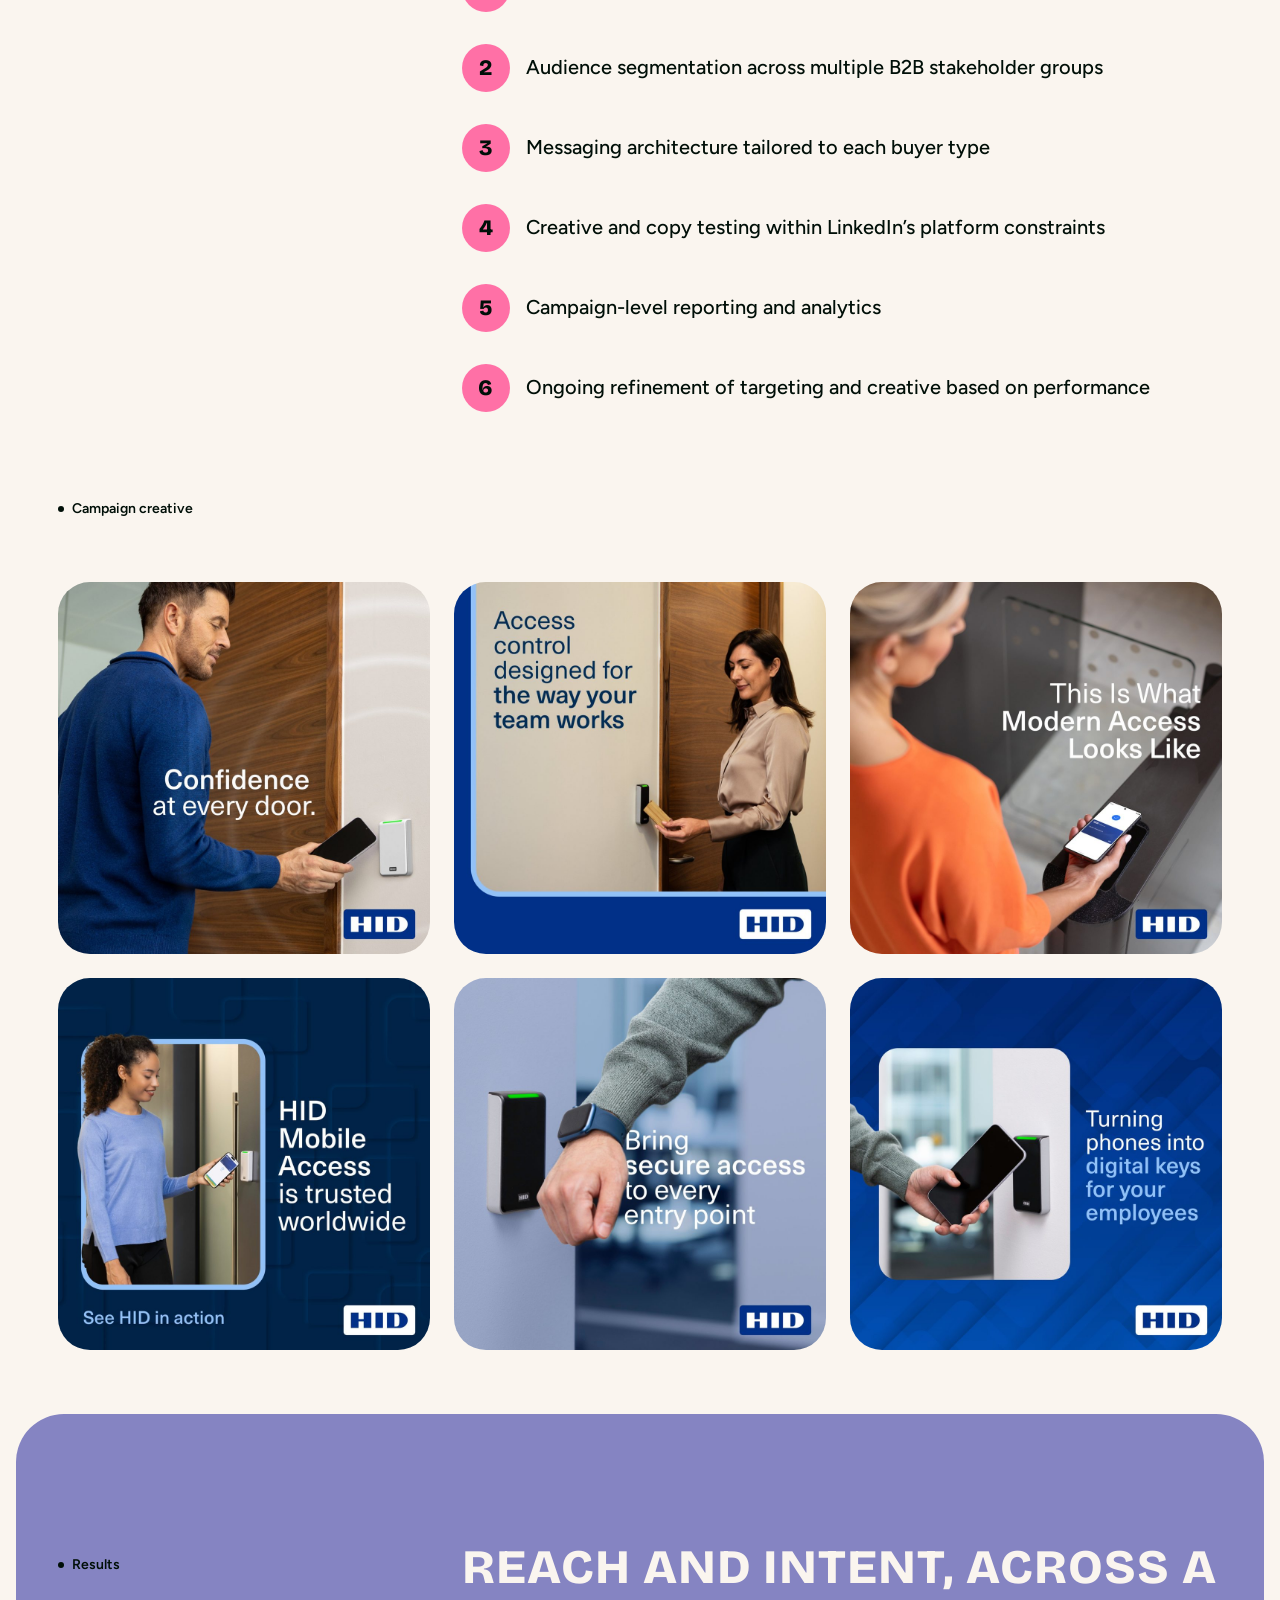
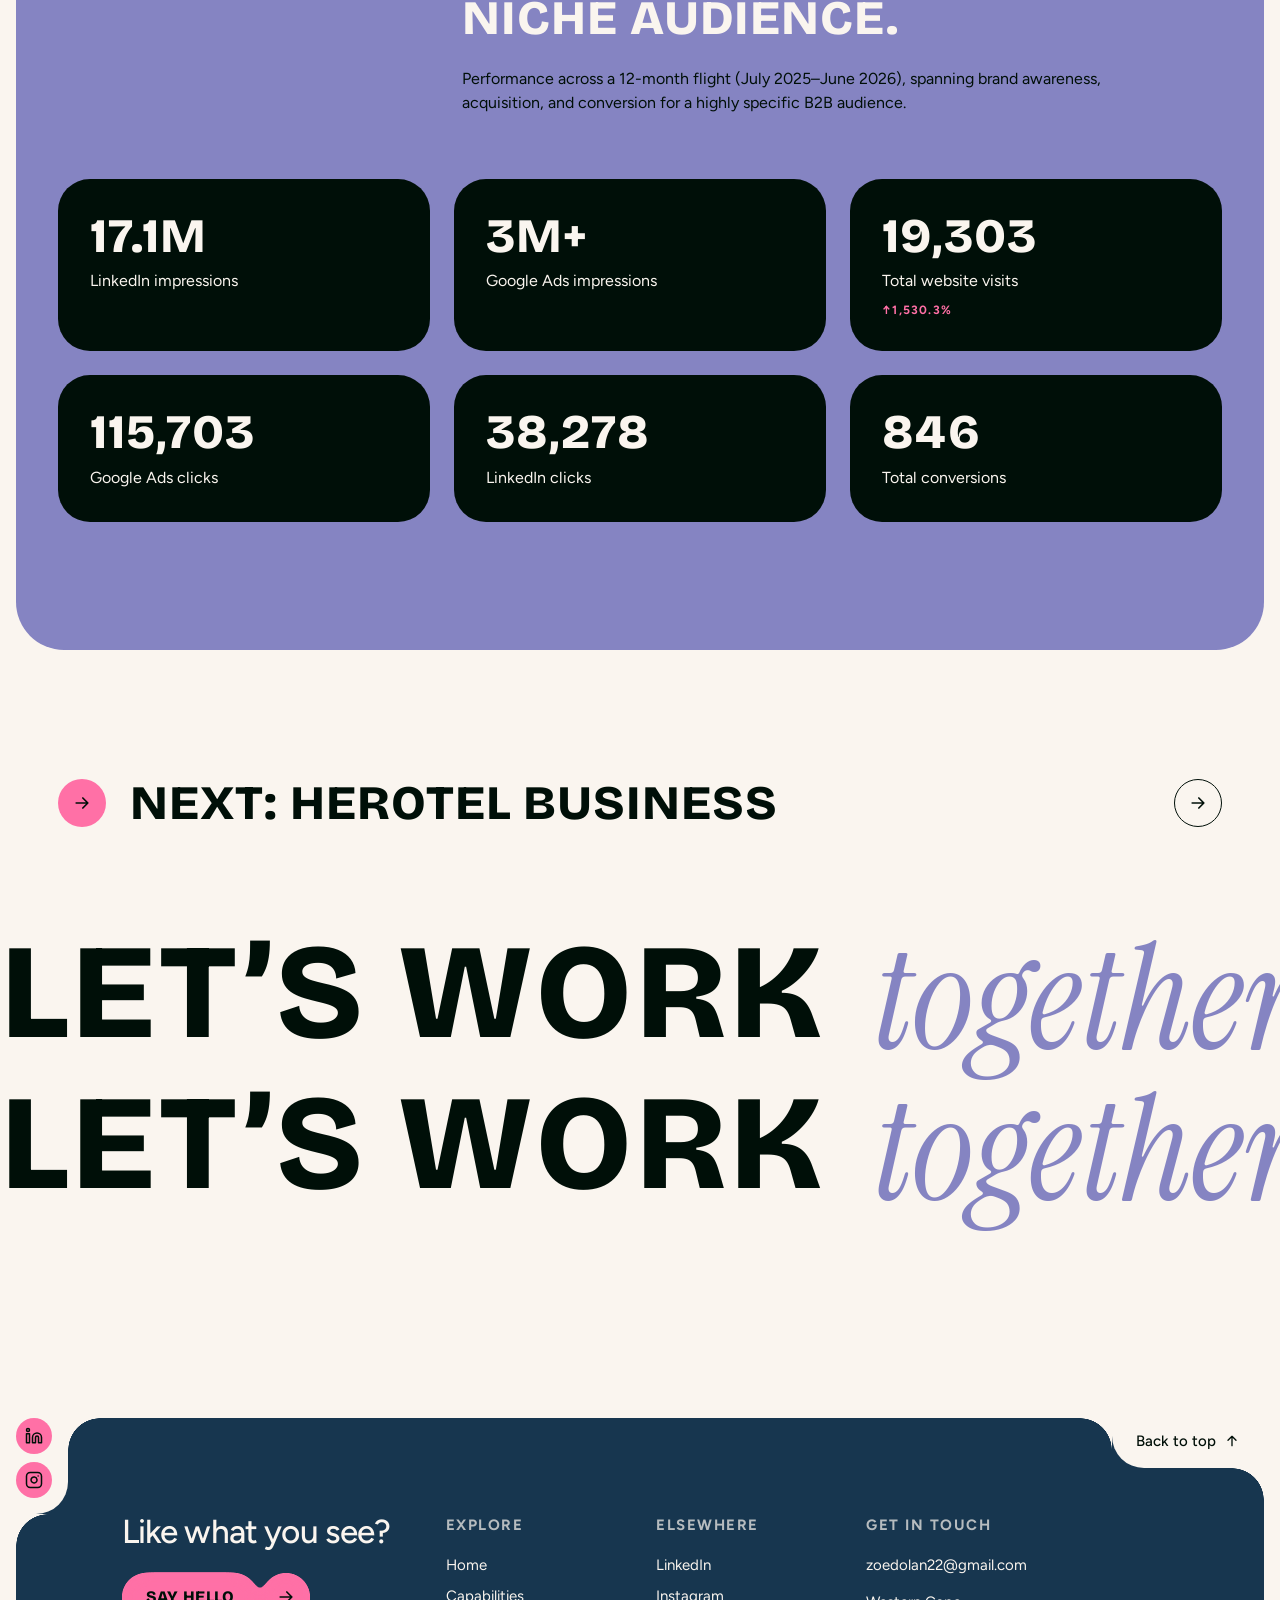
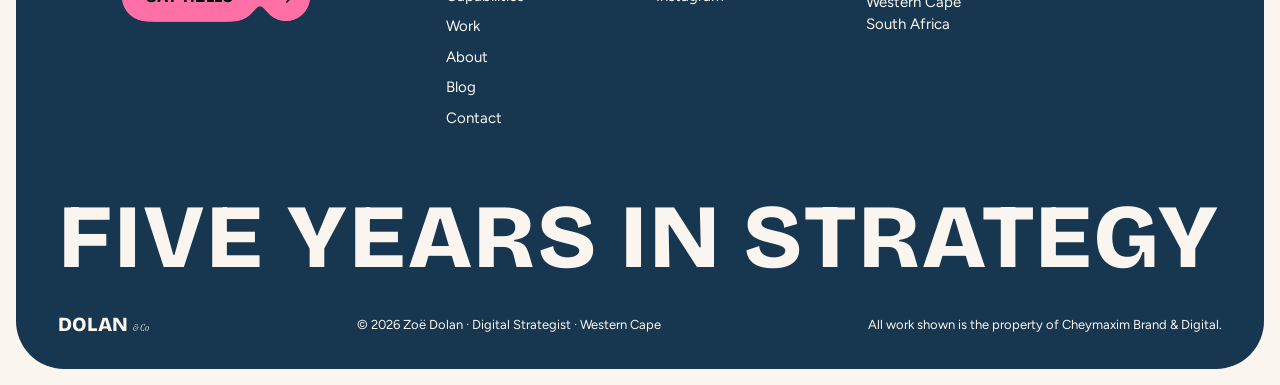
<file: hid-global.html>
<!doctype html>
<html lang="en-ZA">
<head>
<meta charset="utf-8">
<meta name="viewport" content="width=device-width, initial-scale=1, viewport-fit=cover">
<title>HID Global case study | Dolan &amp; Co</title>
<meta name="description" content="Account-based marketing strategy for a complex access control product, built to speak clearly to multiple stakeholder groups without diluting the core proposition.">
<meta name="theme-color" content="#faf5ef" media="(prefers-color-scheme: light)">
<meta name="theme-color" content="#000f08" media="(prefers-color-scheme: dark)">
<link rel="canonical" href="https://zoedolan22.github.io/dolanandco/hid-global.html">
<link rel="icon" href="favicon.svg" type="image/svg+xml">
<meta property="og:type" content="website">
<meta property="og:site_name" content="Dolan &amp; Co">
<meta property="og:title" content="HID Global case study | Dolan &amp; Co">
<meta property="og:description" content="Account-based marketing strategy for a complex access control product, built to speak clearly to multiple stakeholder groups without diluting the core proposition.">
<meta property="og:url" content="https://zoedolan22.github.io/dolanandco/hid-global.html">
<meta property="og:image" content="https://zoedolan22.github.io/dolanandco/images/hid-ad-3.jpg">
<meta name="twitter:card" content="summary_large_image">
<link rel="preload" href="fonts/BricolageGrotesque-Variable.woff2" as="font" type="font/woff2" crossorigin>
<link rel="preload" href="fonts/Figtree-Variable.woff2" as="font" type="font/woff2" crossorigin>
<script>try{var t=localStorage.getItem('dolan-theme');if(t==='light'||t==='dark')document.documentElement.setAttribute('data-theme',t)}catch(e){}</script>
<link rel="stylesheet" href="tokens.css">
<link rel="stylesheet" href="site.css">
</head>
<body>
<a class="skip" href="#main">Skip to content</a>
<svg class="goo-defs" aria-hidden="true" focusable="false"><defs><filter id="goo" x="-10%" y="-30%" width="120%" height="160%" color-interpolation-filters="sRGB"><feGaussianBlur in="SourceGraphic" stdDeviation="6" result="blur"/><feColorMatrix in="blur" mode="matrix" values="1 0 0 0 0  0 1 0 0 0  0 0 1 0 0  0 0 0 19 -8"/></filter></defs></svg>
<header class="nav" id="top">
<a class="nav__brand" href="index.html" aria-label="Dolan &amp; Co, home"><span class="wordmark display-sm">Dolan <span class="wordmark__co">&amp; Co</span></span></a>
<nav class="nav__links" aria-label="Primary"><a class="nav__link" href="capabilities.html">Capabilities<span class="nav__badge" aria-hidden="true">6</span></a><a class="nav__link" href="work.html" aria-current="page">Work</a><a class="nav__link" href="about.html">About</a><a class="nav__link" href="blog.html">Blog</a><a class="nav__link" href="contact.html">Contact</a></nav>
<div class="nav__tools">
<button class="icon-btn" type="button" data-theme-toggle aria-label="Switch to dark mode"><svg class="moon" width="20" height="20" viewBox="0 0 24 24" fill="none" stroke="currentColor" stroke-width="2" stroke-linecap="round" stroke-linejoin="round" aria-hidden="true" focusable="false"><path d="M21 12.8A9 9 0 1 1 11.2 3a7 7 0 0 0 9.8 9.8z"/></svg><svg class="sun" width="20" height="20" viewBox="0 0 24 24" fill="none" stroke="currentColor" stroke-width="2" stroke-linecap="round" stroke-linejoin="round" aria-hidden="true" focusable="false"><circle cx="12" cy="12" r="4"/><path d="M12 2v2M12 20v2M4.9 4.9l1.4 1.4M17.7 17.7l1.4 1.4M2 12h2M20 12h2M4.9 19.1l1.4-1.4M17.7 6.3l1.4-1.4"/></svg></button>
<button class="icon-btn menu-btn" type="button" data-menu-open aria-expanded="false" aria-controls="menu" aria-label="Open menu"><svg class="arrow" width="22" height="22" viewBox="0 0 24 24" fill="none" stroke="currentColor" stroke-width="2" stroke-linecap="round" stroke-linejoin="round" aria-hidden="true" focusable="false"><path d="M4 8h16M4 16h16"/></svg></button>
<a class="btn btn--joined btn--sm" href="contact.html"><span class="btn__goo" aria-hidden="true"><span class="btn__pill"></span><span class="btn__orb"></span></span><span>Say hello</span><span class="btn__icon" aria-hidden="true"><svg class="arrow" width="20" height="20" viewBox="0 0 24 24" fill="none" stroke="currentColor" stroke-width="2" stroke-linecap="round" stroke-linejoin="round" aria-hidden="true" focusable="false"><path d="M5 12h14M13 6l6 6-6 6"/></svg></span></a>
</div>
</header>
<div class="menu" id="menu" role="dialog" aria-modal="true" aria-label="Menu" hidden>
<div class="menu__top"><a class="nav__brand" href="index.html" aria-label="Dolan &amp; Co, home"><span class="wordmark display-sm">Dolan <span class="wordmark__co">&amp; Co</span></span></a>
<button class="icon-btn" type="button" data-menu-close aria-label="Close menu"><svg class="arrow" width="22" height="22" viewBox="0 0 24 24" fill="none" stroke="currentColor" stroke-width="2" stroke-linecap="round" stroke-linejoin="round" aria-hidden="true" focusable="false"><path d="M6 6l12 12M18 6L6 18"/></svg></button></div>
<p class="menu__label label">Have a look around...</p>
<nav class="menu__links" aria-label="Mobile"><a href="index.html">Home</a><a href="capabilities.html">Capabilities</a><a href="work.html">Work</a><a href="about.html">About</a><a href="blog.html">Blog</a><a href="contact.html">Contact</a></nav>
<div class="actions"><a class="btn btn--joined btn--accent" href="contact.html"><span class="btn__goo" aria-hidden="true"><span class="btn__pill"></span><span class="btn__orb"></span></span><span>Say hello</span><span class="btn__icon" aria-hidden="true"><svg class="arrow" width="20" height="20" viewBox="0 0 24 24" fill="none" stroke="currentColor" stroke-width="2" stroke-linecap="round" stroke-linejoin="round" aria-hidden="true" focusable="false"><path d="M5 12h14M13 6l6 6-6 6"/></svg></span></a></div>
</div>
<main id="main" tabindex="-1">
<div class="case-top">
<ul class="case-pills" aria-label="Disciplines"><li class="pill">LinkedIn</li><li class="pill">ABM</li><li class="pill">B2B</li></ul>
<p class="case-meta"><span>July 2025–June 2026</span><i aria-hidden="true"></i><span>HID Global</span></p>
</div>
<section class="case-hero" aria-label="HID Global">
<div class="media case-hero__media">
<img src="images/hid-ad-3.jpg" alt="HID Global campaign creative: Turning phones into digital keys for your employees" width="1000" height="1000" style="object-position:50% 50%" fetchpriority="high">
<div class="tab tab--tl case-hero__tab"><h1 class="display-lg headline">HID Global</h1></div>
<a class="chip chip--text" href="work.html"><svg class="arrow" width="16" height="16" viewBox="0 0 24 24" fill="none" stroke="currentColor" stroke-width="2" stroke-linecap="round" stroke-linejoin="round" aria-hidden="true" focusable="false"><path d="M19 12H5M11 6l-6 6 6 6"/></svg> All work</a>
</div>
</section>
<section class="case-intro">
<p class="statement">Account-based marketing strategy for a complex access control product, built to speak clearly to multiple stakeholder groups without diluting the core proposition.</p>
<div>
<div class="case-intro__body"><p>At HID Global, I led the account-based marketing strategy behind a multi-tier B2B campaign for a complex access control technology product. Working across LinkedIn and Google Ads, I built precision audience segmentation and messaging that spoke differently to several stakeholder groups, from IT decision-makers to facilities and security buyers, while staying tightly aligned on a single core proposition.</p><p>A key part of the brief was working within real platform constraints, particularly LinkedIn’s targeting limits for a niche technical audience, which meant ongoing testing and refinement of creative, copy, and audience definitions to keep the campaign efficient without diluting the message.</p></div>
<dl class="case-facts"><div><dt class="label">Client</dt><dd>HID Global</dd></div><div><dt class="label">Sector</dt><dd>Access control technology</dd></div><div><dt class="label">Flight</dt><dd>July 2025–June 2026</dd></div></dl>
</div>
</section>
<section class="section section--tight" aria-labelledby="did-h">
<div class="wrap split">
<p class="tag split__label">What I did</p>
<div class="stack stack--l">
<h2 id="did-h" class="sr">What I did</h2>
<p class="statement">Precision audience segmentation and a messaging architecture built to speak differently to several stakeholder groups, while staying tightly aligned on a single core proposition.</p>
<ol class="olist"><li><span class="row__n numeral" aria-hidden="true">1</span><span>Account-based marketing strategy across LinkedIn and Google Ads</span></li><li><span class="row__n numeral" aria-hidden="true">2</span><span>Audience segmentation across multiple B2B stakeholder groups</span></li><li><span class="row__n numeral" aria-hidden="true">3</span><span>Messaging architecture tailored to each buyer type</span></li><li><span class="row__n numeral" aria-hidden="true">4</span><span>Creative and copy testing within LinkedIn’s platform constraints</span></li><li><span class="row__n numeral" aria-hidden="true">5</span><span>Campaign-level reporting and analytics</span></li><li><span class="row__n numeral" aria-hidden="true">6</span><span>Ongoing refinement of targeting and creative based on performance</span></li></ol>
</div>
</div>
</section>
<section class="section section--tight" aria-labelledby="gal-h">
<div class="wrap stack stack--xl">
<p class="tag">Campaign creative</p>
<h2 id="gal-h" class="sr">Campaign creative</h2>
<ul class="gallery"><li><img src="images/hid-ad-2.jpg" alt="HID Global campaign creative: Confidence at every door" width="1000" height="1000" loading="lazy"></li><li><img src="images/hid-ad-6.jpg" alt="HID Global campaign creative: Access control designed for the way your team works" width="1000" height="1000" loading="lazy"></li><li><img src="images/hid-ad-4.jpg" alt="HID Global campaign creative: This is what modern access looks like" width="1000" height="1000" loading="lazy"></li><li><img src="images/hid-ad-5.jpg" alt="HID Global campaign creative: HID Mobile Access is trusted worldwide" width="1000" height="1000" loading="lazy"></li><li><img src="images/hid-ad-1.jpg" alt="HID Global campaign creative: Bring secure access to every entry point" width="1000" height="1000" loading="lazy"></li><li><img src="images/hid-ad-3.jpg" alt="HID Global campaign creative: Turning phones into digital keys for your employees" width="1000" height="1000" loading="lazy"></li></ul>
</div>
</section>
<section class="band band--periwinkle" aria-labelledby="res-h">
<div class="wrap">
<div class="split">
<p class="tag split__label">Results</p>
<div class="stack">
<h2 id="res-h" class="display-md headline">Reach and intent, across a niche audience.</h2>
<p class="text">Performance across a 12-month flight (July 2025–June 2026), spanning brand awareness, acquisition, and conversion for a highly specific B2B audience.</p>
</div>
</div>
<ul class="stats"><li class="stat"><span class="stat__n display-md">17.1M</span><span class="stat__l">LinkedIn impressions</span></li><li class="stat"><span class="stat__n display-md">3M+</span><span class="stat__l">Google Ads impressions</span></li><li class="stat"><span class="stat__n display-md">19,303</span><span class="stat__l">Total website visits</span><span class="stat__d label"><span aria-hidden="true">↑</span><span class="sr">Up </span>1,530.3%</span></li><li class="stat"><span class="stat__n display-md">115,703</span><span class="stat__l">Google Ads clicks</span></li><li class="stat"><span class="stat__n display-md">38,278</span><span class="stat__l">LinkedIn clicks</span></li><li class="stat"><span class="stat__n display-md">846</span><span class="stat__l">Total conversions</span></li></ul>
</div>
</section>
<section class="section section--tight" aria-label="Next project">
<div class="wrap">
<ul class="rows"><li class="row"><a class="row__link" href="herotel-business.html"><span class="row__n" aria-hidden="true"><svg class="arrow" width="20" height="20" viewBox="0 0 24 24" fill="none" stroke="currentColor" stroke-width="2" stroke-linecap="round" stroke-linejoin="round" aria-hidden="true" focusable="false"><path d="M5 12h14M13 6l6 6-6 6"/></svg></span><span class="row__title display-md">Next: Herotel Business</span><span class="orb" aria-hidden="true"><svg class="arrow" width="20" height="20" viewBox="0 0 24 24" fill="none" stroke="currentColor" stroke-width="2" stroke-linecap="round" stroke-linejoin="round" aria-hidden="true" focusable="false"><path d="M5 12h14M13 6l6 6-6 6"/></svg></span></a></li></ul>
</div>
</section>
<a class="loop" href="contact.html" aria-label="Let’s work together. Get in touch.">
<div class="loop__row" aria-hidden="true"><span>Let’s work</span><span class="accent-word">together.</span><span>Let’s work</span><span class="accent-word">together.</span></div>
<div class="loop__row loop__row--r" aria-hidden="true"><span>Let’s work</span><span class="accent-word">together.</span><span>Let’s work</span><span class="accent-word">together.</span></div>
</a>
</main>
<footer class="footer">
<a class="tab tab--tr footer__top" href="#top">Back to top <svg class="arrow" width="16" height="16" viewBox="0 0 24 24" fill="none" stroke="currentColor" stroke-width="2" stroke-linecap="round" stroke-linejoin="round" aria-hidden="true" focusable="false"><path d="M12 19V5M6 11l6-6 6 6"/></svg></a>
<div class="tab tab--tl footer__rail"><a href="https://www.linkedin.com/in/zoedolan/" aria-label="LinkedIn"><svg class="arrow" width="18" height="18" viewBox="0 0 24 24" fill="none" stroke="currentColor" stroke-width="2" stroke-linecap="round" stroke-linejoin="round" aria-hidden="true" focusable="false"><path d="M16 8a6 6 0 0 1 6 6v7h-4v-7a2 2 0 0 0-4 0v7h-4v-7a6 6 0 0 1 6-6z"/><rect x="2" y="9" width="4" height="12"/><circle cx="4" cy="4" r="2"/></svg></a><a href="https://www.instagram.com/zo.dolan/" aria-label="Instagram"><svg class="arrow" width="18" height="18" viewBox="0 0 24 24" fill="none" stroke="currentColor" stroke-width="2" stroke-linecap="round" stroke-linejoin="round" aria-hidden="true" focusable="false"><rect x="2" y="2" width="20" height="20" rx="5" ry="5"/><path d="M16 11.37A4 4 0 1 1 12.63 8 4 4 0 0 1 16 11.37z"/><path d="M17.5 6.5h.01"/></svg></a></div>
<div class="footer__grid">
<div class="footer__cta"><p class="footer__cta-t">Like what you see?</p><a class="btn btn--joined btn--accent" href="contact.html"><span class="btn__goo" aria-hidden="true"><span class="btn__pill"></span><span class="btn__orb"></span></span><span>Say hello</span><span class="btn__icon" aria-hidden="true"><svg class="arrow" width="20" height="20" viewBox="0 0 24 24" fill="none" stroke="currentColor" stroke-width="2" stroke-linecap="round" stroke-linejoin="round" aria-hidden="true" focusable="false"><path d="M5 12h14M13 6l6 6-6 6"/></svg></span></a></div>
<nav class="footer__col" aria-label="Explore"><p class="footer__h label">Explore</p><ul>
<li><a href="index.html">Home</a></li><li><a href="capabilities.html">Capabilities</a></li><li><a href="work.html">Work</a></li>
<li><a href="about.html">About</a></li><li><a href="blog.html">Blog</a></li><li><a href="contact.html">Contact</a></li></ul></nav>
<div class="footer__col"><p class="footer__h label">Elsewhere</p><ul>
<li><a href="https://www.linkedin.com/in/zoedolan/">LinkedIn</a></li><li><a href="https://www.instagram.com/zo.dolan/">Instagram</a></li></ul></div>
<div class="footer__col"><p class="footer__h label">Get in touch</p>
<p><a href="mailto:zoedolan22@gmail.com">zoedolan22@gmail.com</a></p><p>Western Cape<br>South Africa</p></div>
</div>
<div class="footer__ghostwrap"><p class="footer__ghost" aria-hidden="true">Five years in strategy</p></div>
<div class="footer__bar"><a class="nav__brand" href="index.html" aria-label="Dolan &amp; Co, home"><span class="wordmark heading">Dolan <span class="wordmark__co">&amp; Co</span></span></a>
<p>© 2026 Zoë Dolan · Digital Strategist · Western Cape</p>
<p>All work shown is the property of Cheymaxim Brand &amp; Digital.</p></div>
</footer>
<a class="badge" href="contact.html" aria-label="Say hello, get in touch">
<svg class="badge__ring" viewBox="0 0 112 112" aria-hidden="true" focusable="false"><defs><path id="ring" d="M56,56 m-43,0 a43,43 0 1,1 86,0 a43,43 0 1,1 -86,0"/></defs>
<text><textPath href="#ring" textLength="268" lengthAdjust="spacing">Say hello · Say hello · Say hello · </textPath></text></svg>
<span class="eyes" aria-hidden="true"><i><b></b></i><i><b></b></i></span></a>
<script src="site.js" defer></script>
</body>
</html>
</file>
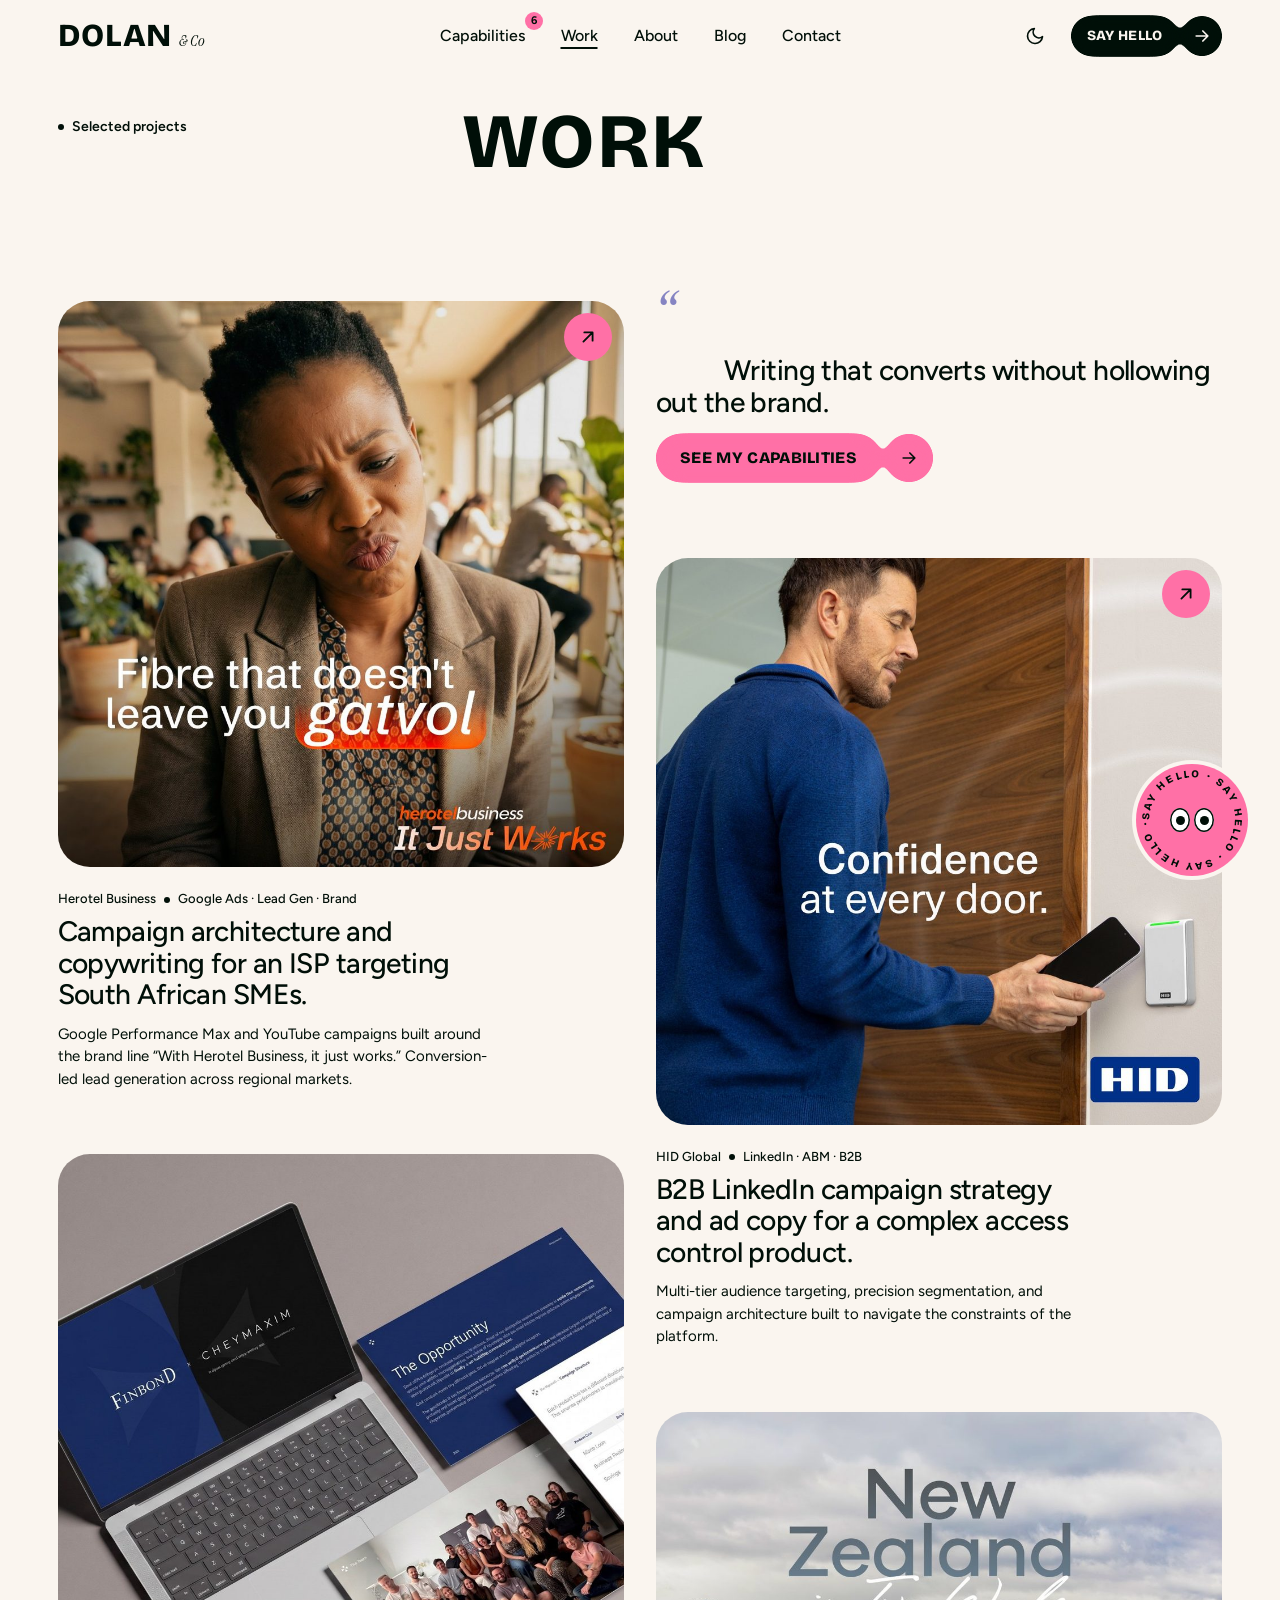
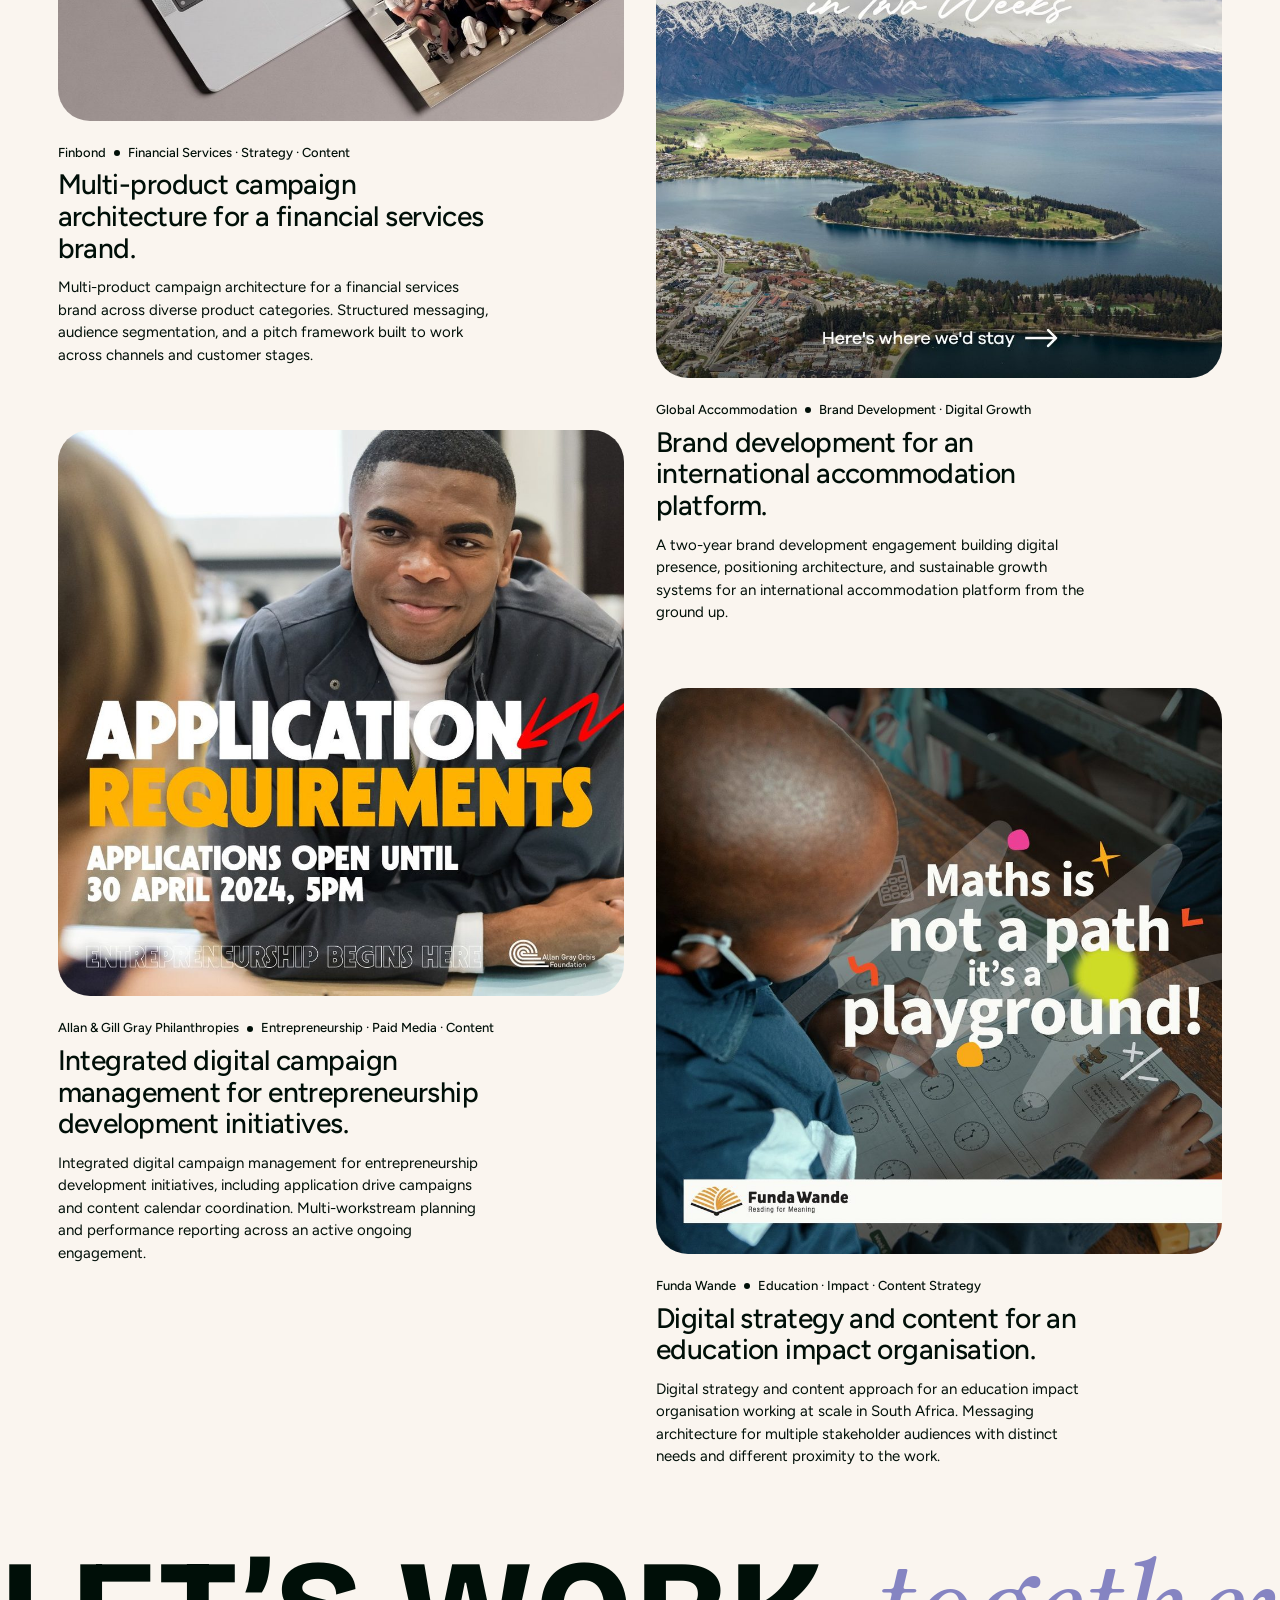
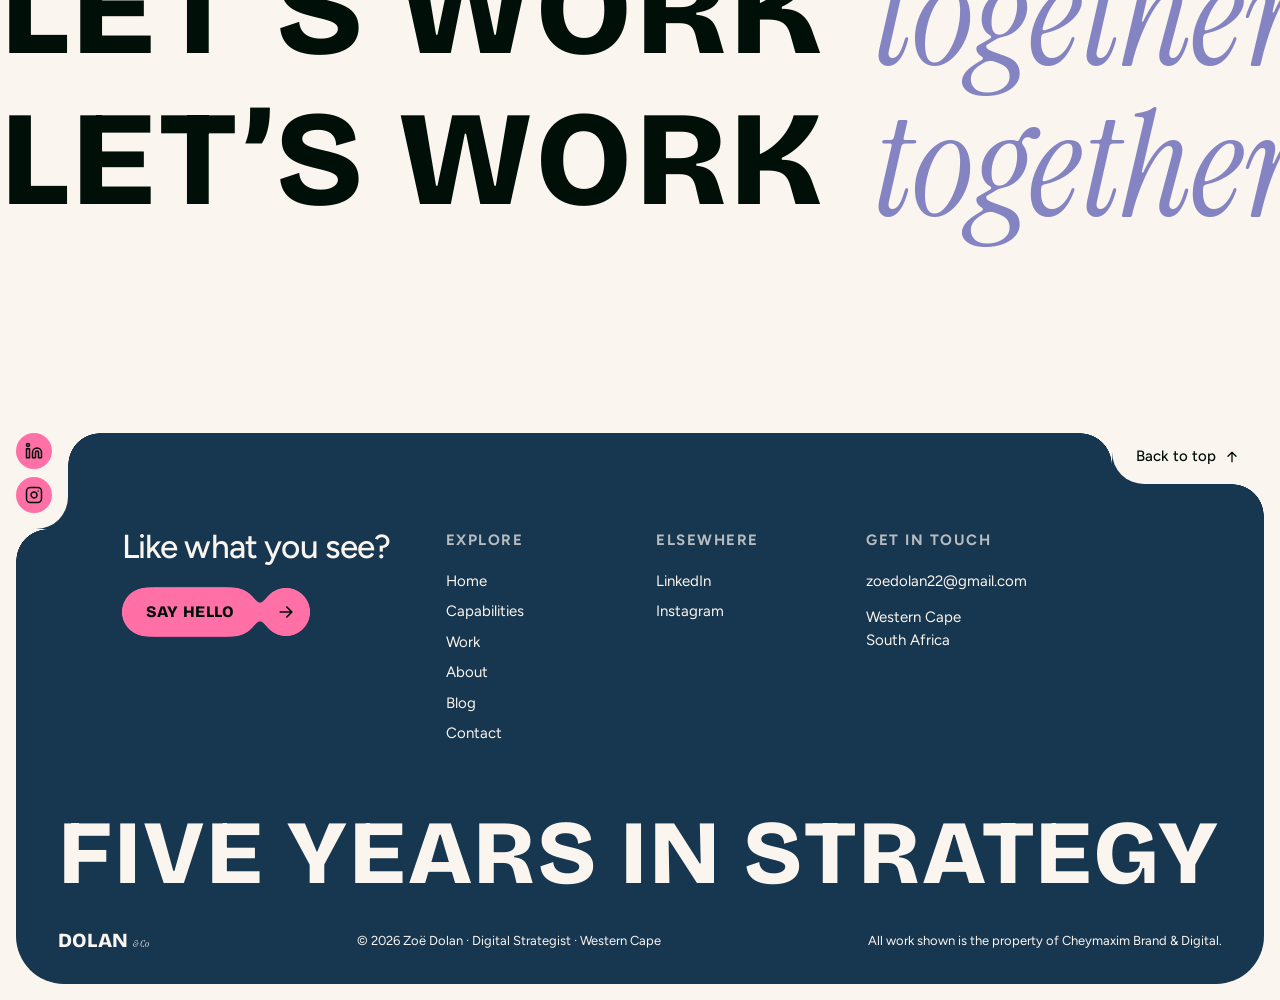
<file: work.html>
<!doctype html>
<html lang="en-ZA">
<head>
<meta charset="utf-8">
<meta name="viewport" content="width=device-width, initial-scale=1, viewport-fit=cover">
<title>Work | Dolan &amp; Co</title>
<meta name="description" content="Selected projects by Zoë Dolan: paid media, content strategy and campaign architecture for Herotel Business, HID Global, Finbond, Global Accommodation, Allan &amp; Gill Gray Philanthropies and Funda Wande.">
<meta name="theme-color" content="#faf5ef" media="(prefers-color-scheme: light)">
<meta name="theme-color" content="#000f08" media="(prefers-color-scheme: dark)">
<link rel="canonical" href="https://zoedolan22.github.io/dolanandco/work.html">
<link rel="icon" href="favicon.svg" type="image/svg+xml">
<meta property="og:type" content="website">
<meta property="og:site_name" content="Dolan &amp; Co">
<meta property="og:title" content="Work | Dolan &amp; Co">
<meta property="og:description" content="Selected projects by Zoë Dolan: paid media, content strategy and campaign architecture for Herotel Business, HID Global, Finbond, Global Accommodation, Allan &amp; Gill Gray Philanthropies and Funda Wande.">
<meta property="og:url" content="https://zoedolan22.github.io/dolanandco/work.html">
<meta property="og:image" content="https://zoedolan22.github.io/dolanandco/images/zoe-hero.jpg">
<meta name="twitter:card" content="summary_large_image">
<link rel="preload" href="fonts/BricolageGrotesque-Variable.woff2" as="font" type="font/woff2" crossorigin>
<link rel="preload" href="fonts/Figtree-Variable.woff2" as="font" type="font/woff2" crossorigin>
<script>try{var t=localStorage.getItem('dolan-theme');if(t==='light'||t==='dark')document.documentElement.setAttribute('data-theme',t)}catch(e){}</script>
<link rel="stylesheet" href="tokens.css">
<link rel="stylesheet" href="site.css">
</head>
<body>
<a class="skip" href="#main">Skip to content</a>
<svg class="goo-defs" aria-hidden="true" focusable="false"><defs><filter id="goo" x="-10%" y="-30%" width="120%" height="160%" color-interpolation-filters="sRGB"><feGaussianBlur in="SourceGraphic" stdDeviation="6" result="blur"/><feColorMatrix in="blur" mode="matrix" values="1 0 0 0 0  0 1 0 0 0  0 0 1 0 0  0 0 0 19 -8"/></filter></defs></svg>
<header class="nav" id="top">
<a class="nav__brand" href="index.html" aria-label="Dolan &amp; Co, home"><span class="wordmark display-sm">Dolan <span class="wordmark__co">&amp; Co</span></span></a>
<nav class="nav__links" aria-label="Primary"><a class="nav__link" href="capabilities.html">Capabilities<span class="nav__badge" aria-hidden="true">6</span></a><a class="nav__link" href="work.html" aria-current="page">Work</a><a class="nav__link" href="about.html">About</a><a class="nav__link" href="blog.html">Blog</a><a class="nav__link" href="contact.html">Contact</a></nav>
<div class="nav__tools">
<button class="icon-btn" type="button" data-theme-toggle aria-label="Switch to dark mode"><svg class="moon" width="20" height="20" viewBox="0 0 24 24" fill="none" stroke="currentColor" stroke-width="2" stroke-linecap="round" stroke-linejoin="round" aria-hidden="true" focusable="false"><path d="M21 12.8A9 9 0 1 1 11.2 3a7 7 0 0 0 9.8 9.8z"/></svg><svg class="sun" width="20" height="20" viewBox="0 0 24 24" fill="none" stroke="currentColor" stroke-width="2" stroke-linecap="round" stroke-linejoin="round" aria-hidden="true" focusable="false"><circle cx="12" cy="12" r="4"/><path d="M12 2v2M12 20v2M4.9 4.9l1.4 1.4M17.7 17.7l1.4 1.4M2 12h2M20 12h2M4.9 19.1l1.4-1.4M17.7 6.3l1.4-1.4"/></svg></button>
<button class="icon-btn menu-btn" type="button" data-menu-open aria-expanded="false" aria-controls="menu" aria-label="Open menu"><svg class="arrow" width="22" height="22" viewBox="0 0 24 24" fill="none" stroke="currentColor" stroke-width="2" stroke-linecap="round" stroke-linejoin="round" aria-hidden="true" focusable="false"><path d="M4 8h16M4 16h16"/></svg></button>
<a class="btn btn--joined btn--sm" href="contact.html"><span class="btn__goo" aria-hidden="true"><span class="btn__pill"></span><span class="btn__orb"></span></span><span>Say hello</span><span class="btn__icon" aria-hidden="true"><svg class="arrow" width="20" height="20" viewBox="0 0 24 24" fill="none" stroke="currentColor" stroke-width="2" stroke-linecap="round" stroke-linejoin="round" aria-hidden="true" focusable="false"><path d="M5 12h14M13 6l6 6-6 6"/></svg></span></a>
</div>
</header>
<div class="menu" id="menu" role="dialog" aria-modal="true" aria-label="Menu" hidden>
<div class="menu__top"><a class="nav__brand" href="index.html" aria-label="Dolan &amp; Co, home"><span class="wordmark display-sm">Dolan <span class="wordmark__co">&amp; Co</span></span></a>
<button class="icon-btn" type="button" data-menu-close aria-label="Close menu"><svg class="arrow" width="22" height="22" viewBox="0 0 24 24" fill="none" stroke="currentColor" stroke-width="2" stroke-linecap="round" stroke-linejoin="round" aria-hidden="true" focusable="false"><path d="M6 6l12 12M18 6L6 18"/></svg></button></div>
<p class="menu__label label">Have a look around...</p>
<nav class="menu__links" aria-label="Mobile"><a href="index.html">Home</a><a href="capabilities.html">Capabilities</a><a href="work.html">Work</a><a href="about.html">About</a><a href="blog.html">Blog</a><a href="contact.html">Contact</a></nav>
<div class="actions"><a class="btn btn--joined btn--accent" href="contact.html"><span class="btn__goo" aria-hidden="true"><span class="btn__pill"></span><span class="btn__orb"></span></span><span>Say hello</span><span class="btn__icon" aria-hidden="true"><svg class="arrow" width="20" height="20" viewBox="0 0 24 24" fill="none" stroke="currentColor" stroke-width="2" stroke-linecap="round" stroke-linejoin="round" aria-hidden="true" focusable="false"><path d="M5 12h14M13 6l6 6-6 6"/></svg></span></a></div>
</div>
<main id="main" tabindex="-1">
<section class="pagehead">
<div class="wrap">
<div class="pagehead__split"><p class="tag">Selected projects</p><h1 class="display-xl big-title headline">Work</h1></div>
</div>
</section>
<section class="section section--tight">
<div class="wrap">
<div class="work">
<div class="work__col">
<a class="project" href="herotel-business.html"><div class="project__img"><img src="images/herotel-business.jpg" alt="Herotel Business campaign creative: Fibre that doesn’t leave you gatvol" width="1000" height="1000" loading="lazy"><span class="project__orb" aria-hidden="true"><svg class="arrow" width="22" height="22" viewBox="0 0 24 24" fill="none" stroke="currentColor" stroke-width="2" stroke-linecap="round" stroke-linejoin="round" aria-hidden="true" focusable="false"><path d="M7 17L17 7M8 7h9v9"/></svg></span></div><p class="project__meta"><span>Herotel Business</span><i aria-hidden="true"></i><span>Google Ads · Lead Gen · Brand</span></p><h3 class="project__title">Campaign architecture and copywriting for an ISP targeting South African SMEs.</h3><p class="project__text">Google Performance Max and YouTube campaigns built around the brand line “With Herotel Business, it just works.” Conversion-led lead generation across regional markets.</p></a>
<article class="project"><div class="project__img"><img src="images/finbond.jpg" alt="Finbond x Cheymaxim pitch deck mockup" width="1000" height="1000" loading="lazy"></div><p class="project__meta"><span>Finbond</span><i aria-hidden="true"></i><span>Financial Services · Strategy · Content</span></p><h3 class="project__title">Multi-product campaign architecture for a financial services brand.</h3><p class="project__text">Multi-product campaign architecture for a financial services brand across diverse product categories. Structured messaging, audience segmentation, and a pitch framework built to work across channels and customer stages.</p></article>
<article class="project"><div class="project__img"><img src="images/allan-gray-philanthropies.jpg" alt="Allan &amp; Gill Gray Philanthropies campaign creative: Application Requirements" width="1000" height="1000" loading="lazy"></div><p class="project__meta"><span>Allan &amp; Gill Gray Philanthropies</span><i aria-hidden="true"></i><span>Entrepreneurship · Paid Media · Content</span></p><h3 class="project__title">Integrated digital campaign management for entrepreneurship development initiatives.</h3><p class="project__text">Integrated digital campaign management for entrepreneurship development initiatives, including application drive campaigns and content calendar coordination. Multi-workstream planning and performance reporting across an active ongoing engagement.</p></article>
</div>
<div class="work__col">
<div class="quote-card work__intro">
<span class="quote-card__mark" aria-hidden="true">“</span>
<p class="quote-card__text">Writing that converts without hollowing out the brand.</p>
<a class="btn btn--joined btn--accent" href="capabilities.html"><span class="btn__goo" aria-hidden="true"><span class="btn__pill"></span><span class="btn__orb"></span></span><span>See my capabilities</span><span class="btn__icon" aria-hidden="true"><svg class="arrow" width="20" height="20" viewBox="0 0 24 24" fill="none" stroke="currentColor" stroke-width="2" stroke-linecap="round" stroke-linejoin="round" aria-hidden="true" focusable="false"><path d="M5 12h14M13 6l6 6-6 6"/></svg></span></a>
</div>
<a class="project" href="hid-global.html"><div class="project__img"><img src="images/hid-global.jpg" alt="HID Global campaign creative: Confidence at every door" width="1000" height="1000" loading="lazy"><span class="project__orb" aria-hidden="true"><svg class="arrow" width="22" height="22" viewBox="0 0 24 24" fill="none" stroke="currentColor" stroke-width="2" stroke-linecap="round" stroke-linejoin="round" aria-hidden="true" focusable="false"><path d="M7 17L17 7M8 7h9v9"/></svg></span></div><p class="project__meta"><span>HID Global</span><i aria-hidden="true"></i><span>LinkedIn · ABM · B2B</span></p><h3 class="project__title">B2B LinkedIn campaign strategy and ad copy for a complex access control product.</h3><p class="project__text">Multi-tier audience targeting, precision segmentation, and campaign architecture built to navigate the constraints of the platform.</p></a>
<article class="project"><div class="project__img"><img src="images/global-accommodation.jpg" alt="Global Accommodation campaign creative: New Zealand in Two Weeks" width="1000" height="1000" loading="lazy"></div><p class="project__meta"><span>Global Accommodation</span><i aria-hidden="true"></i><span>Brand Development · Digital Growth</span></p><h3 class="project__title">Brand development for an international accommodation platform.</h3><p class="project__text">A two-year brand development engagement building digital presence, positioning architecture, and sustainable growth systems for an international accommodation platform from the ground up.</p></article>
<article class="project"><div class="project__img"><img src="images/funda-wande.jpg" alt="Funda Wande campaign creative: Maths is not a path, it’s a playground" width="1000" height="1000" loading="lazy"></div><p class="project__meta"><span>Funda Wande</span><i aria-hidden="true"></i><span>Education · Impact · Content Strategy</span></p><h3 class="project__title">Digital strategy and content for an education impact organisation.</h3><p class="project__text">Digital strategy and content approach for an education impact organisation working at scale in South Africa. Messaging architecture for multiple stakeholder audiences with distinct needs and different proximity to the work.</p></article>
</div>
</div>
</div>
</section>
<a class="loop" href="contact.html" aria-label="Let’s work together. Get in touch.">
<div class="loop__row" aria-hidden="true"><span>Let’s work</span><span class="accent-word">together.</span><span>Let’s work</span><span class="accent-word">together.</span></div>
<div class="loop__row loop__row--r" aria-hidden="true"><span>Let’s work</span><span class="accent-word">together.</span><span>Let’s work</span><span class="accent-word">together.</span></div>
</a>
</main>
<footer class="footer">
<a class="tab tab--tr footer__top" href="#top">Back to top <svg class="arrow" width="16" height="16" viewBox="0 0 24 24" fill="none" stroke="currentColor" stroke-width="2" stroke-linecap="round" stroke-linejoin="round" aria-hidden="true" focusable="false"><path d="M12 19V5M6 11l6-6 6 6"/></svg></a>
<div class="tab tab--tl footer__rail"><a href="https://www.linkedin.com/in/zoedolan/" aria-label="LinkedIn"><svg class="arrow" width="18" height="18" viewBox="0 0 24 24" fill="none" stroke="currentColor" stroke-width="2" stroke-linecap="round" stroke-linejoin="round" aria-hidden="true" focusable="false"><path d="M16 8a6 6 0 0 1 6 6v7h-4v-7a2 2 0 0 0-4 0v7h-4v-7a6 6 0 0 1 6-6z"/><rect x="2" y="9" width="4" height="12"/><circle cx="4" cy="4" r="2"/></svg></a><a href="https://www.instagram.com/zo.dolan/" aria-label="Instagram"><svg class="arrow" width="18" height="18" viewBox="0 0 24 24" fill="none" stroke="currentColor" stroke-width="2" stroke-linecap="round" stroke-linejoin="round" aria-hidden="true" focusable="false"><rect x="2" y="2" width="20" height="20" rx="5" ry="5"/><path d="M16 11.37A4 4 0 1 1 12.63 8 4 4 0 0 1 16 11.37z"/><path d="M17.5 6.5h.01"/></svg></a></div>
<div class="footer__grid">
<div class="footer__cta"><p class="footer__cta-t">Like what you see?</p><a class="btn btn--joined btn--accent" href="contact.html"><span class="btn__goo" aria-hidden="true"><span class="btn__pill"></span><span class="btn__orb"></span></span><span>Say hello</span><span class="btn__icon" aria-hidden="true"><svg class="arrow" width="20" height="20" viewBox="0 0 24 24" fill="none" stroke="currentColor" stroke-width="2" stroke-linecap="round" stroke-linejoin="round" aria-hidden="true" focusable="false"><path d="M5 12h14M13 6l6 6-6 6"/></svg></span></a></div>
<nav class="footer__col" aria-label="Explore"><p class="footer__h label">Explore</p><ul>
<li><a href="index.html">Home</a></li><li><a href="capabilities.html">Capabilities</a></li><li><a href="work.html">Work</a></li>
<li><a href="about.html">About</a></li><li><a href="blog.html">Blog</a></li><li><a href="contact.html">Contact</a></li></ul></nav>
<div class="footer__col"><p class="footer__h label">Elsewhere</p><ul>
<li><a href="https://www.linkedin.com/in/zoedolan/">LinkedIn</a></li><li><a href="https://www.instagram.com/zo.dolan/">Instagram</a></li></ul></div>
<div class="footer__col"><p class="footer__h label">Get in touch</p>
<p><a href="mailto:zoedolan22@gmail.com">zoedolan22@gmail.com</a></p><p>Western Cape<br>South Africa</p></div>
</div>
<div class="footer__ghostwrap"><p class="footer__ghost" aria-hidden="true">Five years in strategy</p></div>
<div class="footer__bar"><a class="nav__brand" href="index.html" aria-label="Dolan &amp; Co, home"><span class="wordmark heading">Dolan <span class="wordmark__co">&amp; Co</span></span></a>
<p>© 2026 Zoë Dolan · Digital Strategist · Western Cape</p>
<p>All work shown is the property of Cheymaxim Brand &amp; Digital.</p></div>
</footer>
<a class="badge" href="contact.html" aria-label="Say hello, get in touch">
<svg class="badge__ring" viewBox="0 0 112 112" aria-hidden="true" focusable="false"><defs><path id="ring" d="M56,56 m-43,0 a43,43 0 1,1 86,0 a43,43 0 1,1 -86,0"/></defs>
<text><textPath href="#ring" textLength="268" lengthAdjust="spacing">Say hello · Say hello · Say hello · </textPath></text></svg>
<span class="eyes" aria-hidden="true"><i><b></b></i><i><b></b></i></span></a>
<script src="site.js" defer></script>
</body>
</html>
</file>
<file: tokens.css>
/* Dolan & Co design system tokens: colour, type, spacing, radius. */
:root {
  --onyx: #000f08;
  --deep-space-blue: #17364f;
  --soft-periwinkle: #8584c2;
  --rose-kiss: #ff70a6;
  --parchment: #faf5ef;
  --rose-wash: #ff70a633;

  --surface: var(--parchment);
  --ink: var(--onyx);
  --ink-muted: var(--deep-space-blue);
  --on-ink: var(--parchment);
  --surface-panel: var(--deep-space-blue);
  --on-panel: var(--parchment);
  --surface-accent: var(--soft-periwinkle);
  --on-periwinkle: var(--onyx);
  --on-periwinkle-large: var(--parchment);
  --accent: var(--rose-kiss);
  --on-accent: var(--onyx);
  --accent-word: var(--soft-periwinkle);
  --line: var(--onyx);
  --focus-ring: var(--deep-space-blue);
  --focus-ring-on-panel: var(--parchment);
  --focus-ring-on-periwinkle: var(--onyx);

  --space-1: 4px;
  --space-2: 8px;
  --space-3: 12px;
  --space-4: 16px;
  --space-5: 24px;
  --space-6: 32px;
  --space-7: 48px;
  --space-8: 64px;
  --space-9: 96px;
  --space-10: 128px;
  --space-11: 160px;
  --space-12: 192px;

  --radius-none: 0;
  --radius-tight: 8px;
  --radius-card: 32px;
  --radius-block: 48px;
  --radius-pill: 999px;

  --border-hairline: 1px;
  --border-outline: 1.5px;
  --focus-width: 2px;
  --focus-offset: 2px;

  --font-display: "Bricolage Grotesque", "Arial Black", Arial, sans-serif;
  --font-body: "Figtree", system-ui, sans-serif;
  --font-accent: "Instrument Serif", Georgia, serif;
}

@media (prefers-color-scheme: dark) {
  :root:not([data-theme="light"]) {
    --surface: var(--onyx);
    --ink: var(--parchment);
    --ink-muted: var(--soft-periwinkle);
    --on-ink: var(--onyx);
    --accent-word: var(--rose-kiss);
    --line: var(--parchment);
    --focus-ring: var(--rose-kiss);
  }
}
:root[data-theme="dark"] {
  --surface: var(--onyx);
  --ink: var(--parchment);
  --ink-muted: var(--soft-periwinkle);
  --on-ink: var(--onyx);
  --accent-word: var(--rose-kiss);
  --line: var(--parchment);
  --focus-ring: var(--rose-kiss);
}

.display-xl { font-family: var(--font-display); font-size: 112px; line-height: 1; font-weight: 800; letter-spacing: 0.02em; }
.display-lg { font-family: var(--font-display); font-size: 72px; line-height: 1.05; font-weight: 800; letter-spacing: 0.02em; }
.display-md { font-family: var(--font-display); font-size: 48px; line-height: 1.05; font-weight: 800; letter-spacing: 0.02em; }
.display-sm { font-family: var(--font-display); font-size: 32px; line-height: 1.1; font-weight: 800; letter-spacing: 0.02em; }
.heading { font-family: var(--font-display); font-size: 20px; line-height: 1.1; font-weight: 800; letter-spacing: 0.02em; }
.numeral { font-family: var(--font-display); font-size: 40px; line-height: 1; font-weight: 800; letter-spacing: 0.02em; }
.button { font-family: var(--font-display); font-size: 16px; line-height: 1; font-weight: 800; letter-spacing: 0.02em; }
.body-lg { font-family: var(--font-body); font-size: 20px; line-height: 1.5; font-weight: 400; letter-spacing: 0; }
.body { font-family: var(--font-body); font-size: 16px; line-height: 1.5; font-weight: 400; letter-spacing: 0; }
.body-sm { font-family: var(--font-body); font-size: 14px; line-height: 1.5; font-weight: 400; letter-spacing: 0; }
.label { font-family: var(--font-body); font-size: 12px; line-height: 1.5; font-weight: 700; letter-spacing: 0.1em; }
.accent-xl { font-family: var(--font-accent); font-size: 112px; line-height: 1; font-weight: 400; letter-spacing: 0; font-style: italic; }
.accent-lg { font-family: var(--font-accent); font-size: 72px; line-height: 1; font-weight: 400; letter-spacing: 0; font-style: italic; }
.accent-md { font-family: var(--font-accent); font-size: 48px; line-height: 1; font-weight: 400; letter-spacing: 0; font-style: italic; }
.accent-sm { font-family: var(--font-accent); font-size: 32px; line-height: 1; font-weight: 400; letter-spacing: 0; font-style: italic; }

@font-face { font-family: "Bricolage Grotesque"; src: url("fonts/BricolageGrotesque-Variable.woff2") format("woff2"); font-weight: 200 800; font-style: normal; font-display: swap; }
@font-face { font-family: "Figtree"; src: url("fonts/Figtree-Variable.woff2") format("woff2"); font-weight: 300 900; font-style: normal; font-display: swap; }
@font-face { font-family: "Instrument Serif"; src: url("fonts/InstrumentSerif-Italic.woff2") format("woff2"); font-weight: 400; font-style: italic; font-display: swap; }
</file>
<file: site.css>
/* Dolan & Co website. Components and layout on top of tokens.css.
   Layout, spacing and shapes follow madebyshape.co.uk: a three-part header, a media block with a notched text card,
   a label column on the left, staggered work columns, rows of large titles, a quote block with notched tabs,
   a looping line of type, scattered images around a centred heading, and a rounded footer with a social rail. */

*, *::before, *::after { box-sizing: border-box; }
html { -webkit-text-size-adjust: 100%; scroll-behavior: smooth; }
body { margin: 0; background: var(--surface); color: var(--ink); font-family: var(--font-body); font-size: 16px; line-height: 1.5; -webkit-font-smoothing: antialiased; overflow-x: clip; }
img { display: block; max-width: 100%; height: auto; }
a { color: inherit; }
ul, ol { margin: 0; padding: 0; list-style: none; }
h1, h2, h3, h4, p, dl, dd, figure { margin: 0; }
[hidden] { display: none !important; }
:root { --gutter: clamp(20px, 4.5vw, 64px); --r: var(--radius-card); --maxw: 1312px; }

.display-xl, .display-lg, .display-md, .display-sm, .heading, .numeral, .button, .label { text-transform: uppercase; }
.accent-xl, .accent-lg, .accent-md, .accent-sm { text-transform: none; }
main:focus { outline: none; }
:focus-visible { outline: var(--focus-width) solid var(--focus-ring); outline-offset: var(--focus-offset); }

.skip { position: absolute; left: -9999px; top: var(--space-4); z-index: 100; padding: var(--space-3) var(--space-4); border-radius: var(--radius-pill); background: var(--ink); color: var(--on-ink); font-weight: 600; text-decoration: none; }
.skip:focus { left: var(--space-4); }
.sr { position: absolute; width: 1px; height: 1px; margin: -1px; padding: 0; overflow: hidden; clip: rect(0 0 0 0); white-space: nowrap; border: 0; }

/* ---------- Header ---------- */
.nav { position: sticky; top: 0; z-index: 30; display: grid; grid-template-columns: 1fr auto 1fr; align-items: center; gap: var(--space-5); padding: var(--space-4) var(--gutter); background: var(--surface); }
.nav__brand { justify-self: start; text-decoration: none; color: inherit; }
.wordmark { white-space: nowrap; }
.wordmark__co { font-family: var(--font-accent); font-style: italic; font-weight: 400; font-size: 0.5em; letter-spacing: 0; text-transform: none; }
.nav__links { display: flex; gap: var(--space-1); }
.nav__link { position: relative; display: inline-block; padding: var(--space-2) var(--space-4); border-radius: var(--radius-pill); font-weight: 500; text-decoration: none; }
.nav__link:hover { background: var(--accent); color: var(--on-accent); }
.nav__link[aria-current="page"] { text-decoration: underline; text-underline-offset: 6px; text-decoration-thickness: 1.5px; }
.nav__badge { position: absolute; top: -4px; right: -2px; min-width: 18px; height: 18px; padding: 0 5px; border-radius: 9px; background: var(--accent); color: var(--on-accent); font-size: 11px; font-weight: 700; line-height: 18px; text-align: center; }
.nav__tools { justify-self: end; display: flex; align-items: center; gap: var(--space-4); }
.icon-btn { display: grid; place-items: center; width: 40px; height: 40px; padding: 0; border: 0; border-radius: 50%; background: transparent; color: inherit; cursor: pointer; }
.icon-btn:hover { background: var(--accent); color: var(--on-accent); }
.icon-btn .moon { display: block; } .icon-btn .sun { display: none; }
:root[data-theme="dark"] .icon-btn .moon { display: none; } :root[data-theme="dark"] .icon-btn .sun { display: block; }
.menu-btn { display: none; }

/* Mobile menu */
.menu { position: fixed; inset: 0; z-index: 60; display: flex; flex-direction: column; gap: var(--space-6); padding: var(--space-4) var(--gutter) var(--space-7); background: var(--surface); overflow-y: auto; }
.menu__top { display: flex; align-items: center; justify-content: space-between; min-height: 48px; }
.menu__label { margin: var(--space-6) 0 0; }
.menu__links a { display: block; padding: var(--space-3) 0; border-bottom: var(--border-hairline) solid var(--line); font-family: var(--font-display); font-weight: 800; font-size: 40px; line-height: 1.05; letter-spacing: 0.02em; text-transform: uppercase; text-decoration: none; }
.menu__links a:hover { color: var(--accent-word); }

/* ---------- Buttons ---------- */
.goo-defs { position: absolute; width: 0; height: 0; }
.btn { --h: 48px; position: relative; display: inline-flex; align-items: center; justify-content: center; gap: var(--space-2); box-sizing: border-box; min-height: var(--h); padding: 0 var(--space-5); border: var(--border-outline) solid var(--btn-bg, var(--ink)); border-radius: var(--radius-pill); background: var(--btn-bg, var(--ink)); color: var(--btn-fg, var(--on-ink)); font-family: var(--font-display); font-size: 16px; line-height: 1; font-weight: 800; letter-spacing: 0.02em; text-transform: uppercase; text-decoration: none; white-space: nowrap; cursor: pointer; }
.btn--accent { --btn-bg: var(--accent); --btn-fg: var(--on-accent); }
.btn--quiet { background: transparent; border-color: transparent; color: var(--btn-fg-quiet, var(--ink)); padding: 0 var(--space-3); }
.btn--quiet:hover { background: var(--accent); border-color: var(--accent); color: var(--on-accent); }
.btn:not(.btn--joined):not(.btn--quiet):hover { border-color: var(--accent); background: var(--accent); color: var(--on-accent); }
.btn--accent:not(.btn--joined):hover { border-color: var(--btn-alt-bg, var(--ink)); background: var(--btn-alt-bg, var(--ink)); color: var(--btn-alt-fg, var(--on-ink)); }
.btn--sm { --h: 40px; font-size: 14px; padding: 0 var(--space-4); }
.btn--joined { isolation: isolate; border: 0; background: transparent; padding: 0 calc(var(--h) + var(--space-1) + var(--space-5)) 0 var(--space-5); }
.btn--sm.btn--joined { padding: 0 calc(var(--h) + var(--space-1) + var(--space-4)) 0 var(--space-4); }
.btn__goo { position: absolute; inset: 0; z-index: -1; pointer-events: none; filter: url(#goo); }
.btn__pill { position: absolute; top: 0; bottom: 0; left: 0; right: calc(var(--h) + var(--space-1)); border-radius: var(--radius-pill); background: var(--btn-bg, var(--ink)); }
.btn__orb { position: absolute; top: 0; right: 0; width: var(--h); height: var(--h); border-radius: 50%; background: var(--btn-bg, var(--ink)); }
.btn__icon { position: absolute; top: 0; right: 0; width: var(--h); height: var(--h); display: flex; align-items: center; justify-content: center; }
.btn--joined:hover { color: var(--btn-hover-fg, var(--on-accent)); }
.btn--joined:hover .btn__pill, .btn--joined:hover .btn__orb { background: var(--btn-hover-bg, var(--accent)); }
.btn--accent.btn--joined { --btn-hover-bg: var(--btn-alt-bg, var(--ink)); --btn-hover-fg: var(--btn-alt-fg, var(--on-ink)); }
.btn[disabled] { cursor: progress; opacity: 0.7; }
.arrow { flex: none; }

/* ---------- Sections and bands ---------- */
.section { position: relative; padding: var(--space-9) var(--gutter); }
.wrap { width: 100%; max-width: var(--maxw); margin: 0 auto; }
.band {
  --bg: var(--surface); --fg: var(--ink); --headline: var(--ink); --accent-w: var(--accent-word); --rule: var(--line); --focus: var(--focus-ring);
  --tag-bg: var(--ink); --tag-fg: var(--on-ink); --btn-bg: var(--ink); --btn-fg: var(--on-ink); --btn-alt-bg: var(--ink);
  position: relative; margin: var(--space-4); padding: var(--space-10) calc(var(--gutter) - var(--space-4)); border-radius: var(--radius-block); overflow: clip;
  background: var(--bg); color: var(--fg);
}
.band--periwinkle { --bg: var(--surface-accent); --fg: var(--on-periwinkle); --headline: var(--on-periwinkle-large); --accent-w: var(--on-periwinkle); --rule: var(--on-periwinkle); --focus: var(--focus-ring-on-periwinkle); --tag-bg: var(--onyx); --tag-fg: var(--parchment); --btn-bg: var(--onyx); --btn-fg: var(--parchment); --btn-alt-bg: var(--onyx); --btn-alt-fg: var(--parchment); --btn-fg-quiet: var(--onyx); }
.band--onyx, .band--panel { --fg: var(--parchment); --headline: var(--parchment); --accent-w: var(--rose-kiss); --rule: var(--parchment); --focus: var(--focus-ring-on-panel); --tag-bg: var(--parchment); --tag-fg: var(--onyx); --btn-bg: var(--parchment); --btn-fg: var(--onyx); --btn-alt-bg: var(--parchment); --btn-alt-fg: var(--onyx); --btn-fg-quiet: var(--parchment); }
.band--onyx { --bg: var(--onyx); }
.band--panel { --bg: var(--surface-panel); }
:root[data-theme="dark"] .band--onyx { --bg: var(--surface-panel); border: var(--border-outline) solid var(--line); }
@media (prefers-color-scheme: dark) { :root:not([data-theme="light"]) .band--onyx { --bg: var(--surface-panel); border: var(--border-outline) solid var(--line); } }
.band :focus-visible { outline-color: var(--focus); }
.band .btn--accent { --btn-bg: var(--accent); --btn-fg: var(--on-accent); }

.headline { color: var(--headline, var(--ink)); overflow-wrap: break-word; }
.headline .accent-word { text-transform: none; color: var(--accent-w, var(--accent-word)); }
.tag { display: inline-flex; align-items: center; gap: var(--space-2); font-size: 14px; font-weight: 600; line-height: 1.3; }
.tag::before { content: ""; flex: none; width: 6px; height: 6px; border-radius: 50%; background: currentColor; }
.pill { display: inline-block; padding: var(--space-2) var(--space-4); border-radius: var(--radius-pill); background: var(--tag-bg, var(--ink)); color: var(--tag-fg, var(--on-ink)); }
.pill--ghost { background: transparent; border: var(--border-outline) solid currentColor; color: inherit; }

/* Label column on the left, content from the fifth of the width */
.split { display: grid; grid-template-columns: minmax(0, 4fr) minmax(0, 8fr); gap: var(--space-5); align-items: start; }
.split__label { padding-top: 14px; }
.split--end { align-items: end; }
.statement { font-family: var(--font-body); font-weight: 500; font-size: clamp(26px, 3vw, 43px); line-height: 1.08; letter-spacing: -0.025em; color: var(--headline, var(--ink)); }
.statement .accent-word { font-family: var(--font-accent); font-style: italic; font-weight: 400; font-size: 1.12em; letter-spacing: 0; color: var(--accent-w, var(--accent-word)); }
.indent { text-indent: 25%; }
.stack { display: flex; flex-direction: column; align-items: flex-start; gap: var(--space-5); min-width: 0; }
.stack--l { gap: var(--space-6); }
.stack--xl { gap: var(--space-8); align-items: stretch; }
.actions { display: flex; flex-wrap: wrap; align-items: center; gap: var(--space-4) var(--space-5); }
.text { max-width: 40rem; color: var(--fg, var(--ink)); }
.text + .text { margin-top: var(--space-4); }
.text a, .link { text-decoration: underline; text-underline-offset: 4px; }
.text a:hover, .link:hover { background: var(--accent); color: var(--on-accent); text-decoration: none; }

/* ---------- Notched tabs: a text card cut into the corner of a media block ---------- */
.media { position: relative; border-radius: var(--radius-block); isolation: isolate; }
.tab { position: absolute; z-index: 5; background: var(--surface); color: var(--ink); }
.tab::before, .tab::after { content: ""; position: absolute; width: var(--r); height: var(--r); pointer-events: none; }
.tab--tl { top: 0; left: 0; border-bottom-right-radius: var(--r); }
.tab--tl::before { left: 100%; top: 0; background: radial-gradient(circle at 100% 100%, transparent calc(var(--r) - 0.5px), var(--surface) var(--r)); }
.tab--tl::after { left: 0; top: 100%; background: radial-gradient(circle at 100% 100%, transparent calc(var(--r) - 0.5px), var(--surface) var(--r)); }
.tab--br { right: 0; bottom: 0; border-top-left-radius: var(--r); }
.tab--br::before { right: 0; bottom: 100%; background: radial-gradient(circle at 0 0, transparent calc(var(--r) - 0.5px), var(--surface) var(--r)); }
.tab--br::after { right: 100%; bottom: 0; background: radial-gradient(circle at 0 0, transparent calc(var(--r) - 0.5px), var(--surface) var(--r)); }

/* ---------- Hero ---------- */
.hero { padding: 0 var(--gutter) var(--space-8); }
.hero__media { min-height: clamp(560px, 46vw, 680px); background: var(--soft-periwinkle); }
.hero__tab { padding: 0 var(--space-7) var(--space-6) 0; width: min(100%, 680px); }
.hero__tab .tag { margin-bottom: var(--space-4); }
.hero__title { font-size: clamp(44px, 5vw, 72px); line-height: 1; }
.hero__title .accent-xl { font-size: 1.12em; }
.hero__tab .actions { margin-top: var(--space-6); gap: var(--space-3) var(--space-4); }
.hero__stage { position: absolute; inset: 0; border-radius: inherit; overflow: hidden; }
.hero__card { position: absolute; z-index: 1; left: 7%; bottom: 10%; width: clamp(150px, 16vw, 230px); aspect-ratio: 1; object-fit: cover; border-radius: var(--radius-card); transform: rotate(-6deg); box-shadow: 0 0 0 var(--space-2) var(--parchment); }
.hero__block { position: absolute; z-index: 0; right: -6%; top: 14%; width: 40%; aspect-ratio: 1; border-radius: var(--radius-block); background: var(--deep-space-blue); }
.hero__dot { position: absolute; z-index: 0; left: 36%; bottom: 14%; width: clamp(96px, 11vw, 160px); aspect-ratio: 1; border-radius: 50%; background: var(--rose-kiss); }
.hero__portrait { position: absolute; z-index: 2; right: 12%; bottom: 0; height: 86%; aspect-ratio: 4 / 5; width: auto; object-fit: cover; object-position: 50% 12%; border-radius: var(--radius-block) var(--radius-block) 0 0; }
.chip { position: absolute; z-index: 6; right: var(--space-5); bottom: var(--space-5); display: inline-flex; align-items: center; gap: var(--space-3); padding: var(--space-2) var(--space-5) var(--space-2) var(--space-2); border-radius: var(--radius-pill); background: var(--surface); color: var(--ink); text-decoration: none; }
.chip img { width: 48px; height: 48px; border-radius: 50%; object-fit: cover; object-position: 50% 15%; }
.chip__t { display: block; font-size: 14px; font-weight: 600; line-height: 1.2; }
.chip__s { display: block; font-size: 13px; line-height: 1.2; }
.chip:hover { background: var(--accent); color: var(--on-accent); }

/* ---------- Brand strip ---------- */
.brands { display: grid; grid-template-columns: repeat(6, minmax(0, 1fr)); gap: var(--space-5); align-items: center; padding: var(--space-8) 0 0; }
.brands li { text-align: center; font-family: var(--font-display); font-weight: 800; font-size: 18px; line-height: 1.1; letter-spacing: 0.02em; text-transform: uppercase; opacity: 0.9; }

/* ---------- Work ---------- */
.work { display: grid; grid-template-columns: repeat(2, minmax(0, 1fr)); gap: var(--space-6); align-items: start; }
.work__col { display: flex; flex-direction: column; gap: var(--space-8); min-width: 0; }
.work__intro { padding-bottom: var(--space-3); }
.project { position: relative; display: block; color: inherit; text-decoration: none; }
.project__img { position: relative; overflow: hidden; border-radius: var(--radius-card); aspect-ratio: 1 / 1; background: var(--surface-accent); }
.project__img img { width: 100%; height: 100%; object-fit: cover; transition: transform 0.5s ease; }
a.project:hover .project__img img { transform: scale(1.03); }
.project__orb { position: absolute; top: var(--space-3); right: var(--space-3); display: grid; place-items: center; width: var(--space-7); height: var(--space-7); border-radius: 50%; background: var(--accent); color: var(--on-accent); }
.project__meta { display: flex; flex-wrap: wrap; align-items: center; gap: var(--space-2); margin-top: var(--space-5); font-size: 13px; font-weight: 500; line-height: 1.3; }
.project__meta i { width: 6px; height: 6px; border-radius: 50%; background: currentColor; }
.project__title { margin-top: var(--space-2); max-width: 24ch; font-family: var(--font-body); font-weight: 500; font-size: clamp(22px, 2.2vw, 32px); line-height: 1.12; letter-spacing: -0.02em; }
a.project:hover .project__title { text-decoration: underline; text-underline-offset: 5px; text-decoration-thickness: 1.5px; }
.project__text { margin-top: var(--space-3); max-width: 44ch; font-size: 15px; }
.cta-center { display: flex; flex-direction: column; align-items: center; gap: var(--space-4); padding: var(--space-8) 0 var(--space-5); text-align: center; }
.cta-center__t { font-family: var(--font-body); font-weight: 500; font-size: clamp(32px, 3.4vw, 48px); line-height: 1; letter-spacing: -0.025em; }

/* Quote card inside the work column */
.quote-card { display: flex; flex-direction: column; gap: var(--space-4); }
.quote-card__mark { font-family: var(--font-accent); font-style: italic; font-size: 64px; line-height: 0.6; color: var(--accent-word); }
.quote-card__text { font-family: var(--font-body); font-weight: 500; font-size: clamp(22px, 2.2vw, 32px); line-height: 1.12; letter-spacing: -0.02em; text-indent: 12%; }
.person { display: inline-flex; align-items: center; gap: var(--space-3); }
.person img { width: 44px; height: 44px; border-radius: var(--space-3); object-fit: cover; object-position: 50% 15%; }
.person b { display: block; font-size: 14px; font-weight: 600; line-height: 1.25; }
.person span { display: block; font-size: 12px; line-height: 1.25; }

/* ---------- Capability rows ---------- */
.rows { margin-top: var(--space-8); border-top: var(--border-hairline) solid var(--rule); }
.row { border-bottom: var(--border-hairline) solid var(--rule); }
.row__link { display: grid; grid-template-columns: var(--space-7) minmax(0, 1fr) var(--space-7); align-items: center; gap: var(--space-5); padding: var(--space-5) 0; color: inherit; text-decoration: none; }
.row__n { display: grid; place-items: center; width: var(--space-7); height: var(--space-7); border-radius: 50%; background: var(--accent); color: var(--on-accent); }
.row__title { color: var(--headline); }
.orb { display: grid; place-items: center; width: var(--space-7); height: var(--space-7); border: var(--border-outline) solid currentColor; border-radius: 50%; color: var(--fg); }
.row__link:hover .orb { border-color: var(--accent); background: var(--accent); color: var(--on-accent); }
.row__link:hover .row__title { color: var(--accent-w); }
.row__link:focus-visible { border-radius: var(--radius-card); }

/* ---------- Quote block with notched tabs ---------- */
.quote { min-height: clamp(460px, 38vw, 540px); background: var(--soft-periwinkle); color: var(--onyx); }
.quote__tab { padding: 0 var(--space-7) var(--space-6) 0; width: min(100%, 600px); }
.quote__tab .quote-card__text { text-indent: 0; font-size: clamp(26px, 3vw, 43px); line-height: 1.08; letter-spacing: -0.025em; }
.quote__tab .person { margin-top: var(--space-5); padding: var(--space-2) var(--space-5) var(--space-2) var(--space-2); border-radius: var(--radius-pill); background: var(--ink); color: var(--on-ink); }
.quote__tab .person img { border-radius: 50%; width: 40px; height: 40px; }
.quote__tab2 { display: flex; flex-wrap: wrap; gap: var(--space-3); padding: var(--space-5) 0 0 var(--space-5); }
.quote__imgs { position: absolute; z-index: 1; right: 3%; top: 10%; display: flex; gap: var(--space-5); }
.quote__imgs img { width: clamp(130px, 13vw, 190px); aspect-ratio: 1; object-fit: cover; border-radius: var(--radius-card); box-shadow: 0 0 0 var(--space-2) var(--parchment); }
.quote__imgs img:nth-child(1) { transform: rotate(-5deg) translateY(var(--space-7)); }
.quote__imgs img:nth-child(2) { transform: rotate(3deg); }
.quote__imgs img:nth-child(3) { transform: rotate(-3deg) translateY(var(--space-8)); }

/* ---------- Where I work ---------- */
.where__body { gap: var(--space-6); }
.where__body .text { font-size: 15px; }
.where__body .text + .text { margin-top: 0; }

/* ---------- Looping type ---------- */
.loop { overflow: hidden; padding: var(--space-5) 0 var(--space-9); }
.loop__row { display: flex; width: max-content; font-family: var(--font-display); font-weight: 800; font-size: clamp(64px, 10.5vw, 168px); line-height: 1.02; letter-spacing: 0.02em; text-transform: uppercase; white-space: nowrap; animation: loop-l 48s linear infinite; }
.loop__row--r { animation-name: loop-r; }
.loop__row span { padding-right: 0.35em; }
.loop__row .accent-word { font-family: var(--font-accent); font-style: italic; font-weight: 400; text-transform: none; color: var(--accent-word); font-size: 1.1em; letter-spacing: 0; }
@keyframes loop-l { to { transform: translateX(-50%); } }
@keyframes loop-r { from { transform: translateX(-50%); } to { transform: translateX(0); } }

/* ---------- Blog on the home page ---------- */
.blog-row { display: grid; grid-template-columns: minmax(0, 4fr) minmax(0, 8fr); gap: var(--space-6); align-items: start; }
.blog-row__side { display: flex; flex-direction: column; align-items: flex-start; gap: var(--space-5); min-height: 100%; }
.arrows { display: flex; gap: var(--space-3); margin-top: var(--space-8); }
.arrows .icon-btn { width: 40px; height: 40px; background: var(--ink); color: var(--on-ink); }
.arrows .icon-btn[aria-disabled="true"] { background: transparent; color: var(--ink); border: var(--border-hairline) solid var(--line); opacity: 0.5; cursor: not-allowed; }

/* Empty state used on the home page and on the blog page */
.empty { position: relative; overflow: clip; display: grid; place-items: center; align-content: center; gap: var(--space-4); min-height: 360px; padding: var(--space-8) var(--space-6); border: var(--border-outline) dashed var(--line); border-radius: var(--radius-block); text-align: center; isolation: isolate; }
.empty::before { content: ""; position: absolute; z-index: -1; left: -40px; bottom: -60px; width: 200px; aspect-ratio: 1; border-radius: var(--radius-block); background: var(--soft-periwinkle); }
.empty::after { content: ""; position: absolute; z-index: -1; right: 56px; top: 40px; width: 88px; aspect-ratio: 1; border-radius: 50%; background: var(--rose-kiss); }
.empty__title { font-family: var(--font-body); font-weight: 500; font-size: clamp(28px, 3vw, 43px); line-height: 1.08; letter-spacing: -0.025em; }
.empty__text { max-width: 36rem; }

/* ---------- Scattered images around a centred heading ---------- */
.ai { position: relative; display: grid; place-items: center; min-height: 640px; padding: var(--space-9) var(--gutter); text-align: center; overflow: clip; }
.ai__inner { position: relative; z-index: 2; display: flex; flex-direction: column; align-items: center; gap: var(--space-5); max-width: 760px; }
.ai__title { font-size: clamp(40px, 5vw, 72px); line-height: 1; }
.ai__title .accent-lg { font-size: 1.1em; }
.ai__pills { display: flex; flex-wrap: wrap; justify-content: center; gap: var(--space-3); }
.ai__img { position: absolute; z-index: 1; border-radius: var(--radius-card); object-fit: cover; aspect-ratio: 1; }
.ai__img--1 { left: 3%; top: 16%; width: clamp(110px, 12vw, 180px); transform: rotate(-4deg); }
.ai__img--2 { left: -2%; bottom: 8%; width: clamp(90px, 8vw, 120px); transform: rotate(5deg); }
.ai__img--3 { left: 24%; bottom: 6%; width: clamp(72px, 7vw, 100px); transform: rotate(-3deg); }
.ai__img--4 { right: 20%; top: 8%; width: clamp(100px, 9vw, 130px); transform: rotate(4deg); }
.ai__img--5 { right: 6%; top: 36%; width: clamp(90px, 8vw, 120px); transform: rotate(-5deg); }
.ai__img--6 { right: 2%; bottom: 6%; width: clamp(120px, 12vw, 180px); transform: rotate(3deg); }

/* ---------- Footer ---------- */
.footer { --bg: var(--surface-panel); position: relative; margin: var(--space-4); margin-top: var(--space-9); padding: var(--space-9) calc(var(--gutter) - var(--space-4)) var(--space-6); border-radius: var(--radius-block); background: var(--surface-panel); color: var(--on-panel); }
.footer :focus-visible { outline-color: var(--focus-ring-on-panel); }
:root[data-theme="dark"] .footer { border: var(--border-outline) solid var(--line); }
@media (prefers-color-scheme: dark) { :root:not([data-theme="light"]) .footer { border: var(--border-outline) solid var(--line); } }
.footer__top { display: inline-flex; align-items: center; gap: var(--space-2); padding: var(--space-3) var(--space-5) var(--space-4) var(--space-5); font-weight: 500; font-size: 15px; text-decoration: none; }
.footer__top:hover { color: var(--accent-word); }
.footer__rail { display: flex; flex-direction: column; gap: var(--space-2); padding: 0 var(--space-4) var(--space-4) 0; }
.footer__rail a { display: grid; place-items: center; width: 36px; height: 36px; border-radius: 50%; background: var(--accent); color: var(--on-accent); text-decoration: none; }
.footer__rail a:hover { background: var(--ink); color: var(--on-ink); }
.footer__grid { display: grid; grid-template-columns: minmax(0, 4fr) minmax(0, 2fr) minmax(0, 2fr) minmax(0, 4fr); gap: var(--space-6); max-width: var(--maxw); margin: 0 auto; }
.footer__cta { display: flex; flex-direction: column; align-items: flex-start; gap: var(--space-5); padding-left: var(--space-8); }
.footer__cta-t { font-family: var(--font-body); font-weight: 500; font-size: clamp(28px, 2.6vw, 36px); line-height: 1.05; letter-spacing: -0.025em; }
.footer__h { margin-bottom: var(--space-4); font-size: 14px; opacity: 0.7; }
.footer__col a { display: inline-block; padding: 2px 0; font-size: 15px; text-decoration: none; }
.footer__col a:hover { text-decoration: underline; text-underline-offset: 4px; }
.footer__col li + li { margin-top: var(--space-1); }
.footer__col p { font-size: 15px; }
.footer__col p + p { margin-top: var(--space-3); }
.footer__ghostwrap { max-width: var(--maxw); margin: var(--space-8) auto var(--space-6); container-type: inline-size; }
.footer__ghost { display: block; font-family: var(--font-display); font-weight: 800; font-size: calc(100cqw / 12.9); line-height: 0.95; letter-spacing: 0.02em; text-transform: uppercase; white-space: nowrap; color: var(--on-panel); }
.footer__bar { display: flex; flex-wrap: wrap; align-items: center; justify-content: space-between; gap: var(--space-3) var(--space-6); max-width: var(--maxw); margin: 0 auto; font-size: 13px; }
.footer__bar a { text-decoration: none; }
.footer__bar a:hover { text-decoration: underline; text-underline-offset: 4px; }

/* ---------- Badge that follows the page ---------- */
.badge { position: fixed; right: var(--space-6); bottom: var(--space-5); z-index: 50; display: grid; place-items: center; width: 112px; height: 112px; border-radius: 50%; background: var(--rose-kiss); color: var(--onyx); text-decoration: none; box-shadow: 0 0 0 var(--space-1) var(--surface); }
.badge__ring { position: absolute; inset: 0; width: 100%; height: 100%; animation: spin 24s linear infinite; }
.badge__ring text { font-family: var(--font-display); font-weight: 800; font-size: 10.5px; letter-spacing: 0.04em; text-transform: uppercase; fill: currentColor; }
.eyes { position: relative; display: flex; gap: 4px; }
.eyes i { position: relative; display: block; width: 20px; height: 24px; border-radius: 50%; background: #fff; box-shadow: inset 0 0 0 1.5px var(--onyx); }
.eyes b { position: absolute; left: 50%; top: 50%; width: 9px; height: 9px; margin: -4.5px 0 0 -4.5px; border-radius: 50%; background: var(--onyx); }
@keyframes spin { to { transform: rotate(360deg); } }
.badge:hover .badge__ring { animation-duration: 8s; }

/* ---------- Page heads ---------- */
.pagehead { padding: var(--space-6) var(--gutter) var(--space-9); }
.pagehead__split { display: grid; grid-template-columns: minmax(0, 4fr) minmax(0, 8fr); gap: var(--space-5); align-items: start; }
.pagehead__split .tag { padding-top: 14px; }
.pagehead__lead { margin-top: var(--space-8); margin-left: calc(100% / 3 * 1); max-width: 36rem; font-family: var(--font-body); font-weight: 500; font-size: clamp(22px, 2.1vw, 30px); line-height: 1.15; letter-spacing: -0.02em; }
.pagehead__lead { margin-left: auto; margin-right: 0; }
.big-title { font-size: clamp(44px, 6vw, 88px); line-height: 1; }
.big-title .accent-xl, .big-title .accent-lg { font-size: 1.1em; }

/* Capability sections */
.cap { display: grid; grid-template-columns: minmax(0, 4fr) minmax(0, 8fr); gap: var(--space-5); padding: var(--space-8) 0; border-top: var(--border-hairline) solid var(--line); scroll-margin-top: var(--space-10); }
.cap__n { display: grid; place-items: center; width: var(--space-7); height: var(--space-7); border-radius: 50%; background: var(--accent); color: var(--on-accent); }
.cap__title { font-size: clamp(36px, 5.6vw, 84px); line-height: 1; }
.cap__text { margin-top: var(--space-6); max-width: 36rem; }
.cap__link { margin-top: var(--space-5); margin-left: calc(var(--space-3) * -1); }

/* Fact blocks */
.facts { display: grid; grid-template-columns: repeat(4, minmax(0, 1fr)); gap: var(--space-5); }
.fact { display: flex; flex-direction: column-reverse; align-items: flex-start; gap: var(--space-2); padding: var(--space-6); border-radius: var(--radius-card); background: var(--tag-bg, var(--ink)); color: var(--tag-fg, var(--on-ink)); }
.fact__n { overflow-wrap: anywhere; }
.fact__l { text-transform: uppercase; }
.fact:nth-child(1) { --tag-bg: var(--soft-periwinkle); --tag-fg: var(--onyx); }
.fact:nth-child(2) { --tag-bg: var(--rose-kiss); --tag-fg: var(--onyx); }
.fact:nth-child(3) { --tag-bg: var(--deep-space-blue); --tag-fg: var(--parchment); }
.fact:nth-child(4) { --tag-bg: var(--onyx); --tag-fg: var(--parchment); }
:root[data-theme="dark"] .fact:nth-child(4) { --tag-bg: var(--parchment); --tag-fg: var(--onyx); }

/* About fan of images */
.fan { position: relative; display: flex; justify-content: center; align-items: center; gap: var(--space-3); margin: var(--space-8) 0 var(--space-7); padding: var(--space-8) 0; }
.fan img { width: clamp(120px, 17vw, 260px); aspect-ratio: 4 / 5; object-fit: cover; object-position: 50% 15%; border-radius: var(--radius-card); flex: none; }
.fan img:nth-child(1) { transform: translateY(70px) rotate(-14deg); }
.fan img:nth-child(2) { transform: translateY(22px) rotate(-7deg); }
.fan img:nth-child(3) { transform: translateY(-14px) rotate(0); }
.fan img:nth-child(4) { transform: translateY(22px) rotate(7deg); }
.fan img:nth-child(5) { transform: translateY(70px) rotate(14deg); }
.about-hero { text-align: center; padding: var(--space-6) var(--gutter) var(--space-9); overflow: clip; }
.about-hero .actions { justify-content: center; margin-top: var(--space-7); }

/* Tag list */
.tags { display: flex; flex-wrap: wrap; gap: var(--space-3); }

/* ---------- Case studies ---------- */
.case-top { display: flex; flex-wrap: wrap; align-items: center; justify-content: space-between; gap: var(--space-4); padding: var(--space-2) var(--gutter) var(--space-5); }
.case-pills { display: flex; flex-wrap: wrap; gap: var(--space-2); }
.case-pills .pill { background: var(--rose-wash); color: var(--ink); font-size: 14px; font-weight: 500; padding: var(--space-2) var(--space-4); }
.case-meta { font-size: 14px; font-weight: 500; display: inline-flex; align-items: center; gap: var(--space-2); }
.case-meta i { width: 6px; height: 6px; border-radius: 50%; background: currentColor; }
.case-hero { padding: 0 var(--gutter); }
.case-hero__media { aspect-ratio: 16 / 9; max-height: 720px; width: 100%; background: var(--soft-periwinkle); border-radius: var(--radius-block); }
.case-hero__media > img { position: absolute; inset: 0; width: 100%; height: 100%; object-fit: cover; object-position: 50% 30%; border-radius: inherit; }
.case-hero__tab { padding: var(--space-2) var(--space-7) var(--space-6) 0; width: min(100%, 760px); }
.case-hero__tab h1 { font-size: clamp(36px, 5.4vw, 80px); line-height: 1; }
.case-hero__chip { position: absolute; z-index: 6; left: 50%; bottom: var(--space-5); transform: translateX(-50%); }
.case-intro { display: grid; grid-template-columns: minmax(0, 6fr) minmax(0, 6fr); gap: var(--space-8); padding: var(--space-9) var(--gutter) var(--space-8); align-items: start; }
.case-intro .statement { max-width: 18em; }
.case-intro__body { display: flex; flex-direction: column; gap: var(--space-4); font-size: 15px; max-width: 40rem; }
.case-facts { display: grid; grid-template-columns: repeat(3, minmax(0, 1fr)); gap: var(--space-5); margin-top: var(--space-5); }
.case-facts dt { font-size: 12px; opacity: 0.75; }
.case-facts dd { font-weight: 500; font-size: 18px; line-height: 1.25; }
.subhead { margin: 0 0 var(--space-4); color: var(--fg); }
.olist { border-top: var(--border-hairline) solid var(--rule); width: 100%; }
.olist li { display: grid; grid-template-columns: var(--space-7) minmax(0, 1fr); gap: var(--space-4); align-items: center; padding: var(--space-4) 0; border-bottom: var(--border-hairline) solid var(--rule); }
.olist .row__n { width: var(--space-7); height: var(--space-7); }
.gallery { display: grid; grid-template-columns: repeat(3, minmax(0, 1fr)); gap: var(--space-5); }
.gallery img { width: 100%; aspect-ratio: 1; object-fit: cover; border-radius: var(--radius-card); }
.stats { display: grid; grid-template-columns: repeat(3, minmax(0, 1fr)); gap: var(--space-5); }
.stat { display: flex; flex-direction: column; align-items: flex-start; gap: var(--space-2); padding: var(--space-6); border-radius: var(--radius-card); background: var(--tag-bg, var(--ink)); color: var(--tag-fg, var(--on-ink)); }
.stat__n { overflow-wrap: anywhere; }
.stat__d { color: var(--rose-kiss); text-transform: uppercase; }
.two { display: grid; grid-template-columns: minmax(0, 1fr) minmax(0, 1fr); gap: var(--space-8); align-items: start; width: 100%; }

/* ---------- Blog archive ---------- */
.filters { display: flex; flex-wrap: wrap; align-items: baseline; gap: 0 var(--space-5); font-family: var(--font-body); font-weight: 500; font-size: clamp(32px, 4vw, 56px); line-height: 1.12; letter-spacing: -0.03em; }
.filters button { display: inline-flex; align-items: flex-start; gap: 4px; padding: 0; border: 0; background: none; color: var(--ink); opacity: 0.32; font: inherit; letter-spacing: inherit; cursor: pointer; }
.filters button:hover, .filters button[aria-pressed="true"] { opacity: 1; }
.filters sup { margin-top: 0.5em; font-size: 12px; font-weight: 600; letter-spacing: 0; }
.posts { display: grid; grid-template-columns: repeat(3, minmax(0, 1fr)); gap: var(--space-8) var(--space-6); }
.post { display: block; color: inherit; text-decoration: none; }
.post__img { aspect-ratio: 3 / 2; border-radius: var(--radius-card); overflow: hidden; background: var(--surface-accent); }
.post__img img { width: 100%; height: 100%; object-fit: cover; }
.post__meta { display: flex; align-items: center; gap: var(--space-2); margin-top: var(--space-4); font-size: 13px; font-weight: 500; }
.post__meta i { width: 6px; height: 6px; border-radius: 50%; background: currentColor; }
.post__title { margin-top: var(--space-2); font-family: var(--font-body); font-weight: 500; font-size: 20px; line-height: 1.2; letter-spacing: -0.015em; }
.post:hover .post__title { text-decoration: underline; text-underline-offset: 4px; }
.post__excerpt { margin-top: var(--space-2); font-size: 14px; }
.posts:empty { display: none; }

/* ---------- Contact ---------- */
.form { display: flex; flex-direction: column; gap: var(--space-5); width: 100%; max-width: 40rem; }
.field { display: flex; flex-direction: column; gap: var(--space-1); color: var(--ink); }
.field__label { padding-left: var(--space-4); }
.field__control { width: 100%; padding: var(--space-3) var(--space-5); border: var(--border-outline) solid var(--line); border-radius: var(--radius-card); background: var(--surface); color: var(--ink); font: inherit; }
.field__control::placeholder { color: var(--ink-muted); opacity: 1; }
textarea.field__control { resize: vertical; min-height: 160px; }
.field__error { align-self: flex-start; padding: var(--space-1) var(--space-3); border-radius: var(--radius-pill); background: var(--accent); color: var(--on-accent); }
.honey { position: absolute; left: -9999px; width: 1px; height: 1px; opacity: 0; }
.form__ok { color: var(--ink); }
.rules { border-top: var(--border-hairline) solid var(--rule); color: var(--fg); }
.rules li { display: grid; grid-template-columns: minmax(120px, 1fr) 2fr; gap: var(--space-5); align-items: baseline; padding: var(--space-5) 0; border-bottom: var(--border-hairline) solid var(--rule); }
.inline { display: inline-flex; flex-wrap: wrap; align-items: center; gap: var(--space-4); }
.email { font-size: 20px; user-select: all; overflow-wrap: anywhere; }

/* ---------- 404 ---------- */
.nf { position: relative; min-height: 560px; display: flex; align-items: center; background: var(--surface); overflow: clip; }
.nf__block { position: absolute; z-index: 0; right: -160px; top: 50%; transform: translateY(-50%); width: min(40%, 440px); aspect-ratio: 1; border-radius: var(--radius-block); background: var(--soft-periwinkle); }
.nf__dot { position: absolute; z-index: 0; right: calc(min(40%, 440px) - 240px); bottom: 4%; width: 160px; aspect-ratio: 1; border-radius: 50%; background: var(--rose-kiss); }
.nf__text { position: relative; z-index: 1; }

/* ---------- Tablet ---------- */
@media (max-width: 1100px) {
  .brands { grid-template-columns: repeat(3, minmax(0, 1fr)); row-gap: var(--space-6); }
  .footer__grid { grid-template-columns: repeat(2, minmax(0, 1fr)); }
  .footer__cta { grid-column: 1 / -1; padding-left: var(--space-8); }
  .facts { grid-template-columns: repeat(2, minmax(0, 1fr)); }
  .posts { grid-template-columns: repeat(2, minmax(0, 1fr)); }
}
@media (max-width: 960px) {
  .display-xl, .accent-xl { font-size: 72px; }
  .display-lg, .accent-lg { font-size: 48px; }
  .display-md, .accent-md { font-size: 40px; }
  .nav { position: static; grid-template-columns: 1fr auto; }
  .nav__links, .nav__tools .btn { display: none; }
  .menu-btn { display: grid; }
  .band { padding-top: var(--space-9); padding-bottom: var(--space-9); }
  .section { padding-top: var(--space-8); padding-bottom: var(--space-8); }
  .split, .pagehead__split, .cap, .blog-row, .case-intro, .two { grid-template-columns: minmax(0, 1fr); gap: var(--space-5); }
  .split__label, .where__label, .pagehead__split .tag { padding-top: 0; }
  .indent { text-indent: 0; }
  .pagehead__lead { margin-left: 0; margin-top: var(--space-6); }
  .hero__media { min-height: 0; padding-bottom: 0; display: flex; flex-direction: column; }
  .hero__tab { position: relative; width: 100%; padding-right: var(--space-5); }
  .hero__tab { border-radius: 0 0 var(--r) 0; }
  .hero__stage { position: relative; height: clamp(320px, 62vw, 460px); margin-top: var(--space-3); }
  .hero__portrait { height: 100%; right: 10%; }
  .hero__stage { border-radius: 0 0 var(--radius-block) var(--radius-block); }
  .hero__card { left: 4%; bottom: 8%; width: clamp(110px, 24vw, 170px); }
  .hero__block { top: 10%; }
  .quote { display: flex; flex-direction: column; }
  .quote__tab { position: relative; width: 100%; padding-right: var(--space-5); border-radius: 0 0 var(--r) 0; }
  .quote__imgs { position: relative; right: auto; top: auto; justify-content: center; padding: var(--space-8) var(--space-5) var(--space-9); }
  .quote__tab2 { position: absolute; }
  .stats, .gallery { grid-template-columns: repeat(2, minmax(0, 1fr)); }
  .row__title { font-size: 36px; }
  .loop__row { font-size: clamp(56px, 14vw, 120px); }
  .ai__img--3, .ai__img--5 { display: none; }
  .footer__rail { display: none; }
  .footer__cta { padding-left: 0; }
  .fan img { width: clamp(90px, 18vw, 160px); }
  .fan img:nth-child(1), .fan img:nth-child(5) { display: none; }
  .badge { display: none; }
  .work { grid-template-columns: minmax(0, 1fr); gap: var(--space-8); }
  .work__col { gap: var(--space-8); }
  .case-hero__media { aspect-ratio: 4 / 3; }
}

/* ---------- Phone ---------- */
@media (max-width: 600px) {
  .display-xl, .accent-xl { font-size: 44px; }
  .display-lg, .accent-lg { font-size: 36px; }
  .display-md, .accent-md { font-size: 30px; }
  .band { margin: var(--space-2); padding: var(--space-8) calc(var(--gutter) - var(--space-2)); border-radius: 32px; }
  .footer { margin: var(--space-2); margin-top: var(--space-8); padding: var(--space-8) calc(var(--gutter) - var(--space-2)) var(--space-5); border-radius: 32px; }
  .section { padding-top: var(--space-7); padding-bottom: var(--space-7); }
  .nav { padding-top: var(--space-3); padding-bottom: var(--space-3); }
  .hero { padding-bottom: var(--space-6); }
  .brands { grid-template-columns: repeat(2, minmax(0, 1fr)); }
  .facts, .stats, .gallery, .posts, .case-facts { grid-template-columns: minmax(0, 1fr); }
  .row__link { grid-template-columns: var(--space-7) minmax(0, 1fr); gap: var(--space-4); }
  .row__link .orb { display: none; }
  .row__title { font-size: 26px; }
  .rules li { grid-template-columns: minmax(0, 1fr); gap: var(--space-1); }
  .footer__grid { grid-template-columns: minmax(0, 1fr); }
  .quote__imgs img { width: 36vw; }
  .quote__imgs { gap: var(--space-3); }
  .quote__imgs img:nth-child(3) { display: none; }
  .ai { min-height: 560px; }
  .ai__img--2, .ai__img--4 { display: none; }
  .ai__img--1 { top: 4%; left: 4%; width: 82px; }
  .ai__img--6 { bottom: 3%; right: 4%; width: 92px; }
  .fan img { width: 30vw; }
  .case-hero__tab { padding-right: var(--space-5); }
  .menu__links a { font-size: 32px; }
  .nf__dot { display: none; }
  .nf__block { width: 56%; top: auto; bottom: -40px; right: -15%; transform: none; }
  .filters { gap: 0 var(--space-4); }
  .where__body .btn { margin-top: var(--space-5); }
}

@media (prefers-reduced-motion: reduce) {
  html { scroll-behavior: auto; }
  .loop__row, .badge__ring { animation: none; }
  .project__img img { transition: none; }
}

/* ---------- Additions ---------- */
blockquote { margin: 0; }
.accent-word { font-family: var(--font-accent); font-style: italic; font-weight: 400; letter-spacing: 0; text-transform: none; font-size: 1.1em; }
.headline .accent-word { color: var(--accent-w, var(--accent-word)); }
.section--tight { padding-top: var(--space-5); padding-bottom: var(--space-7); }
.tab--tr { top: 0; right: 0; border-bottom-left-radius: var(--r); }
.tab--tr::before { right: 100%; top: 0; background: radial-gradient(circle at 0 100%, transparent calc(var(--r) - 0.5px), var(--surface) var(--r)); }
.tab--tr::after { right: 0; top: 100%; background: radial-gradient(circle at 0 100%, transparent calc(var(--r) - 0.5px), var(--surface) var(--r)); }
.row__n, .cap__n { font-size: 22px; }
.cta-left { display: flex; flex-direction: column; align-items: flex-start; gap: var(--space-4); padding-top: var(--space-6); }
.cta-left .cta-center__t { max-width: none; }
.chip--text { padding: var(--space-3) var(--space-5); font-family: var(--font-display); font-weight: 800; font-size: 14px; letter-spacing: 0.02em; text-transform: uppercase; }
.loop { display: block; color: inherit; text-decoration: none; }
.loop:hover .accent-word { color: var(--ink); }
.footer__col ul { margin: 0; }
.btn--quiet svg { flex: none; }
.form__fail { color: var(--ink); }
.statement + .actions { margin-top: 0; }
.section--quote { position: relative; z-index: 2; margin-top: calc(var(--space-9) * -0.75); padding-top: 0; }
.cap .btn--quiet { margin: var(--space-4) 0 0 calc(var(--space-3) * -1); }
.quote-card { align-items: flex-start; }
.chip--text { right: auto; left: var(--space-5); }
.stats { margin-top: var(--space-8); }
.olist li > span:last-child { font-size: 20px; font-weight: 500; line-height: 1.25; }
.filters sup { font-size: 14px; font-weight: 700; line-height: 1; margin-top: 0.6em; }
.row__n svg { width: 20px; height: 20px; }
.btn--quiet { margin-left: calc(var(--space-3) * -1); }
@media (max-width: 960px) {
  .hero__tab, .quote__tab, .case-hero__tab { width: fit-content; max-width: calc(100% - var(--r)); padding-right: var(--space-5); }
  .section--quote { margin-top: 0; padding-top: var(--space-5); }
  .hero__media { padding-top: 0; }
}
@media (max-width: 600px) {
  .hero__card { display: none; }
  .hero__tab { padding-bottom: var(--space-5); }
  .hero__tab .actions { flex-direction: column; align-items: flex-start; }
  .hero__tab .btn--quiet { margin-left: 0; padding-left: 0; }
  .hero__stage { height: 360px; }
  .hero__dot { left: 8%; bottom: 8%; width: 96px; }
  .hero__portrait { right: 6%; }
  .chip { right: var(--space-3); bottom: var(--space-3); }
}
.quote__tab .tag { margin-bottom: var(--space-3); }
</file>
